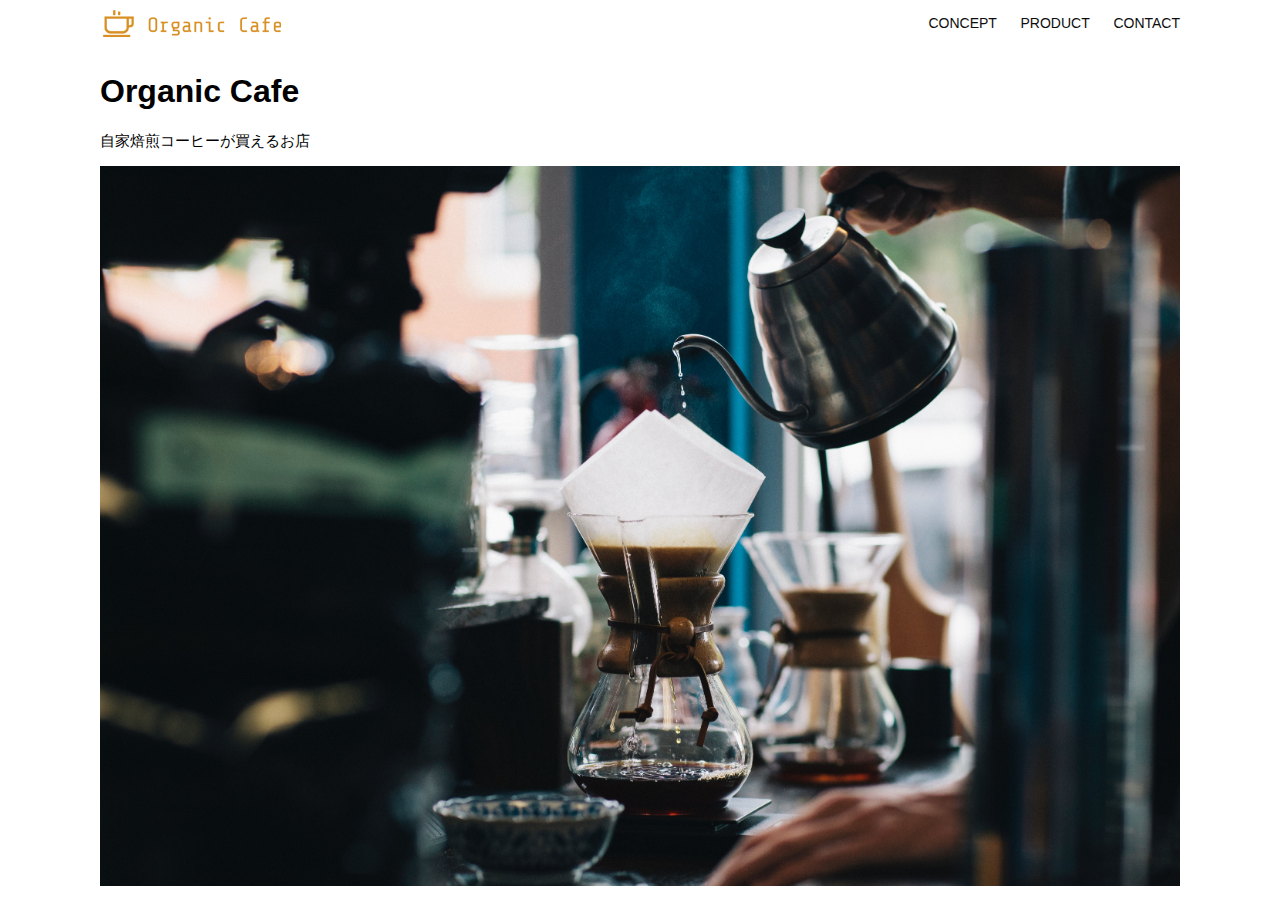
<file: html-css-kadai_013/index.html>
<!DOCTYPE html>
<html>
  <head>
    <title>Organic Cafe</title>
    <meta charset="UTF-8" />
    <meta name="description" content="自家焙煎のコーヒーがお家で楽しめるOrganic Cafe"/>
    <meta name="viewport" content="width=device-width, initial-scale=1.0" />
    <link rel="stylesheet" href="style.css" />
  </head>
  <body>
    <!-- ヘッダー -->
    <header>
      <!-- ロゴ -->
      <a href="index.html" id="logo"><img src="images/logo.png" alt="トップページに戻る"/></a>

      <!-- PC用ナビゲーション -->
      <nav id="nav-pc">
        <a href="index.html#concept">CONCEPT</a>
        <a href="index.html#product">PRODUCT</a>
        <a href="index.html#contact">CONTACT</a>
      </nav>

      <img id="menu-sp" src="images/button-menu.png" alt="ナビゲーションを開く" onclick="document.getElementById('nav-sp').style.display = 'block'">
      <nav id="nav-sp">
        <img id="close" src="images/button-close.png" alt="ナビゲーションを閉じる" onclick="document.getElementById('nav-sp').style.display = 'none'">
        <a id="logo-sp" href="index.html" onclick="document.getElementById('nav-sp').style.display = 'none'"><img src="images/logo-sp.png" alt="トップページに戻る"></a>
        <a class="menu" href="index.html#concept" onclick="document.getElementById('nav-sp').style.display = 'none'">CONCEPT</a>
        <a class="menu" href="index.html#product" onclick="document.getElementById('nav-sp').style.display = 'none'">PRODUCT</a>
        <a class="menu" href="index.html#contact" onclick="document.getElementById('nav-sp').style.display = 'none'">CONTACT</a>
      </nav>
    </header>

    <main>
      <article>
        <!-- メインビジュアル -->
        <section id="main-visual">
          <div id="main-message">
            <h1>Organic Cafe</h1>
            <p>自家焙煎コーヒーが買えるお店</p>
          </div>
          <img src="images/main-image.jpg" alt="コーヒーをハンドドリップで淹れる画像"/>
        </section>
      </article>
    </main>
  </body>
</html>
</file>
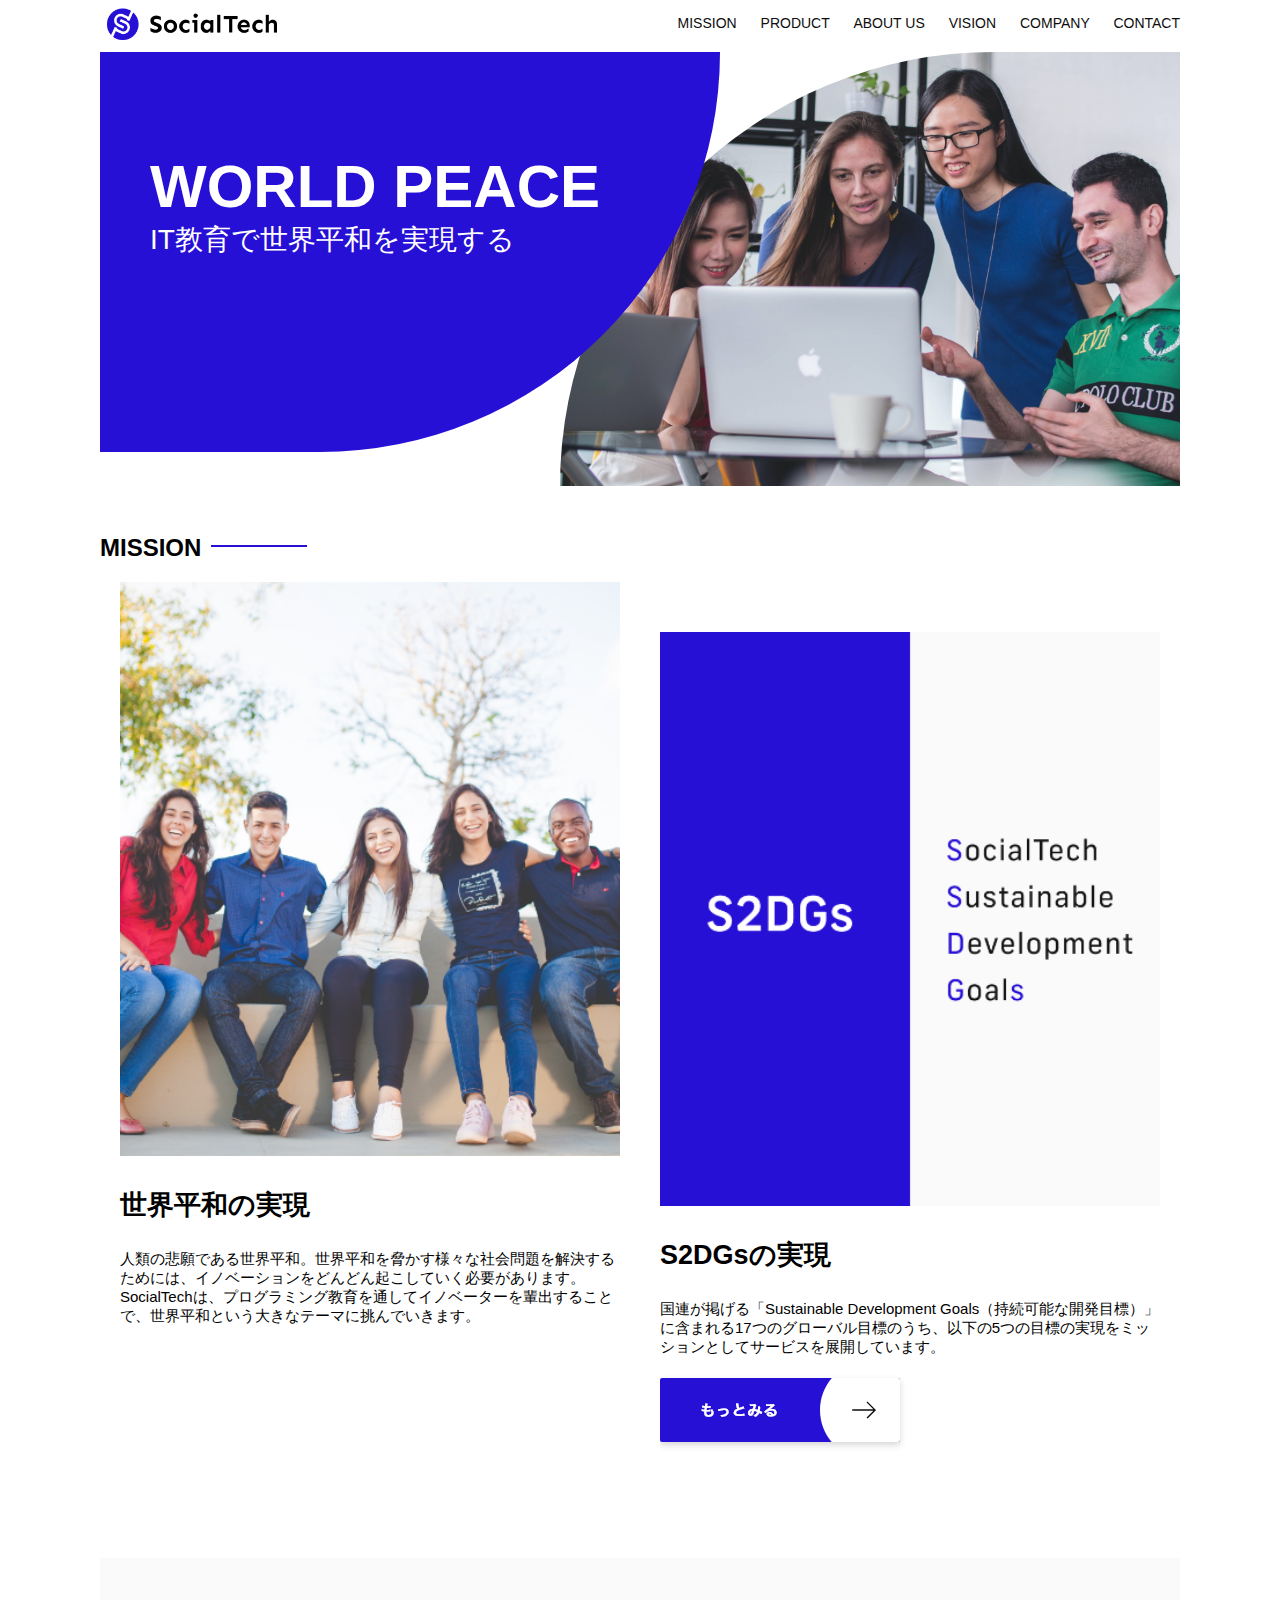
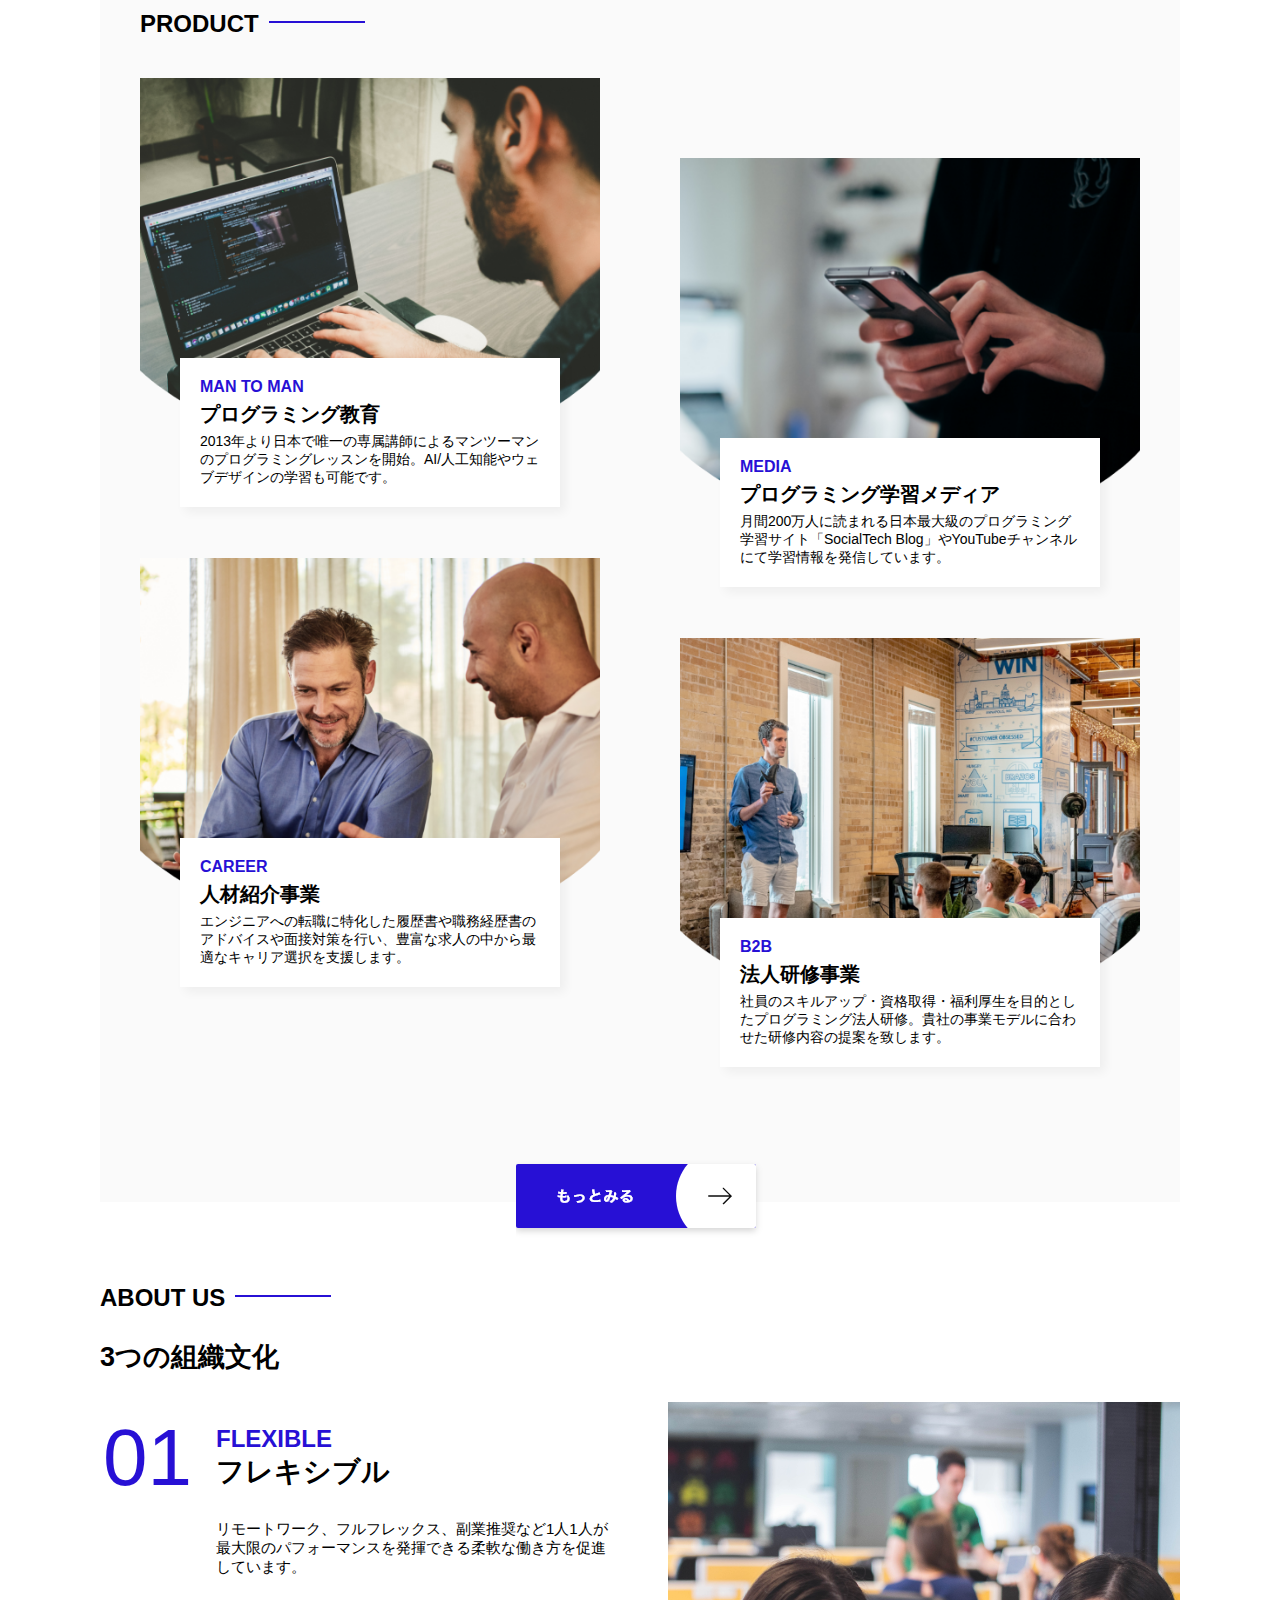
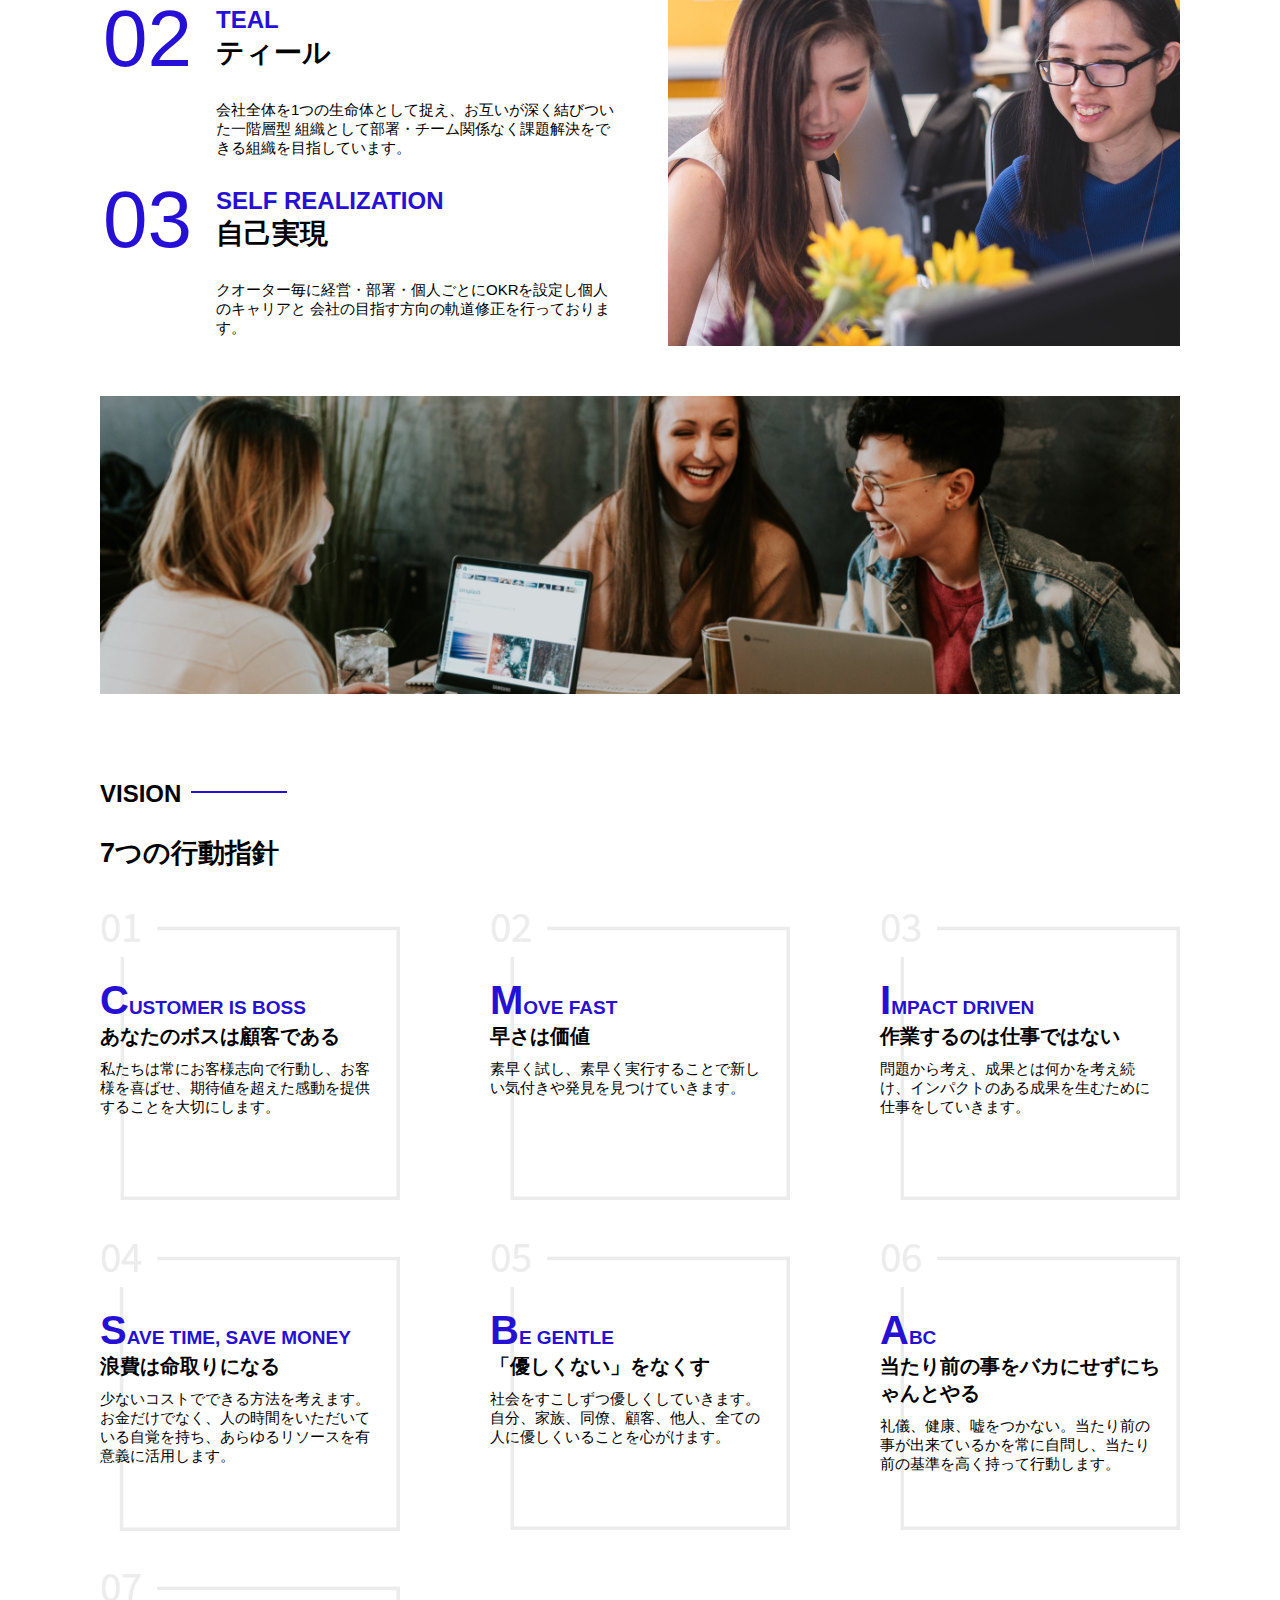
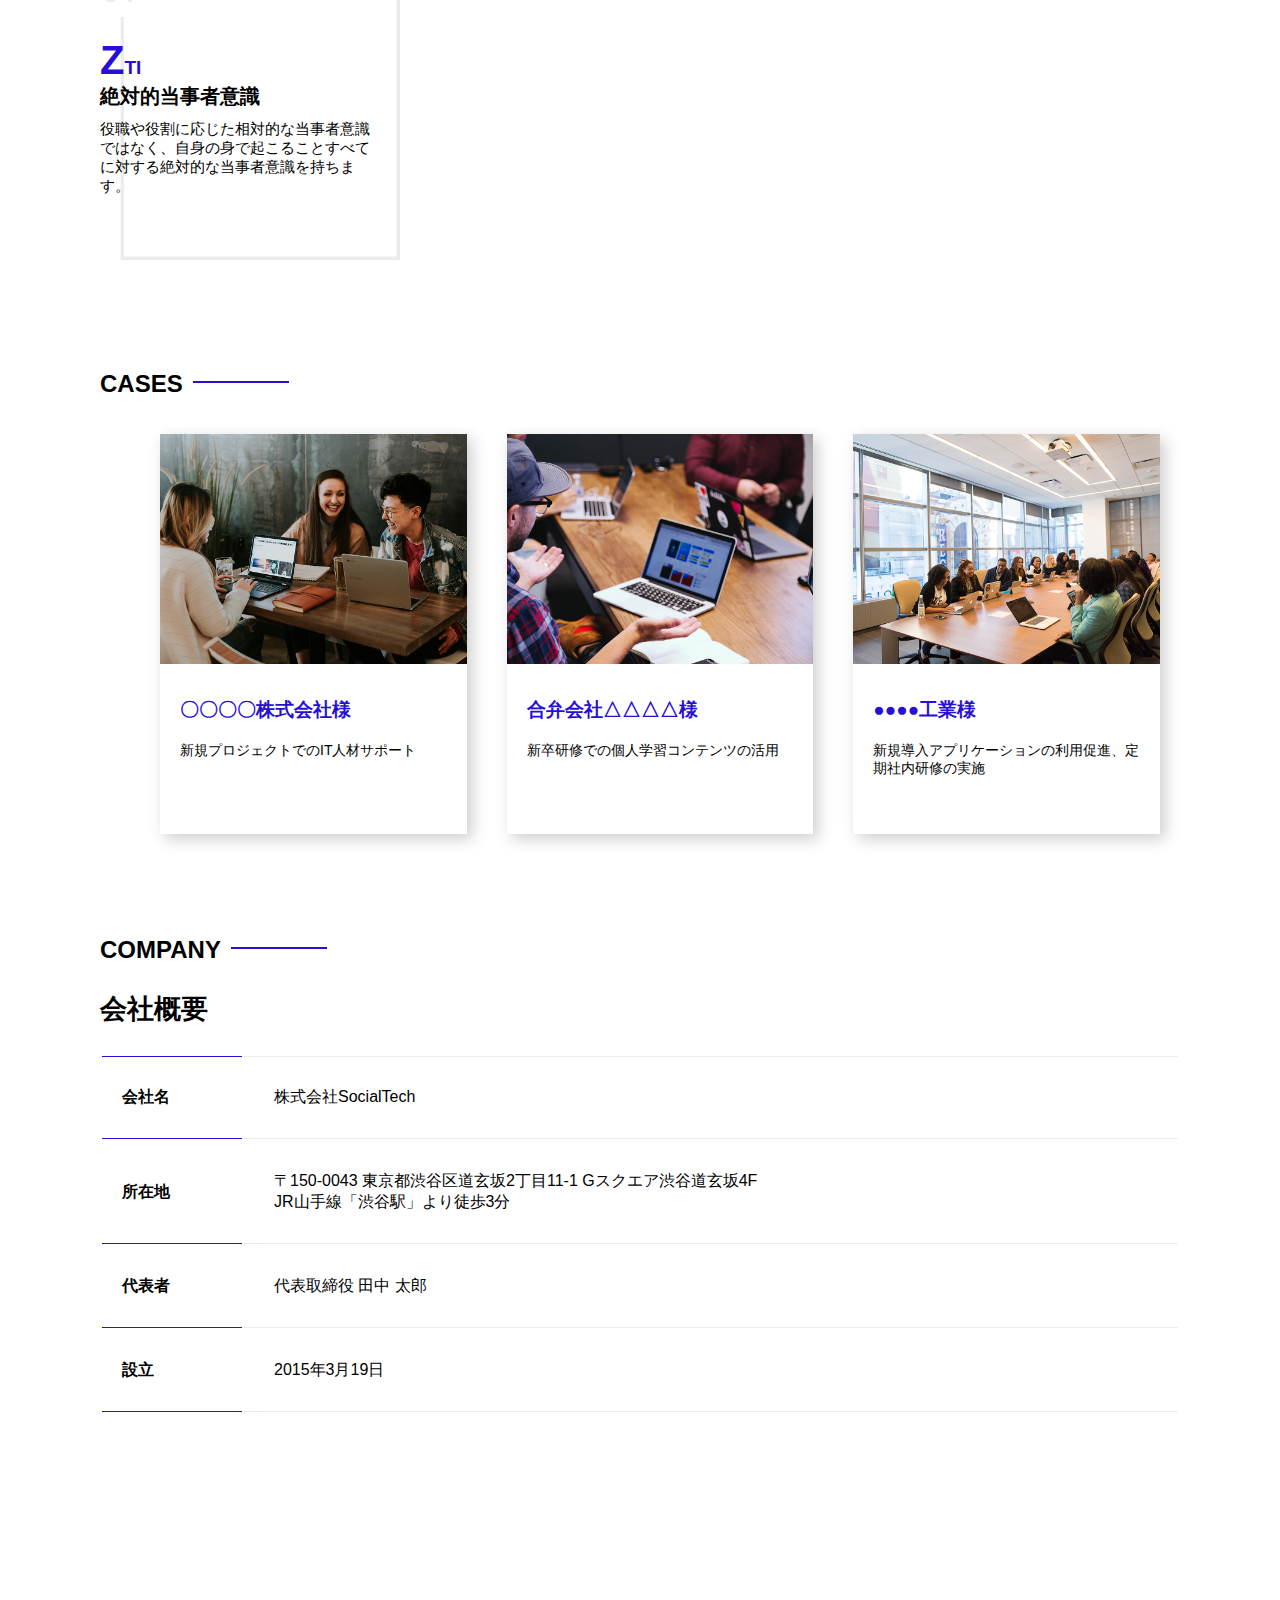
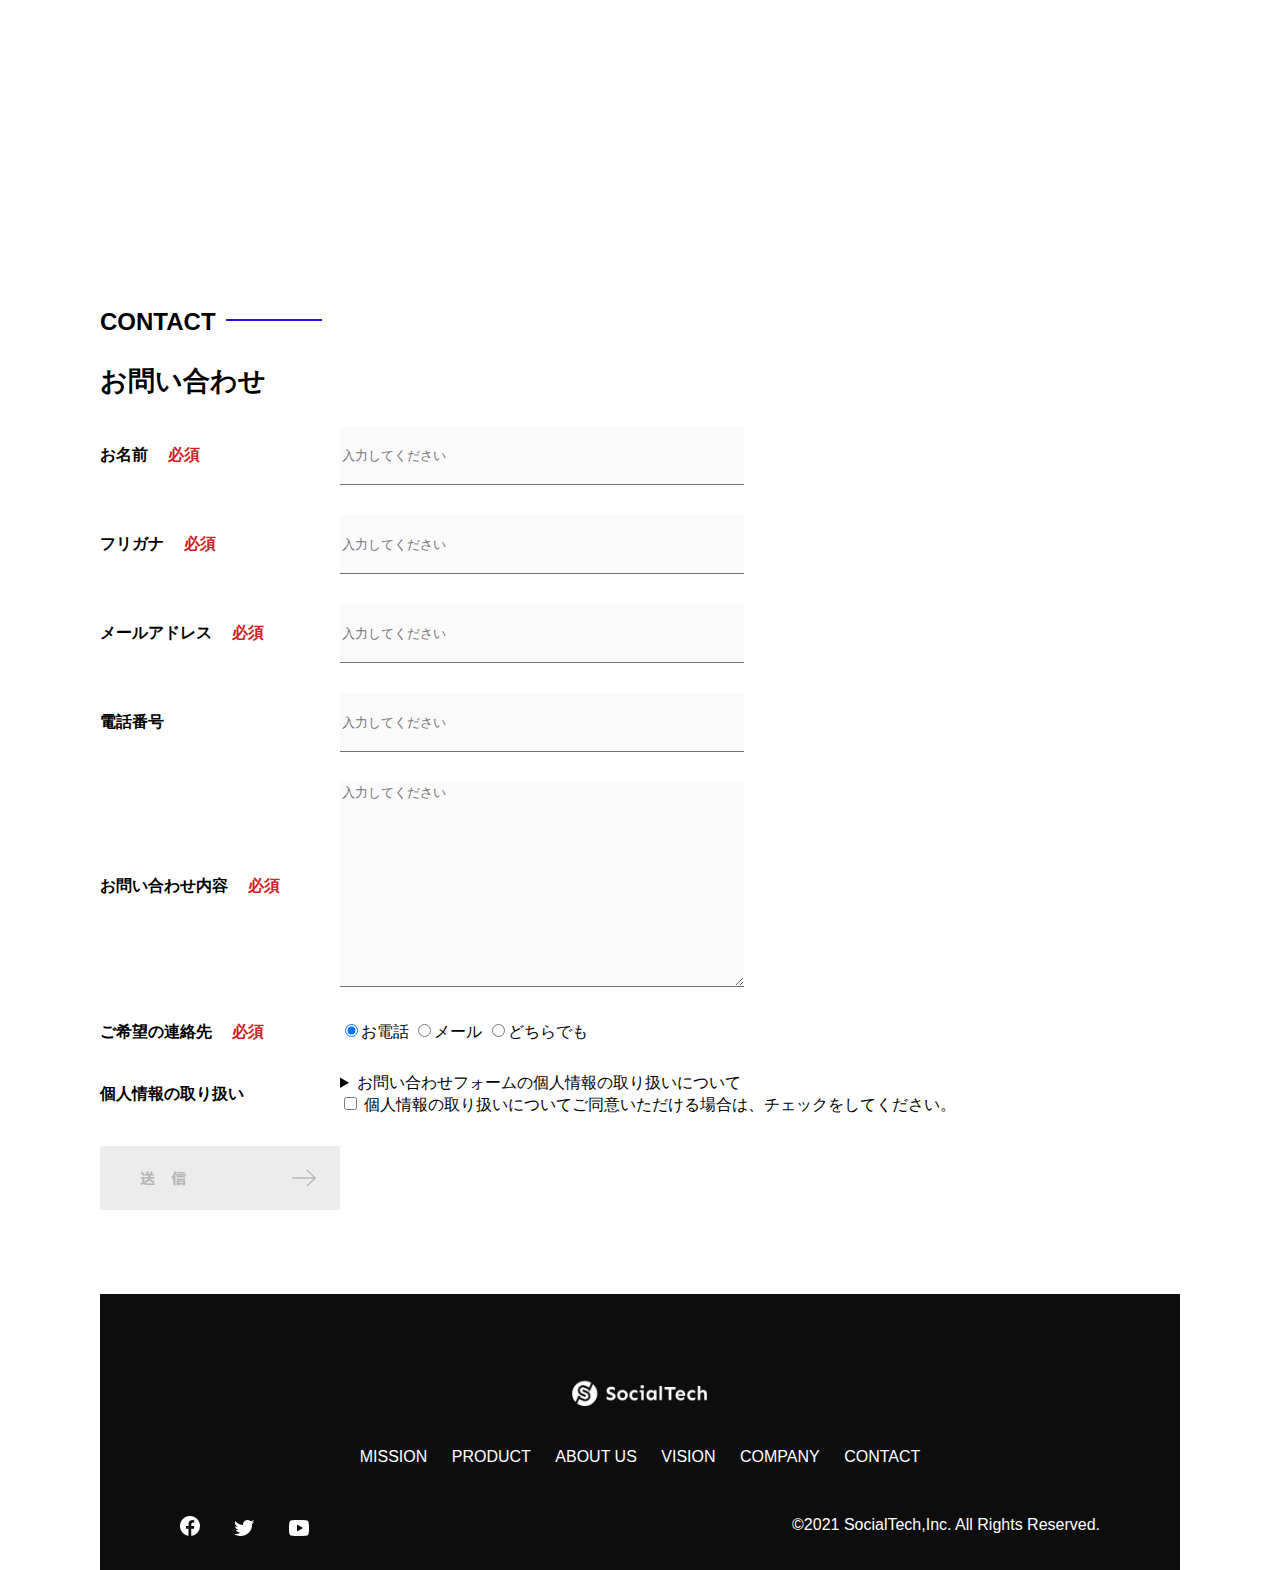
<file: kadai_tutorial_output/index.html>
<!DOCTYPE html>
<html>
  <head>
    <title>SocialTech</title>
    <meta charset="UTF-8">
    <meta name="description" content="SocialTechはEdTech業界のリーディングカンパニーを目指します。">
    <meta name="viewport" content="width=device-width,initial-scale=1.0">
    <link rel="stylesheet" href="style.css">
  </head>
  <body>
    <!--ヘッダー-->
    <header>
      <a href="index.html" id="logo"><img src="images/logo.png" alt="トップページに戻る"></a>

      <!--PC用ナビゲーション-->
      <nav id="nav-pc">
        <a href="mission.html">MISSION</a>
        <a href="product.html">PRODUCT</a>
        <a href="index.html#aboutus">ABOUT US</a>
        <a href="index.html#vision">VISION</a>
        <a href="index.html#company">COMPANY</a>
        <a href="index.html#contact">CONTACT</a>
      </nav>
      <!--スマホ用メニューボタン-->
      <img id="menu-sp" src="images/button-menu.png" alt="ナビゲーションを開く" onclick="document.getElementById('nav-sp').style.display = 'block'">

      <nav id="nav-sp">
        <img id="close" src="images/button-close.png" alt="ナビゲーションを閉じる" onclick="document.getElementById('nav-sp').style.display = 'none'">
        <a id="logo-sp" href="index.html" onclick="document.getElementById('nav-sp').style.display = 'none'"><img
        src="images/logo-sp.png" alt="トップページに戻る"></a>
        <a class="menu" href="mission.html" onclick="document.getElementById('nav-sp').style.display = 'none'">MISSION</a>
        <a class="menu" href="product.html" onclick="document.getElementById('nav-sp').style.display = 'none'">PRODUCT</a>
        <a class="menu" href="index.html#aboutus" onclick="document.getElementById('nav-sp').style.display = 'none'">ABOUT
           US</a>
        <a class="menu" href="index.html#vision"
          onclick="document.getElementById('nav-sp').style.display = 'none'">VISION</a>
        <a class="menu" href="index.html#company"
          onclick="document.getElementById('nav-sp').style.display = 'none'">COMPANY</a>
        <a class="menu" href="index.html#contact"
          onclick="document.getElementById('nav-sp').style.display = 'none'">CONTACT</a>
        <div id="sns">
          <a href="https://www.facebook.com/sejuku2013"><img src="images/button-facebook.png" alt="Facebookのリンク"></a>
          <a href="https://twitter.com/samuraijuku"><img src="images/button-twitter.png" alt="Twitterのリンク"></a>
          <a href="https://www.youtube.com/channel/UCCFOQO5aDK0xXam4cUQXT8g"><img src="images/button-youtube.png" alt="YouTubeのリンク"></a>
        </div>
      </nav>
    </header>
    <main>
      <article>
        <!--メインビジュアル-->
        <section id="main-visual">
          <div id="main-message">
            <h1>WORLD PEACE</h1>
            <p>IT教育で世界平和を実現する</p>
          </div>
          <img src="images/index/index-main.png" alt="PCの周りに集まる多国籍の仲間たち">
        </section>
        <!--ミッション-->
        <section id="mission">
          <h2 class="index-h2">MISSION</h2>
          <div id="mission-flex">
            <div>
              <img id="mission-photo" src="images/index/index-mission.png" alt="屋外のベンチで写真を撮影する多国籍の仲間たち">
             <h3>世界平和の実現</h3>
             <p>
               人類の悲願である世界平和。世界平和を脅かす様々な社会問題を解決するためには、イノベーションをどんどん起こしていく必要があります。SocialTechは、プログラミング教育を通してイノベーターを輩出することで、世界平和という大きなテーマに挑んでいきます。
             </p>
            </div>
            <div>
             <img id="s2dgs" src="images/index/s2dgs.png" alt="S2DGs">
             <h3>S2DGsの実現</h3>
             <p>国連が掲げる「Sustainable Development Goals（持続可能な開発目標）」に含まれる17つのグローバル目標のうち、以下の5つの目標の実現をミッションとしてサービスを展開しています。</p>
             <a href="mission.html">
               <img src="images/button-more.png" alt="もっとみる">
             </a>
            </div>
          </div>
        </section>
        <!--プロダクト-->
        <section id="product">
          <h2 class="index-h2">PRODUCT</h2>
          <div>
            <div id="product-left">
              <div>
                <img class="product-photo" src="images/index/index-mantoman.png" alt="PCでコードを書く男性">
                <div class="product-explain">
                  <span>MAN TO MAN</span>
                  <h3>プログラミング教育</h3>
                  <p>2013年より日本で唯一の専属講師によるマンツーマンのプログラミングレッスンを開始。AI/人工知能やウェブデザインの学習も可能です。</p>
                </div>
              </div>
              <div>
                <img class="product-photo" src="images/index/index-career.png" alt="笑顔で話し合う2人の男性">
                <div class="product-explain">
                  <span>CAREER</span>
                  <h3>人材紹介事業</h3>
                  <p>エンジニアへの転職に特化した履歴書や職務経歴書のアドバイスや面接対策を行い、豊富な求人の中から最適なキャリア選択を支援します。</p>
                </div>
              </div>
            </div>
            <div id="product-right">
              <div>
                <img class="product-photo" src="images/index/index-media.png" alt="スマートフォンを操作する人">
                <div class="product-explain">
                  <span>MEDIA</span>
                  <h3>プログラミング学習メディア</h3>
                  <p>月間200万人に読まれる日本最大級のプログラミング学習サイト「SocialTech Blog」やYouTubeチャンネルにて学習情報を発信しています。</p>
                </div>
              </div>
              <div>
                <img class="product-photo" src="images/index/index-b2b.png" alt="講演中の男性とそれを聴く人々">
               <div class="product-explain">
                 <span>B2B</span>
                 <h3>法人研修事業</h3>
                 <p>社員のスキルアップ・資格取得・福利厚生を目的としたプログラミング法人研修。貴社の事業モデルに合わせた研修内容の提案を致します。</p>
               </div>
              </div>
            </div>
          </div>
          <div>
            <a id="product-more" href="product.html">
              <img src="images/button-more.png" alt="もっとみる">
            </a>
          </div>
        </section>
        <!--ABOUT US-->
        <section id="aboutus">
          <h2 class="index-h2">ABOUT US</h2>
          <h3>3つの組織文化</h3>
          <div>
            <table class="culture-table">
              <tr>
                <td>
                  <span class="culture-num">01</span>
                </td>
                <td>
                  <span class="culture-en">FLEXIBLE</span>
                  <span class="culture-jp">フレキシブル</span>
                </td>
              </tr>
              <tr>
                <td>
                  <!--空のセル-->
                </td>
                <td>
                  <p class="culture-description">
                    リモートワーク、フルフレックス、副業推奨など1人1人が最大限のパフォーマンスを発揮できる柔軟な働き方を促進しています。
                  </p>
                </td>
              </tr>
              <tr>
                <td>
                  <span class="culture-num">02</span>
                </td>
                <td>
                  <span class="culture-en">TEAL</span>
                  <span class="culture-jp">ティール</span>
                </td>
              </tr>
              <tr>
                <td>
                  <!--空のセル-->
                </td>
                <td>
                  <p class="culture-description">
                    会社全体を1つの生命体として捉え、お互いが深く結びついた一階層型
                   組織として部署・チーム関係なく課題解決をできる組織を目指しています。
                  </p>
                </td>
              </tr>
              <tr>
                <td>
                  <span class="culture-num">03</span>
                </td>
                <td>
                  <span class="culture-en">SELF REALIZATION</span>
                  <span class="culture-jp">自己実現</span>
                </td>
              </tr>
              <tr>
                <td>
                  <!--空のセル-->
                </td>
                <td>
                  <p class="culture-description">
                    クオーター毎に経営・部署・個人ごとにOKRを設定し個人のキャリアと
                    会社の目指す方向の軌道修正を行っております。
                  </p>
                </td>
              </tr>
            </table>
            <img class="culture-img" src="images/index/index-aboutus1.png" alt="笑顔で話し合う2人の女性">
          </div>
          <img class="culture-img2" src="images/index/index-aboutus2.png" alt="笑顔で話し合う3人の男女">
        </section>
        <!--VISION-->
        <section id="vision">
          <h2 class="index-h2">VISION</h2>
          <h3>7つの行動指針</h3>
          <div>
            <div class="vision-box">
              <img src="images/index/vision-01.png" alt="01">
              <span>
                <h4>CUSTOMER IS BOSS</h4>
                <h5>あなたのボスは顧客である</h5>
                <p>私たちは常にお客様志向で行動し、お客様を喜ばせ、期待値を超えた感動を提供することを大切にします。</p>
              </span>
            </div>
            <div class="vision-box">
              <img src="images/index/vision-02.png" alt="02">
              <span>
                <h4>MOVE FAST</h4>
                <h5>早さは価値</h5>
                <p>素早く試し、素早く実行することで新しい気付きや発見を見つけていきます。</p>
              </span>
            </div>
            <div class="vision-box">
              <img src="images/index/vision-03.png" alt="03">
              <span>
                <h4>IMPACT DRIVEN</h4>
                <h5>作業するのは仕事ではない</h5>
                <p>問題から考え、成果とは何かを考え続け、インパクトのある成果を生むために仕事をしていきます。</p>
              </span>
            </div>
            <div class="vision-box">
              <img src="images/index/vision-04.png" alt="04">
              <span>
                <h4>SAVE TIME, SAVE MONEY</h4>
                <h5>浪費は命取りになる</h5>
                <p>少ないコストでできる方法を考えます。お金だけでなく、人の時間をいただいている自覚を持ち、あらゆるリソースを有意義に活用します。</p>
              </span>
            </div>
            <div class="vision-box">
              <img src="images/index/vision-05.png" alt="05">
              <span>
                <h4>BE GENTLE</h4>
                <h5>「優しくない」をなくす</h5>
                <p>社会をすこしずつ優しくしていきます。自分、家族、同僚、顧客、他人、全ての人に優しくいることを心がけます。</p>
              </span>
            </div>
            <div class="vision-box">
              <img src="images/index/vision-06.png" alt="06">
              <span>
                <h4>ABC</h4>
                <h5>当たり前の事をバカにせずにちゃんとやる</h5>
                <p>礼儀、健康、嘘をつかない。当たり前の事が出来ているかを常に自問し、当たり前の基準を高く持って行動します。</p>
              </span>
            </div>
            <div class="vision-box">
              <img src="images/index/vision-07.png" alt="07">
              <span>
                <h4>ZTI</h4>
                <h5>絶対的当事者意識</h5>
                <p>役職や役割に応じた相対的な当事者意識ではなく、自身の身で起こることすべてに対する絶対的な当事者意識を持ちます。</p>
              </span>
            </div>
          </div>
        </section>
        <section id="cases">
          <h2 class="index-h2">CASES</h2>
          <ul>
          <li class="case-card">
            <img class="case-img" src="images/index/case-1.png" alt="仲良く語り合う3人">
            <div class="case-info">
              <h3 class="case-name">〇〇〇〇株式会社様</h3>
              <p class="case-content">新規プロジェクトでのIT人材サポート</p>
            </div>
          </li>
          <li class="case-card">
            <img class="case-img" src="images/index/case-2.png" alt="PCでコンテンツを見る">
            <div class="case-info">
              <h3 class="case-name">合弁会社△△△△様</h3>
              <p class="case-content">新卒研修での個人学習コンテンツの活用</p>
            </div>
          </li>
          <li class="case-card">
            <img class="case-img" src="images/index/case-3.png" alt="社内研修中の会議室">
            <div class="case-info">
              <h3 class="case-name">●●●●工業様</h3>
              <p class="case-content">新規導入アプリケーションの利用促進、定期社内研修の実施</p>
            </div>
          </li>
        </ul>
        </section>
        <section id="company">
          <h2 class="index-h2">COMPANY</h2>
          <h3>会社概要</h3>
          <table id="company-table">
            <tr>
              <th class="tableheader-first">会社名</th>
             <td class="cell-first">株式会社SocialTech</td>
           </tr>
           <tr>
             <th class="tableheader">所在地</th>
             <td class="cell">〒150-0043 東京都渋谷区道玄坂2丁目11-1 Gスクエア渋谷道玄坂4F<br>JR山手線「渋谷駅」より徒歩3分</td>
           </tr>
           <tr>
             <th class="tableheader">代表者</th>
             <td class="cell">代表取締役 田中 太郎</td>
           </tr>
           <tr>
             <th class="tableheader">設立</th>
             <td class="cell">2015年3月19日</td>
            </tr>
          </table>
          <iframe 
          src="https://www.google.com/maps/embed?pb=!1m18!1m12!1m3!1d3241.772198204244!2d139.6934683764796!3d35.65798377259488!2m3!1f0!2f0!3f0!3m2!1i1024!2i768!4f13.1!3m3!1m2!1s0x60188caa00761ef7%3A0xca365495c8ced290!2z44CSMTUwLTAwNDMg5p2x5Lqs6YO95riL6LC35Yy66YGT546E5Z2C77yS5LiB55uu77yR77yRIEpNRuODk-ODq-a4i-iwtzAz!5e0!3m2!1sja!2sjp!4v1721474815624!5m2!1sja!2sjp" width="600" height="450" style="border:0;" allowfullscreen="" loading="lazy" referrerpolicy="no-referrer-when-downgrade">
          </iframe>
        </section>
        <!--お問い合わせフォーム-->
        <section id="contact">
          <h2 class="index-h2">CONTACT</h2>
          <h3>お問い合わせ</h3>
          <form action="https://api.staticforms.xyz/submit" method="post">
            <input type="text" name="honeypot" style="display:none">
        <input type="hidden" name="accessKey" value="ebf4ce06-a024-4130-802d-1413f7317a5b">
        <input type="hidden" name="subject" value="お問い合わせフォーム" />
        <input type="hidden" name="replyTo" value="hirokihirose3@gmail.com">
        <input type="hidden" name="redirectTo" value="">
            <div>
              <div class="contact-heading">
                <label class="contact-label">お名前<span class="contact-span">必須</span></label>
              </div>
              <div>
                <input type="text" name="name" placeholder="入力してください" class="contact-textbox">
              </div>
            </div>
            <div>
              <div class="contact-heading">
                <label class="contact-label">フリガナ<span class="contact-span">必須</span></label>
              </div>
              <div>
                <input type="text" name="hurigana" placeholder="入力してください" class="contact-textbox">
              </div>
            </div>
            <div>
              <div class="contact-heading">
                <label class="contact-label">メールアドレス<span class="contact-span">必須</span></label>
              </div>
              <div>
                <input type="text" name="email" placeholder="入力してください" class="contact-textbox">
              </div>
            </div>
            <div>
              <div class="contact-heading">
                <label class="contact-label">電話番号</label>
              </div>
              <div>
                <input type="text" name="tel" placeholder="入力してください" class="contact-textbox">
              </div>
            </div>
            <div>
              <div class="contact-heading">
                <label class="contact-label">お問い合わせ内容<span class="contact-span">必須</span></label>
              </div>
              <div>
                <textarea class="contact-textarea" placeholder="入力してください" name="message"></textarea>
              </div>
            </div>
            <div>
              <div class="contact-heading">
                <label class="contact-label">ご希望の連絡先<span class="contact-span">必須</span></label>
              </div>
              <div>
                <input class="radiobutton" type="radio" value="tel" name="contact" checked><label>お電話</label>
                <input class="radiobutton" type="radio" value="mail" name="contact"><label>メール</label>
                <input class="radiobutton" type="radio" value="both" name="contact"><label>どちらでも</label>
              </div>
            </div>
            <div>
              <div class="contact-heading">
                <label class="contact-label">個人情報の取り扱い</label>
              </div>
              <div>
                <details>
                  <summary>お問い合わせフォームの個人情報の取り扱いについて</summary>
                  <div>
                    <span>１．組織の名称又は氏名</span><br>
                    株式会社SocialTech<br><br>
                    <span>２．個人情報保護管理者（若しくはその代理人）の氏名又は職名、所属及び連絡先
                      鈴木 一郎 コーポレート部</span><br>
                      メールアドレス：support@socialtech.net<br>
                      TEL：03-xxxx-xxxx<br>
                      <span>３．個人情報の利用目的</span><br>
                      ・本サービス及び本サービスに関連する情報の提供又はそれらに関する連絡のため<br>
                   ・ユーザーの本人確認のため<br>
                   ・当社サービスのご案内のため<br>
                   ・当社の商品等の広告または宣伝（電子メールによるものを含むものとします。）<br><br>
                   <span>４．個人情報の取り扱い業務の委託</span><br>
                   個人情報の取扱業務の全部または一部を外部に業務委託する場合があります。<br>
                   その際、弊社は、個人情報を適切に保護できる管理体制を敷き実行していることを条件として<br>
                   委託先を厳選したうえで、機密保持契約を委託先と締結し、お客様の個人情報を厳密に管理させます。<br><br>
                   <span>５．個人情報の開示等の請求</span><br>
                   お客様は、弊社に対してご自身の個人情報の開示等（利用目的の通知、開示、内容の訂正・追加・削除、利用の停止または消去、第三者への提供の停止）に関して、当社問合わせ窓口に申し出ることができます。<br>
                   その際、弊社はお客様ご本人を確認させていただいたうえで、合理的な期間内に対応いたします。<br><br>
                   なお、個人情報に関する弊社問合わせ先は、次の通りです。<br><br>
                   株式会社SocialTech　個人情報問合せ窓口<br>
                   〒150-0043　東京都渋谷区道玄坂2丁目11-1 Ｇスクエア渋谷道玄坂 4F<br>
                   メールアドレス：support@socialtech.net　TEL：03-xxxx-xxxx<br><br>
                   <span>６．個人情報を提供されることの任意性について</span><br><br>
                   お客様がご自身の個人情報を弊社に提供されるか否かは、お客様のご判断によりますが、もしご提供されない場合には、適切なサービスが提供できない場合がありますので予めご了承ください。
                  </div>
                </details>
                <input type="checkbox" name="agree">
                <span>個人情報の取り扱いについてご同意いただける場合は、チェックをしてください。</span>
              </div>
            </div>
            <input type="image" src="images/button-submit.png" alt="送信する">
          </form>
        </section>
      </article>
      <footer>
        <div id="footer-logo">
          <img src="images/logo-sp.png" alt="SocialTech">
        </div>
        <div id="footer-link">
          <a href="mission.html">MISSION</a>
          <a href="product.html">PRODUCT</a>
          <a href="index.html#aboutus">ABOUT US</a>
          <a href="index.html#vision">VISION</a>
          <a href="index.html#company">COMPANY</a>
          <a href="index.html#contact">CONTACT</a>
        </div>
        <div id="sns-footer">
          <a href="https://www.facebook.com/sejuku2013"><img src="images/button-facebook.png" alt="Facebookのリンク"></a>
          <a href="https://twitter.com/samuraijuku"><img src="images/button-twitter.png" alt="Twitterのリンク"></a>
          <a href="https://www.youtube.com/channel/UCCFOQO5aDK0xXam4cUQXT8g"><img src="images/button-youtube.png" alt="YouTubeのリンク"></a>
          <span id="copyright">&copy;2021 SocialTech,Inc. All Rights Reserved.</span>
        </div>
      </footer>
    </main>
  </body>
</html>
</file>
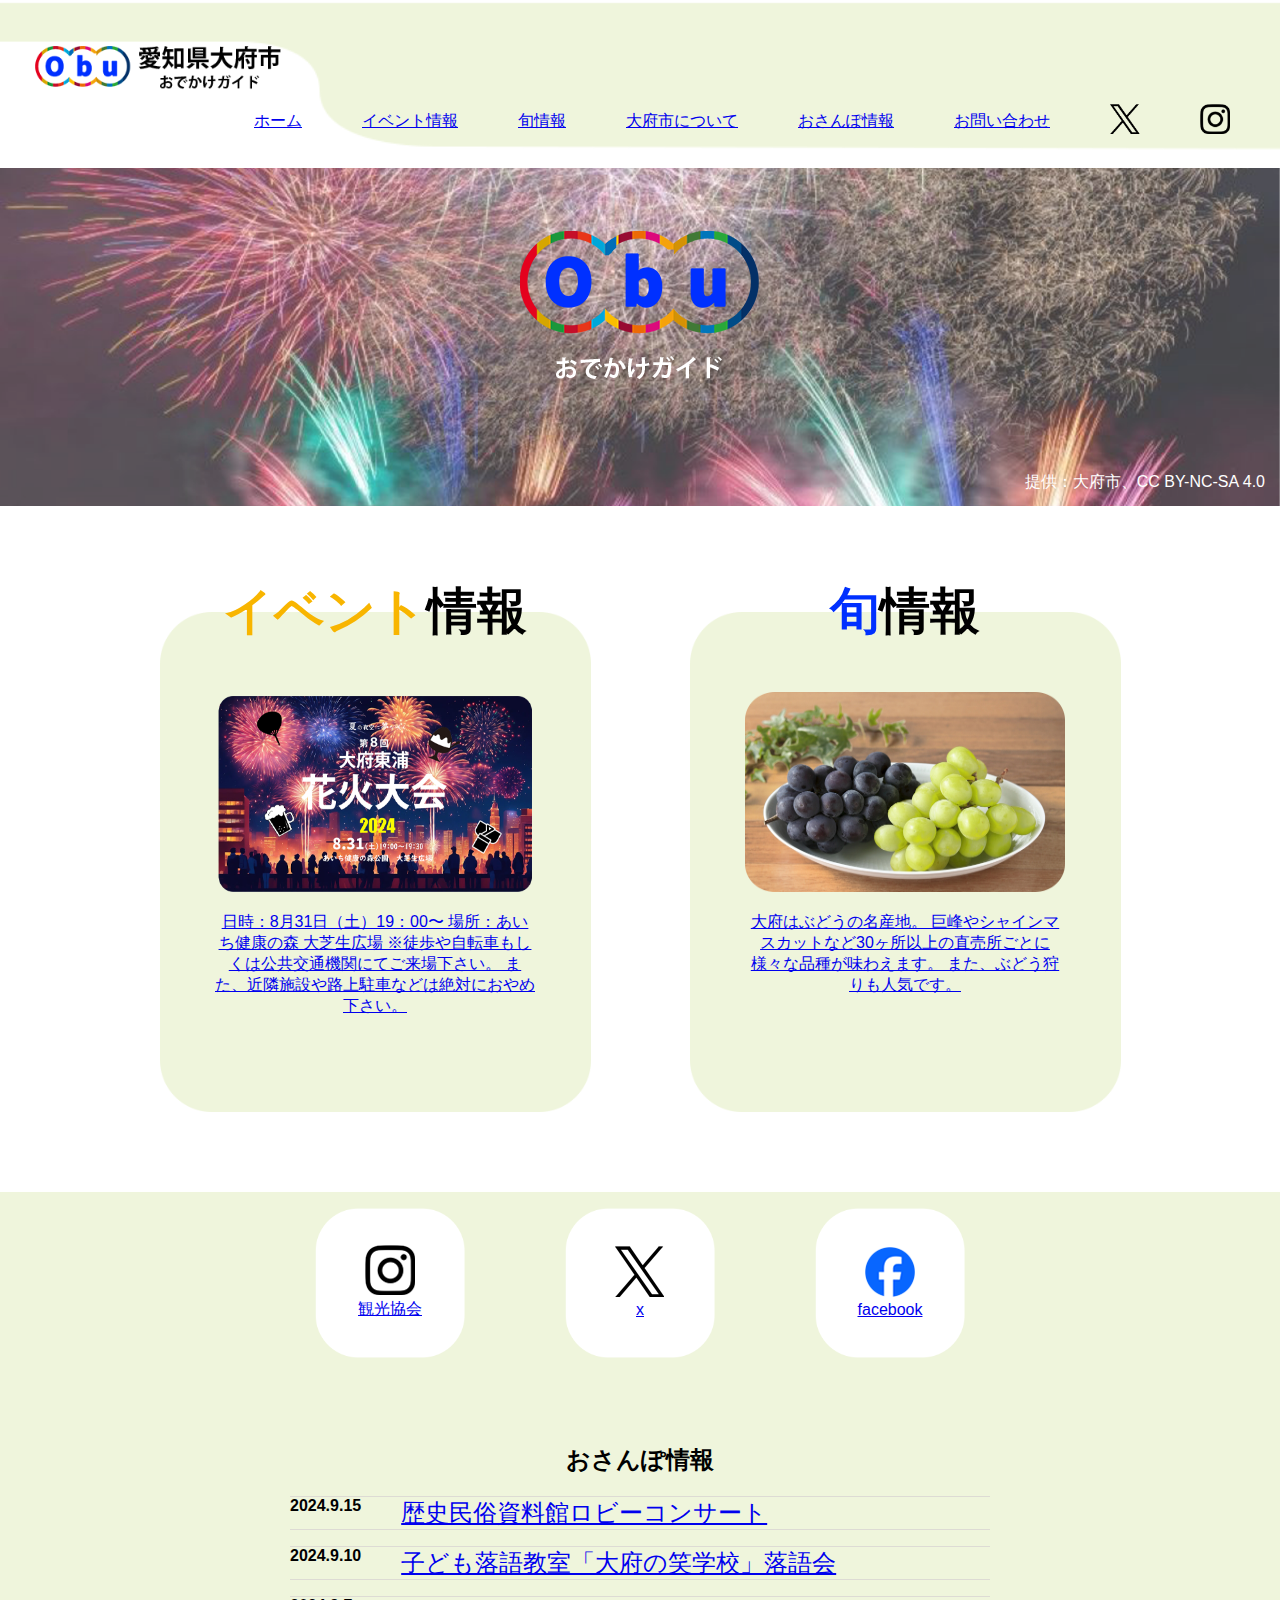
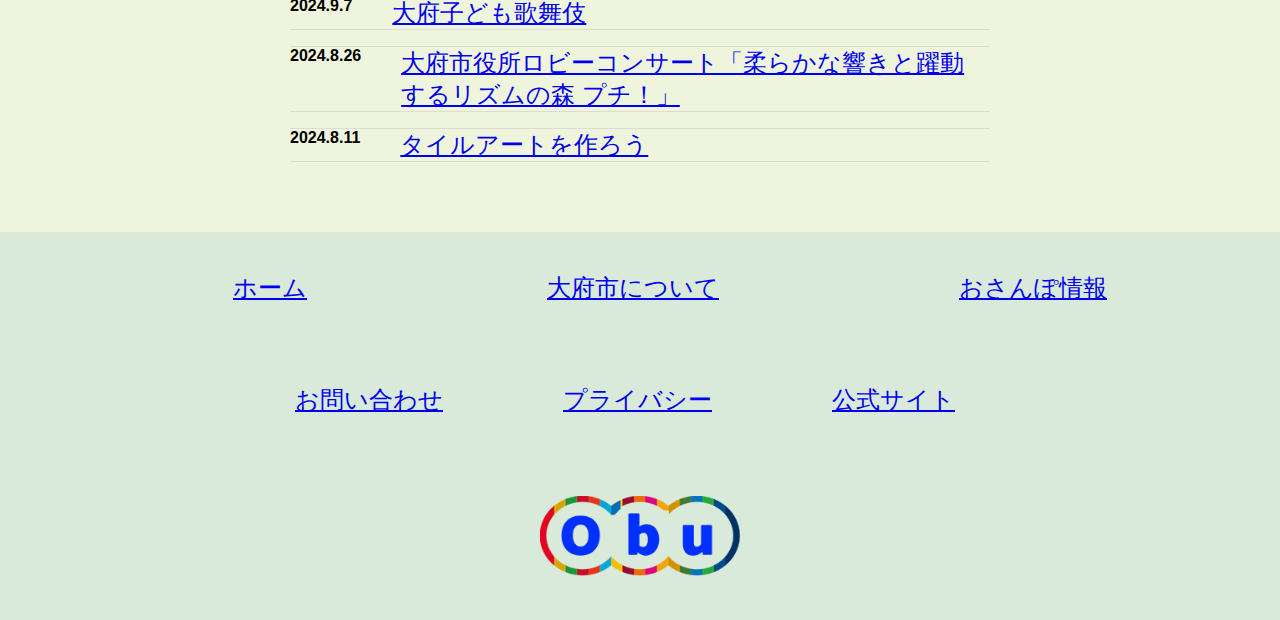
<file: obu_guide/index.html>
<!DOCTYPE html>
<html>
<head>
  <title>大府市～お出かけガイド～</title>
  <meta charset="UTF-8">
  <meta name="description" content="大府市の魅力を紹介します。">
  <meta name="viewport" content="width=device-width, initial-scale=1.0">
  <link rel="stylesheet" href="style.css">  
</head>
<body>
  <header>
    <div class="header-background">
      <a href="index.html"><img id="header-logo" src="images/logo2.png" alt="トップページに戻る"></a> 
      <!-- PC用ナビゲーション-->
      <nav id="headNavi">
        <ul id="siteNavi"> 
          <li>
            <a class="header-content" href="index.html">ホーム</a>
          </li>
          <li>
            <a class="header-content" href="event-info.html">イベント情報</a>
          </li>
          <li>
            <a class="header-content" href="syun-info.html">旬情報</a>
          </li>
          <li>
            <a class="header-content" href="obu-about.html">大府市について</a>
          </li>
          <li>
            <a class="header-content" href="walk-info.html">おさんぽ情報</a>
          </li>
          <li>
            <a class="header-content" href="contact.html">お問い合わせ</a>
          </li>
        </ul>
        <ul id="socialNavi">
          <li>
            <a href="https://x.com/obu_city"><img class="header-content" src="images/x1.png" alt="x"></a>
          </li>
          <li>
            <a href="https://www.instagram.com/obu_city_official/"><img class="header-content" src="images/instagram1.png" alt="instagram"></a>
          </li>
        </ul>
      </nav>
      <!--スマホ用-->
      <img id="menu-sp" src="images/menu-button.png" alt="ナビゲーションを開く" onclick="document.getElementById('nav-sp').style.display = 'block'">

      <!--スマホ用ナビゲーション-->
      <nav id="nav-sp">
        <img id="close" src="images/close-button.png" alt="ナビゲーションを閉じる" onclick="document.getElementById('nav-sp').style.display = 'none'">
        <a id="logo-sp" href="index.html" onclick="document.getElementById('nav-sp').style.display = 'none'"><img
            src="images/logo2.png" alt="トップページに戻る"></a>
        <a class="menu" href="index.html" onclick="document.getElementById('nav-sp').style.display = 'none'">ホーム</a>
        <a class="menu" href="event-list.html" onclick="document.getElementById('nav-sp').style.display = 'none'">イベント情報</a>
        <a class="menu" href="syun-list" onclick="document.getElementById('nav-sp').style.display = 'none'">旬情報</a>
        <a class="menu" href="obu-about.html"
          onclick="document.getElementById('nav-sp').style.display = 'none'">大府市について</a>
        <a class="menu" href="walk-info.html"
          onclick="document.getElementById('nav-sp').style.display = 'none'">おさんぽ情報</a>
        <a class="menu" href="contact.html"
          onclick="document.getElementById('nav-sp').style.display = 'none'">お問い合わせ</a>
        <div id="sns">
          <a href="https://x.com/obu_city"><img src="images/x1.png" alt="xのリンク"></a>
          <a href="https://www.instagram.com/obu_city_official/"><img src="images/instagram1.png" alt="instagramのリンク"></a>
        </div>
      </nav>
    </div>  
  </header>
  <main>
  <div id="carousel">
    <div class="css-carousel-slider3">       
      <div class="slide-wrap-main">
          <div class="slide"><img src="images/hanabi.png" alt=""></div>
      </div>
      <div class="slide-wrap">
          <div class="slide"><img src="images/hanabi.png" alt=""></div>
          <div class="slide"><img src="images/obu-station.png" alt=""></div>
          <div class="slide"><img src="images/flower.png" alt=""></div>
      </div>
    </div>
    <div id="logo3">
      <img src="images/logo3.png" alt="ロゴ">
    </div>
    <div id="sponsor">
      <p>提供：大府市、CC BY-NC-SA 4.0</p>
    </div>
  </div>
    <article>
      <div class="info">
        <div class="info-event">
          <section class="info-content">
            <h2 class="info-title1"><span class="info-title-decoration1">イベント</span>情報</h2>
            <a href="event-info.html" class="event-page">
              <div>
                <img src="images/hanabi_fes.png" width="320" height="200" alt="花火大会">
                </svg>
              </div>
              <p>
                日時：8月31日（土）19：00〜
                場所：あいち健康の森  大芝生広場
                ※徒歩や自転車もしくは公共交通機関にてご来場下さい。
                また、近隣施設や路上駐車などは絶対におやめ下さい。
              </p>
            </a>
          </section>
        </div>
        <div class="info-event">
          <section class="info-content">
            <h2 class="info-title1"><span class="info-title-decoration2">旬</span>情報</h2>
            <a href="syun-info.html" class="event-page">
              <div>
                <img src="images/grapes.png" width="320" height="200" alt="花火大会">
                </svg>
              </div>
              <p>
                大府はぶどうの名産地。
                巨峰やシャインマスカットなど30ヶ所以上の直売所ごとに様々な品種が味わえます。
                また、ぶどう狩りも人気です。
              </p>
            </a>
          </section>
        </div>
      </div>
    </article>
    <div id="aichi-image">
      <a href="obu-about.html"><img src="images/aichi.png"></a>
    </div>
    <article>
      <div id="walk-info">
        <div id="SNS-guide">
          <ul id="SNS-content1">
            <li class="SNS-content2">
              <a href="https://www.instagram.com/obukanko/">
                <img src="images/instagram1.png" alt="観光協会"><br>
                観光協会
              </a>
            </li>
            <li class="SNS-content2">
              <a href="https://x.com/obu_city">
                <img src="images/x1.png" alt="x"><br>
               x
              </a>
            </li>
            <li class="SNS-content2">
              <a href="https://www.facebook.com/city.OBU">
                <img src="images/facebook.png" alt="facebook"><br>
                facebook
              </a>
            </li>
          </ul>
        </div>
        <div class="walk-info-content">
          <h2>おさんぽ情報</h2>
          <section>
            <dl class="info-post">
              <dt>
                <em>2024.9.15</em>
              </dt>
              <dd>
                <a href="2024.9.15.html" class="info-post-content">歴史民俗資料館ロビーコンサート</a>
              </dd>                     
            </dl>
            <dl class="info-post">
              <dt>
                <em>2024.9.10</em>
              </dt>
              <dd>
                <a href="2024.9.15.html" class="info-post-content">子ども落語教室「大府の笑学校」落語会</a>
              </dd>                     
            </dl>
            <dl class="info-post">
              <dt>
                <em>2024.9.7</em>
              </dt>
              <dd>
                <a href="2024.9.15.html" class="info-post-content">大府子ども歌舞伎</a>
              </dd>                     
            </dl>
            <dl class="info-post">
              <dt>
                <em>2024.8.26</em>
              </dt>
              <dd>
                <a href="2024.9.15.html" class="info-post-content"> 大府市役所ロビーコンサート「柔らかな響きと躍動 するリズムの森 プチ！」</a>
              </dd>                     
            </dl> 
            <dl class="info-post">
              <dt>
                <em>2024.8.11</em>
              </dt>
              <dd>
                <a href="2024.9.15.html" class="info-post-content">タイルアートを作ろう</a>
              </dd>                     
            </dl>             
          </section>
        </div>
      </div>
    </article>
  </main>
  <footer>
    <ul>
      <li class="footer-li1">
        <a href="index.html" class="footer-content1">ホーム</a>
      </li>
      <li class="footer-li1">
        <a href="obu-about.html" class="footer-content1">大府市について</a>
      </li>
      <li class="footer-li1">
        <a href="walk-info.html" class="footer-content1">おさんぽ情報</a>
      </li>
    </ul>
    <ul>
      <li class="footer-li2">
        <a href="index.html" class="footer-content1">お問い合わせ</a>
      </li>
      <li class="footer-li2">
        <a href="index.html" class="footer-content1">プライバシー</a>
      </li>
      <li class="footer-li2">
        <a href="index.html" class="footer-content1">公式サイト</a>
      </li>
    </ul>
      <img src="images/logo.png" alt="ロゴ">
  </footer>
</body>
</html>
</file>
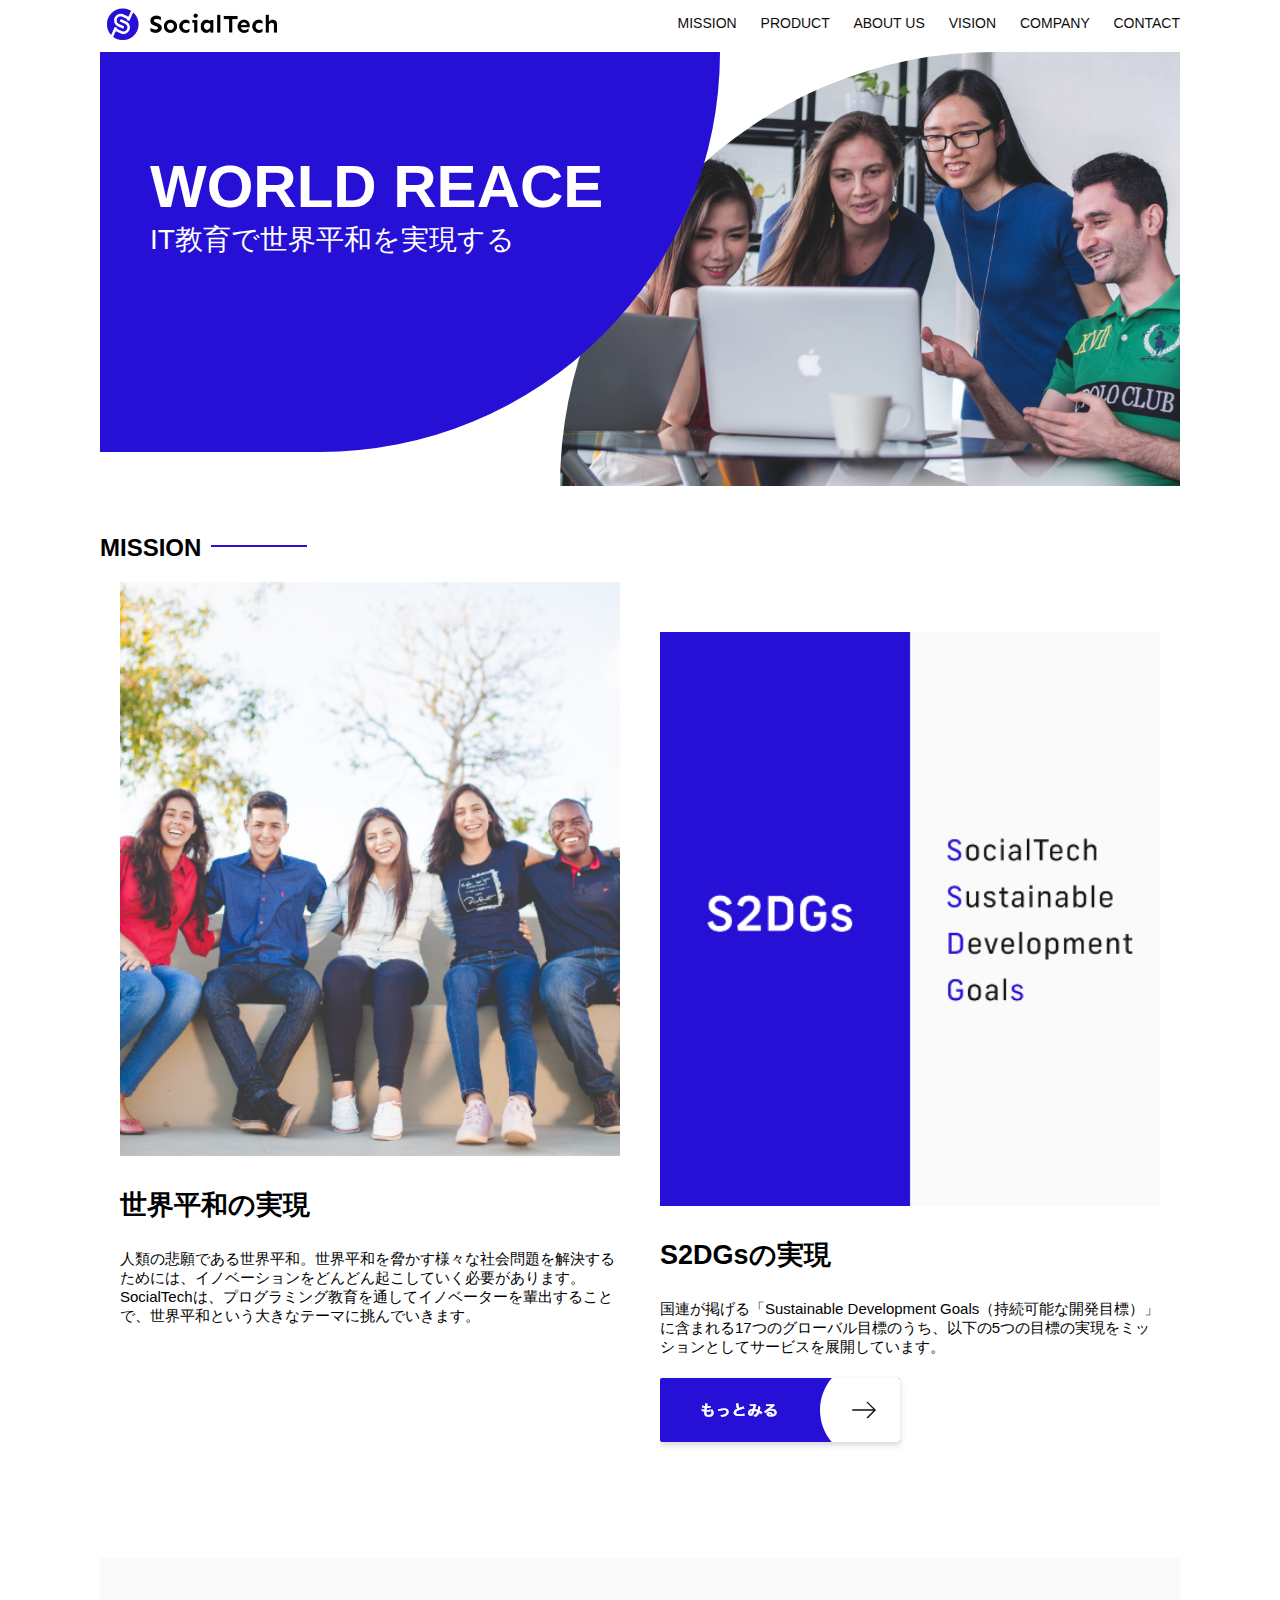
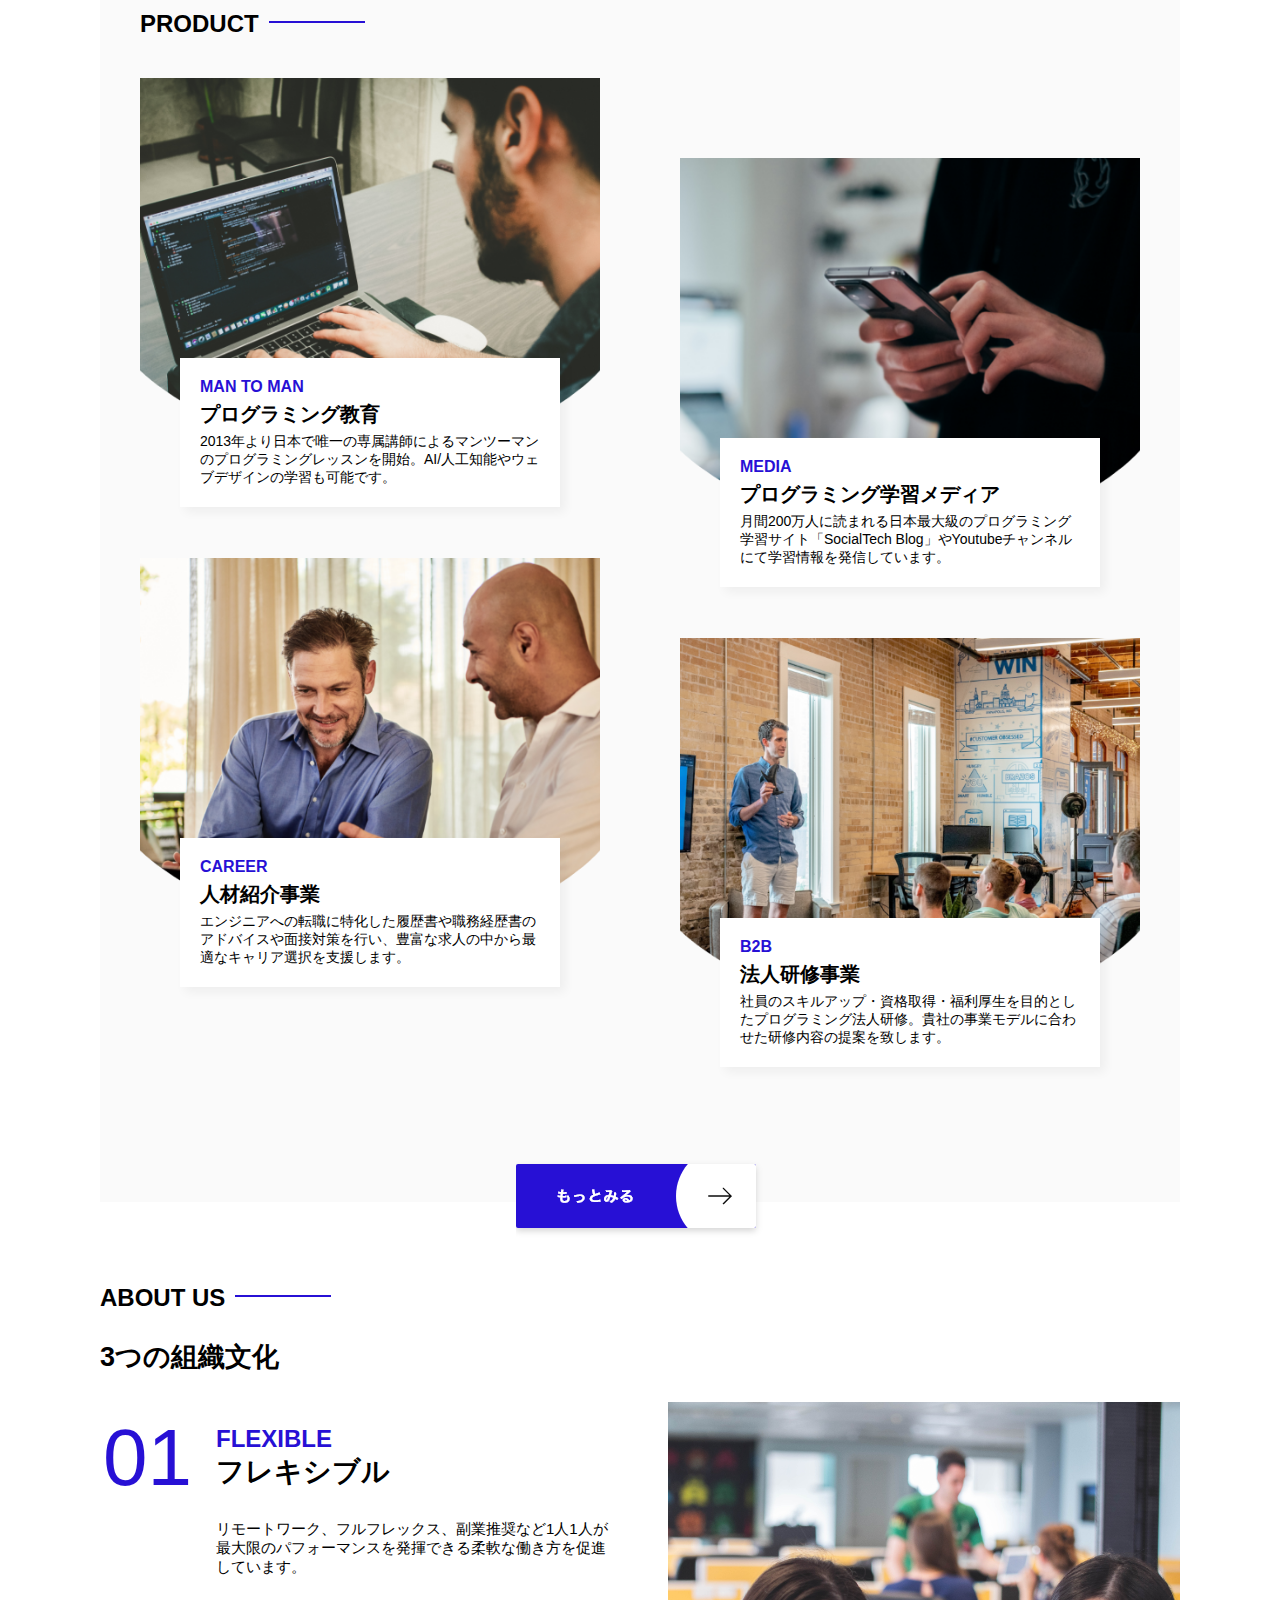
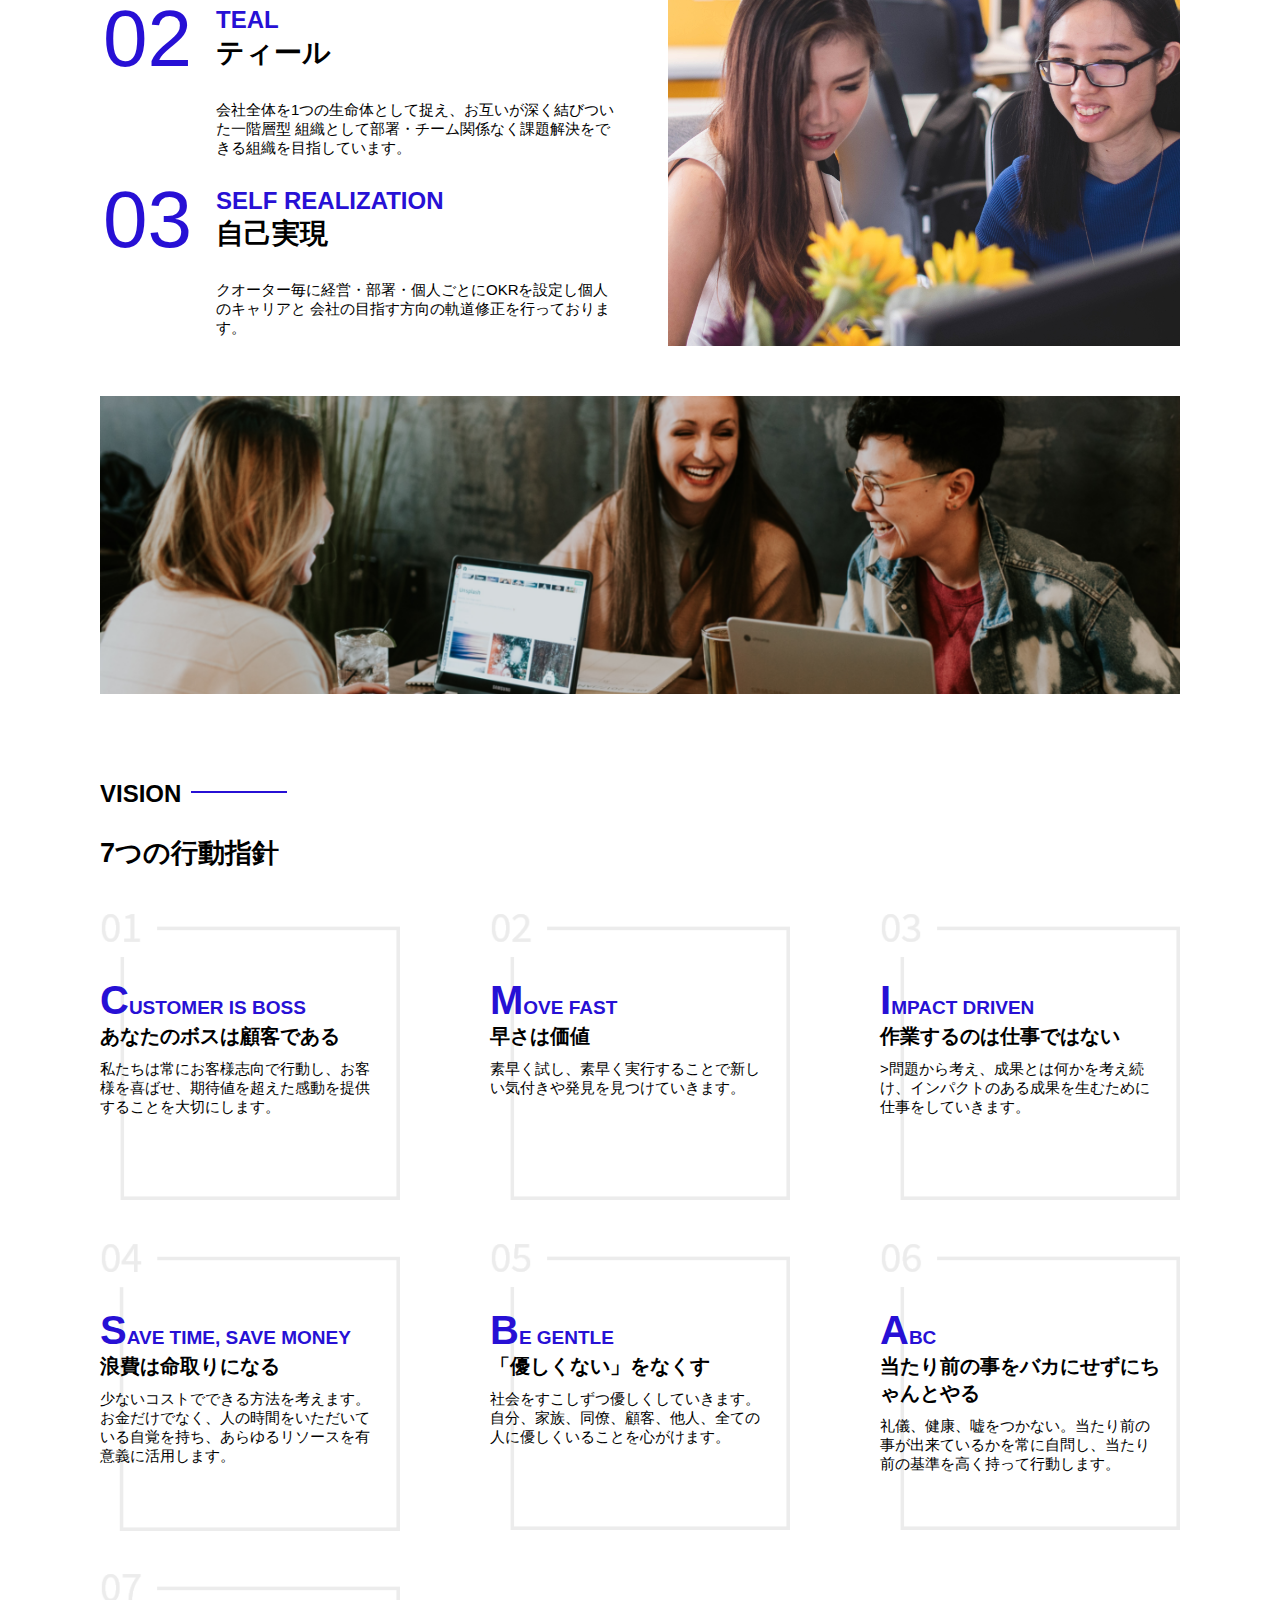
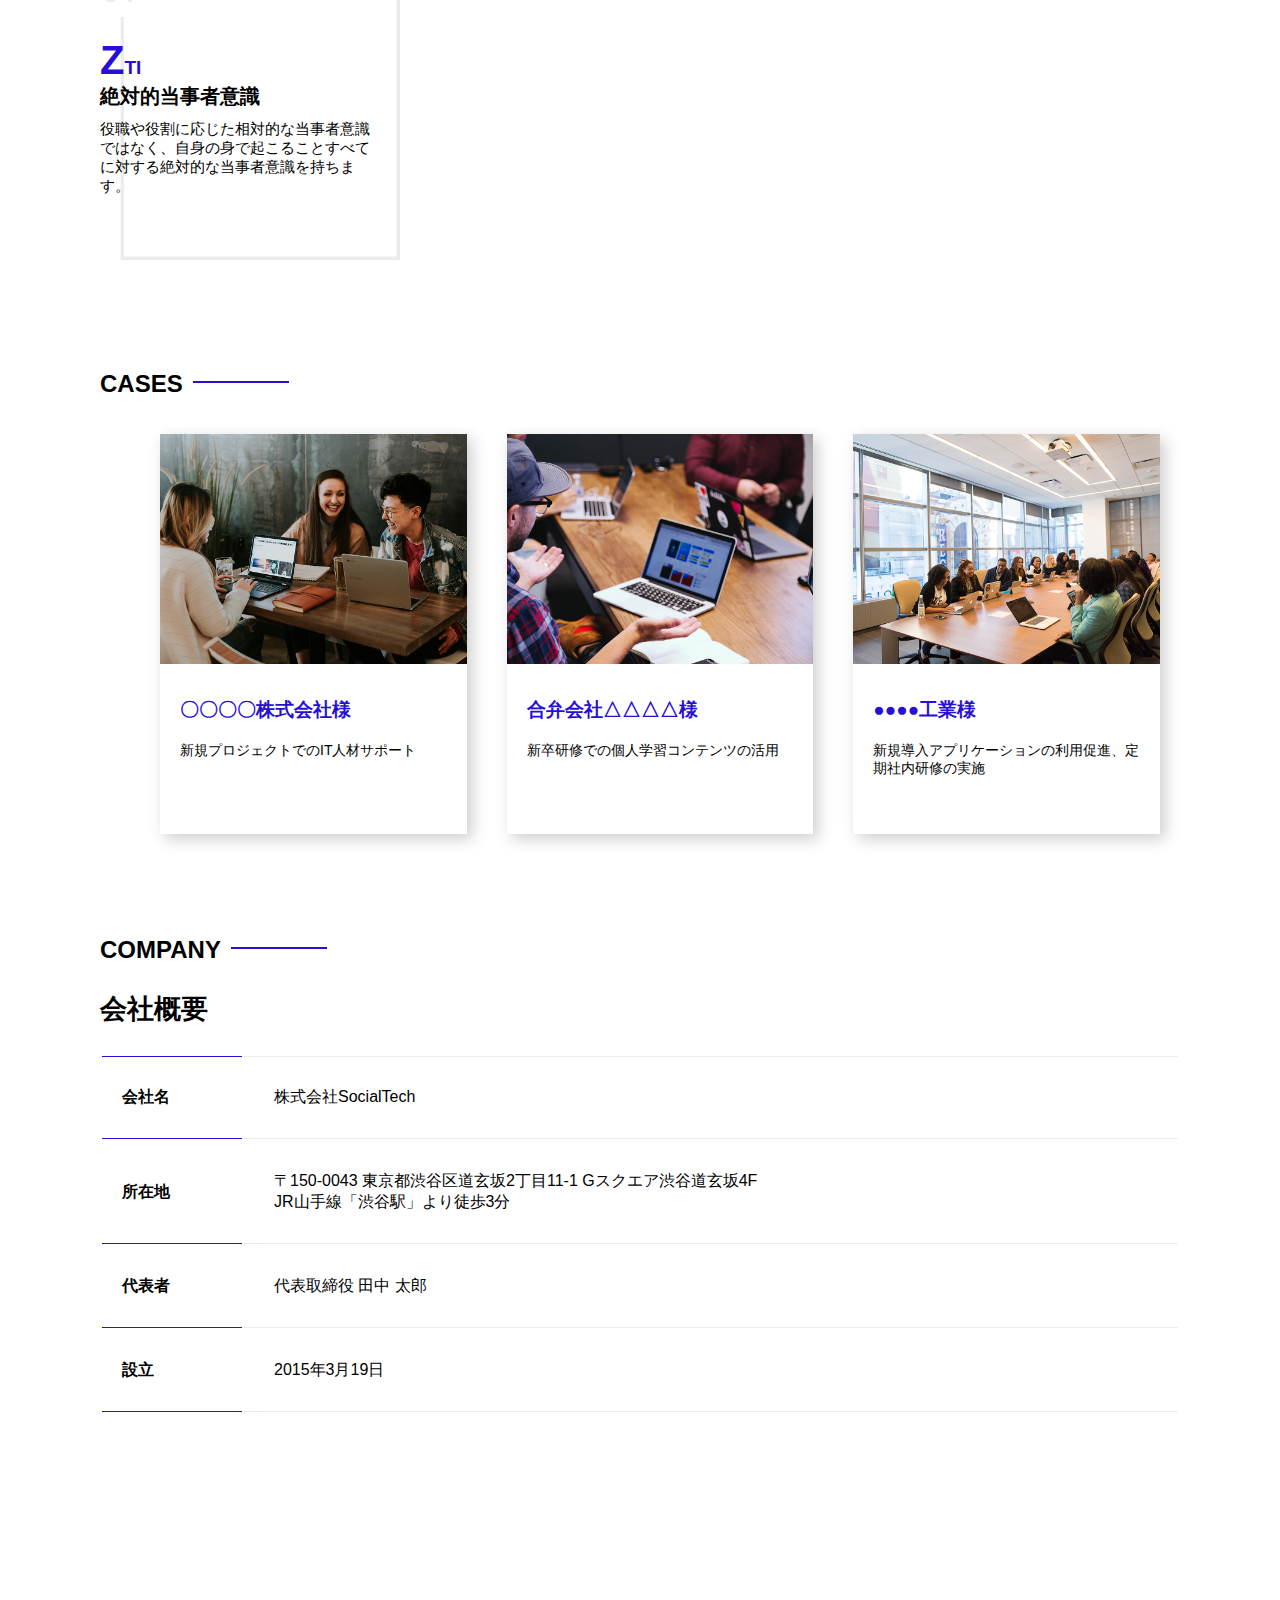
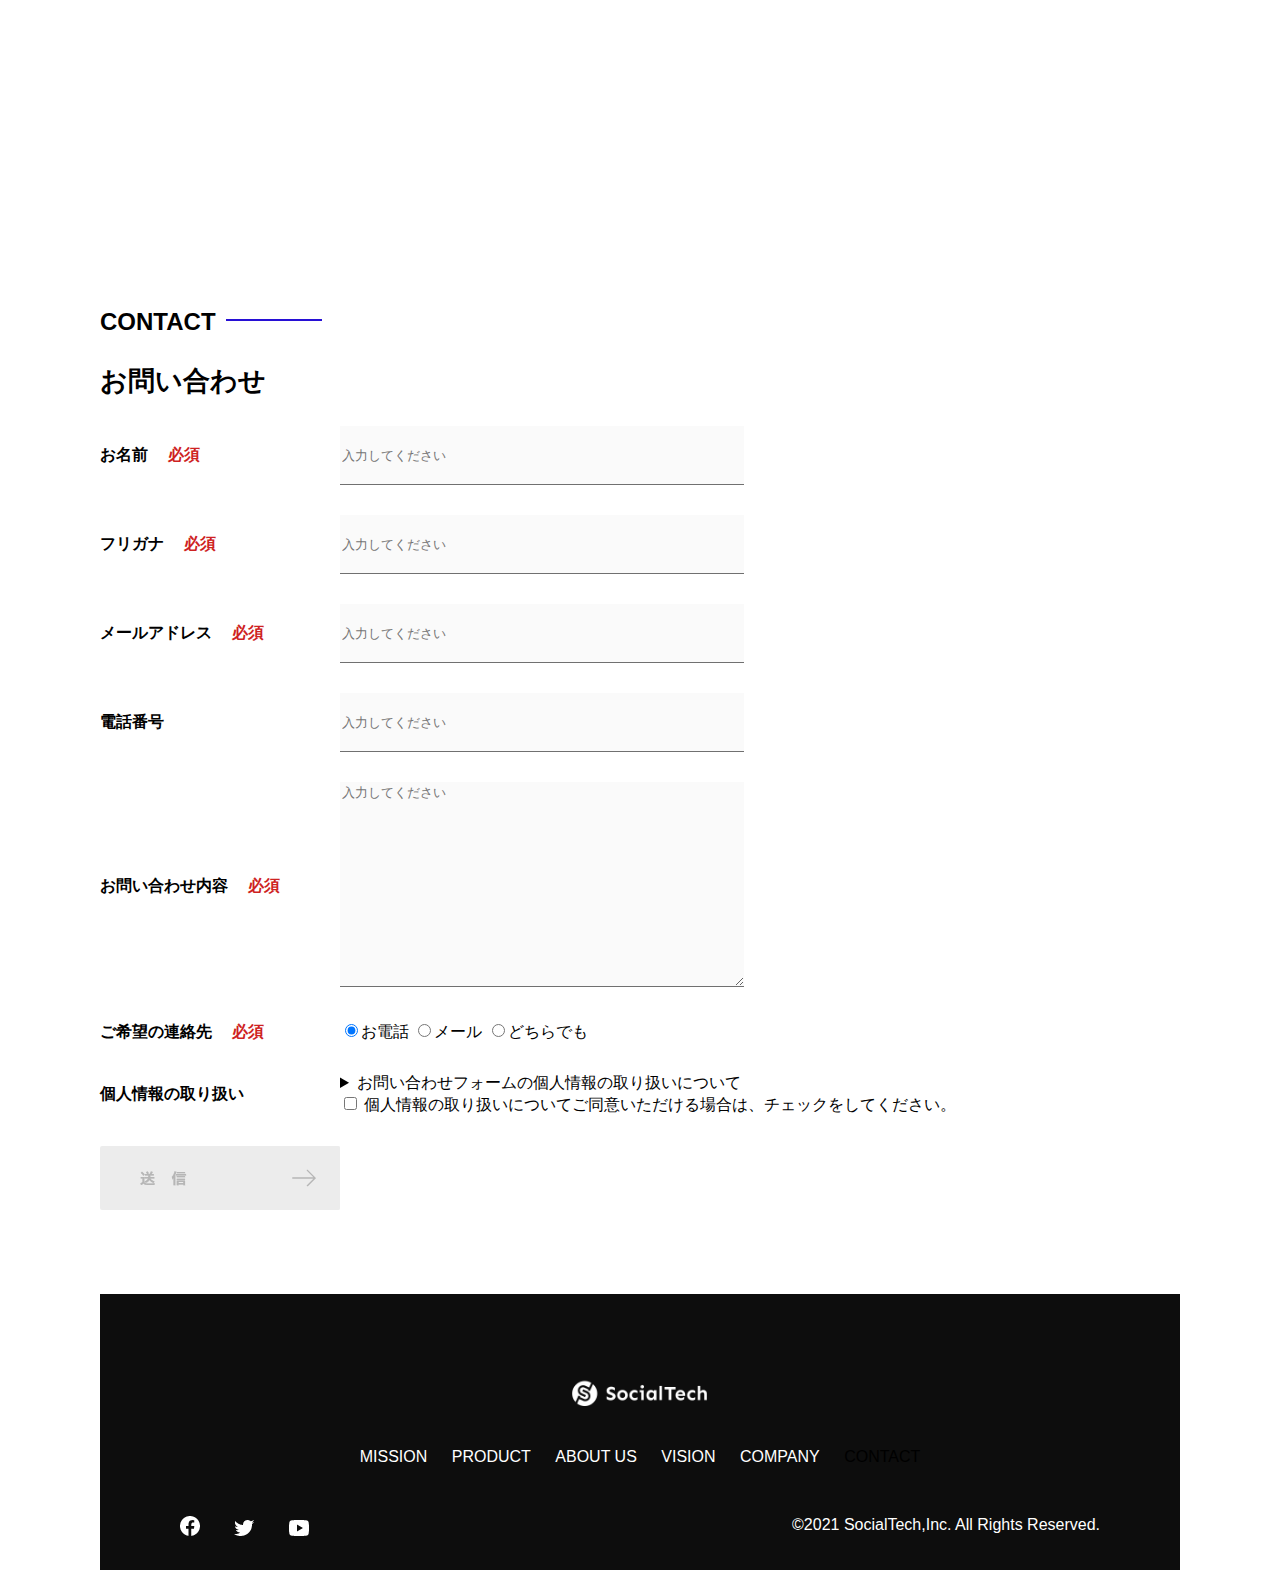
<file: socialtech-kadai_012/index.html>
<!DOCTYPE html>
<html>
  <head>
    <title>SocialTech</title>
    <meta charset="UTF-8">
    <meta name="description" content="SocialTechはEdTech業界のリーディングカンパニーを目指します。">
    <meta name="viewport" content="width=device-width,initial-scale=1.0">
    <link rel="stylesheet" href="style.css">
  </head>
  <body>
    <!--ヘッダー-->
    <header>
      <a href="index.html" id="logo"><img src="images/logo.png" alt="トップページに戻る"></a>

      <!--PC用ナビゲーション-->
      <nav id="nav-pc">
        <a href="mission.html">MISSION</a>
        <a href="product.html">PRODUCT</a>
        <a href="index.html#aboutus">ABOUT US</a>
        <a href="index.html#vision">VISION</a>
        <a href="index.html#company">COMPANY</a>
        <a href="index.html#contact">CONTACT</a>
      </nav>
    </header>
    <main>
      <article>
        <!--メインビジュアル-->
        <section id="main-visual">
          <div id="main-message">
            <h1>WORLD REACE</h1>
            <p>IT教育で世界平和を実現する</p>
          </div>
          <img src="images/index/index-main.png" alt="PCの周りに集まる多国籍の仲間たち">
        </section>
        <!--ミッション-->
        <section id="mission">
          <h2 class="index-h2">MISSION</h2>
          <div id="mission-flex">
            <div>
              <img id="mission-photo" src="images/index/index-mission.png" alt="屋外のベンチで写真を撮影する多国籍の仲間たち">
             <h3>世界平和の実現</h3>
             <p>
               人類の悲願である世界平和。世界平和を脅かす様々な社会問題を解決するためには、イノベーションをどんどん起こしていく必要があります。SocialTechは、プログラミング教育を通してイノベーターを輩出することで、世界平和という大きなテーマに挑んでいきます。
             </p>
            </div>
            <div>
             <img id="s2dgs" src="images/index/s2dgs.png" alt="S2DGs">
             <h3>S2DGsの実現</h3>
             <p>国連が掲げる「Sustainable Development Goals（持続可能な開発目標）」に含まれる17つのグローバル目標のうち、以下の5つの目標の実現をミッションとしてサービスを展開しています。</p>
             <a href="mission.html">
               <img src="images/button-more.png" alt="もっとみる">
             </a>
            </div>
          </div>
        </section>
        <!--プロダクト-->
        <section id="product">
          <h2 class="index-h2">PRODUCT</h2>
          <div>
            <div id="product-left">
              <div>
                <img class="product-photo" src="images/index/index-mantoman.png" alt="PCでコードを書く男性">
                <div class="product-explain">
                  <span>MAN TO MAN</span>
                  <h3>プログラミング教育</h3>
                  <p>2013年より日本で唯一の専属講師によるマンツーマンのプログラミングレッスンを開始。AI/人工知能やウェブデザインの学習も可能です。</p>
                </div>
              </div>
              <div>
                <img class="product-photo" src="images/index/index-career.png" alt="笑顔で話し合う2人の男性">
                <div class="product-explain">
                  <span>CAREER</span>
                  <h3>人材紹介事業</h3>
                  <p>エンジニアへの転職に特化した履歴書や職務経歴書のアドバイスや面接対策を行い、豊富な求人の中から最適なキャリア選択を支援します。</p>
                </div>
              </div>
            </div>
            <div id="product-right">
              <div>
                <img class="product-photo" src="images/index/index-media.png" alt="スマートフォンを操作する人">
                <div class="product-explain">
                  <span>MEDIA</span>
                  <h3>プログラミング学習メディア</h3>
                  <p>月間200万人に読まれる日本最大級のプログラミング学習サイト「SocialTech Blog」やYoutubeチャンネルにて学習情報を発信しています。</p>
                </div>
              </div>
              <div>
                <img class="product-photo" src="images/index/index-b2b.png" alt="講演中の男性とそれを聴く人々">
               <div class="product-explain">
                 <span>B2B</span>
                 <h3>法人研修事業</h3>
                 <p>社員のスキルアップ・資格取得・福利厚生を目的としたプログラミング法人研修。貴社の事業モデルに合わせた研修内容の提案を致します。</p>
               </div>
              </div>
            </div>
          </div>
          <div>
            <a id="product-more" href="product.html">
              <img src="images/button-more.png" alt="もっとみる">
            </a>
          </div>
        </section>
        <!---ABOUT US-->
        <section id="aboutus">
          <h2 class="index-h2">ABOUT US</h2>
          <h3>3つの組織文化</h3>
          <div>
            <table class="culture-table">
              <tr>
                <td>
                  <span class="culture-num">01</span>
                </td>
                <td>
                  <span class="culture-en">FLEXIBLE</span>
                  <span class="culture-jp">フレキシブル</span>
                </td>
              </tr>
              <tr>
                <td>
                  <!--空のセル-->
                </td>
                <td>
                  <p class="culture-description">
                    リモートワーク、フルフレックス、副業推奨など1人1人が最大限のパフォーマンスを発揮できる柔軟な働き方を促進しています。
                  </p>
                </td>
              </tr>
              <tr>
                <td>
                  <span class="culture-num">02</span>
                </td>
                <td>
                  <span class="culture-en">TEAL</span>
                  <span class="culture-jp">ティール</span>
                </td>
              </tr>
              <tr>
                <td>
                  <!--空のセル-->
                </td>
                <td>
                  <p class="culture-description">
                    会社全体を1つの生命体として捉え、お互いが深く結びついた一階層型
                   組織として部署・チーム関係なく課題解決をできる組織を目指しています。
                  </p>
                </td>
              </tr>
              <tr>
                <td>
                  <span class="culture-num">03</span>
                </td>
                <td>
                  <span class="culture-en">SELF REALIZATION</span>
                  <span class="culture-jp">自己実現</span>
                </td>
              </tr>
              <tr>
                <td>
                  <!--空のセル-->
                </td>
                <td>
                  <p class="culture-description">
                    クオーター毎に経営・部署・個人ごとにOKRを設定し個人のキャリアと
                    会社の目指す方向の軌道修正を行っております。
                  </p>
                </td>
              </tr>
            </table>
            <img class="culture-img" src="images/index/index-aboutus1.png" alt="笑顔で話し合う2人の女性">
          </div>
          <img class="culture-img2" src="images/index/index-aboutus2.png" alt="笑顔で話し合う3人の男女">
        </section>
        <!--VISION-->
        <section id="vision">
          <h2 class="index-h2">VISION</h2>
          <h3>7つの行動指針</h3>
          <div>
            <div class="vision-box">
              <img src="images/index/vision-01.png" alt="01">
              <span>
                <h4>CUSTOMER IS BOSS</h4>
                <h5>あなたのボスは顧客である</h5>
                <p>私たちは常にお客様志向で行動し、お客様を喜ばせ、期待値を超えた感動を提供することを大切にします。</p>
              </span>
            </div>
            <div class="vision-box">
              <img src="images/index/vision-02.png" alt="02">
              <span>
                <h4>MOVE FAST</h4>
                <h5>早さは価値</h5>
                <p>素早く試し、素早く実行することで新しい気付きや発見を見つけていきます。</p>
              </span>
            </div>
            <div class="vision-box">
              <img src="images/index/vision-03.png" alt="03">
              <span>
                <h4>IMPACT DRIVEN</h4>
                <h5>作業するのは仕事ではない</h5>
                <p>>問題から考え、成果とは何かを考え続け、インパクトのある成果を生むために仕事をしていきます。</p>
              </span>
            </div>
            <div class="vision-box">
              <img src="images/index/vision-04.png" alt="04">
              <span>
                <h4>SAVE TIME, SAVE MONEY</h4>
                <h5>浪費は命取りになる</h5>
                <p>少ないコストでできる方法を考えます。お金だけでなく、人の時間をいただいている自覚を持ち、あらゆるリソースを有意義に活用します。</p>
              </span>
            </div>
            <div class="vision-box">
              <img src="images/index/vision-05.png" alt="05">
              <span>
                <h4>BE GENTLE</h4>
                <h5>「優しくない」をなくす</h5>
                <p>社会をすこしずつ優しくしていきます。自分、家族、同僚、顧客、他人、全ての人に優しくいることを心がけます。</p>
              </span>
            </div>
            <div class="vision-box">
              <img src="images/index/vision-06.png" alt="06">
              <span>
                <h4>ABC</h4>
                <h5>当たり前の事をバカにせずにちゃんとやる</h5>
                <p>礼儀、健康、嘘をつかない。当たり前の事が出来ているかを常に自問し、当たり前の基準を高く持って行動します。</p>
              </span>
            </div>
            <div class="vision-box">
              <img src="images/index/vision-07.png" alt="07">
              <span>
                <h4>ZTI</h4>
                <h5>絶対的当事者意識</h5>
                <p>役職や役割に応じた相対的な当事者意識ではなく、自身の身で起こることすべてに対する絶対的な当事者意識を持ちます。</p>
              </span>
            </div>
          </div>
        </section>
        <section id="cases">
          <h2 class="index-h2">CASES</h2>
          <ul>
          <li class="case-card">
            <img class="case-img" src="images/index/case-1.png" alt="仲良く語り合う3人">
            <div class="case-info">
              <h3 class="case-name">〇〇〇〇株式会社様</h3>
              <p class="case-content">新規プロジェクトでのIT人材サポート</p>
            </div>
          </li>
          <li class="case-card">
            <img class="case-img" src="images/index/case-2.png" alt="PCでコンテンツを見る">
            <div class="case-info">
              <h3 class="case-name">合弁会社△△△△様</h3>
              <p class="case-content">新卒研修での個人学習コンテンツの活用</p>
            </div>
          </li>
          <li class="case-card">
            <img class="case-img" src="images/index/case-3.png" alt="社内研修中の会議室">
            <div class="case-info">
              <h3 class="case-name">●●●●工業様</h3>
              <p class="case-content">新規導入アプリケーションの利用促進、定期社内研修の実施</p>
            </div>
          </li>
        </ul>
        </section>
        <section id="company">
          <h2 class="index-h2">COMPANY</h2>
          <h3>会社概要</h3>
          <table id="company-table">
            <tr>
              <th class="tableheader-first">会社名</th>
             <td class="cell-first">株式会社SocialTech</td>
           </tr>
           <tr>
             <th class="tableheader">所在地</th>
             <td class="cell">〒150-0043 東京都渋谷区道玄坂2丁目11-1 Gスクエア渋谷道玄坂4F<br>JR山手線「渋谷駅」より徒歩3分</td>
           </tr>
           <tr>
             <th class="tableheader">代表者</th>
             <td class="cell">代表取締役 田中 太郎</td>
           </tr>
           <tr>
             <th class="tableheader">設立</th>
             <td class="cell">2015年3月19日</td>
            </tr>
          </table>
          <iframe 
          src="https://www.google.com/maps/embed?pb=!1m18!1m12!1m3!1d3241.772198204244!2d139.6934683764796!3d35.65798377259488!2m3!1f0!2f0!3f0!3m2!1i1024!2i768!4f13.1!3m3!1m2!1s0x60188caa00761ef7%3A0xca365495c8ced290!2z44CSMTUwLTAwNDMg5p2x5Lqs6YO95riL6LC35Yy66YGT546E5Z2C77yS5LiB55uu77yR77yRIEpNRuODk-ODq-a4i-iwtzAz!5e0!3m2!1sja!2sjp!4v1721474815624!5m2!1sja!2sjp" width="600" height="450" style="border:0;" allowfullscreen="" loading="lazy" referrerpolicy="no-referrer-when-downgrade">
          </iframe>
        </section>
        <!--お問い合わせフォーム-->
        <section id="contact">
          <h2 class="index-h2">CONTACT</h2>
          <h3>お問い合わせ</h3>
          <form action="https://api.staticforms.xyz/submit" method="post">
            <input type="text" name="honeypot" style="display:none">
        <input type="hidden" name="accessKey" value="ebf4ce06-a024-4130-802d-1413f7317a5b">
        <input type="hidden" name="subject" value="お問い合わせフォーム" />
        <input type="hidden" name="replyTo" value="hirokihirose3@gmail.com">
        <input type="hidden" name="redirectTo" value="">
            <div>
              <div class="contact-heading">
                <label class="contact-label">お名前<span class="contact-span">必須</span></label>
              </div>
              <div>
                <input type="text" name="name" placeholder="入力してください" class="contact-textbox">
              </div>
            </div>
            <div>
              <div class="contact-heading">
                <label class="contact-label">フリガナ<span class="contact-span">必須</span></label>
              </div>
              <div>
                <input type="text" name="hurigana" placeholder="入力してください" class="contact-textbox">
              </div>
            </div>
            <div>
              <div class="contact-heading">
                <label class="contact-label">メールアドレス<span class="contact-span">必須</span></label>
              </div>
              <div>
                <input type="text" name="email" placeholder="入力してください" class="contact-textbox">
              </div>
            </div>
            <div>
              <div class="contact-heading">
                <label class="contact-label">電話番号</label>
              </div>
              <div>
                <input type="text" name="tel" placeholder="入力してください" class="contact-textbox">
              </div>
            </div>
            <div>
              <div class="contact-heading">
                <label class="contact-label">お問い合わせ内容<span class="contact-span">必須</span></label>
              </div>
              <div>
                <textarea class="contact-textarea" placeholder="入力してください" name="message"></textarea>
              </div>
            </div>
            <div>
              <div class="contact-heading">
                <label class="contact-label">ご希望の連絡先<span class="contact-span">必須</span></label>
              </div>
              <div>
                <input class="radiobutton" type="radio" value="tel" name="contact" checked><label>お電話</label>
                <input class="radiobutton" type="radio" value="mail" name="contact"><label>メール</label>
                <input class="radiobutton" type="radio" value="both" name="contact"><label>どちらでも</label>
              </div>
            </div>
            <div>
              <div class="contact-heading">
                <label class="contact-label">個人情報の取り扱い</label>
              </div>
              <div>
                <details>
                  <summary>お問い合わせフォームの個人情報の取り扱いについて</summary>
                  <div>
                    <span>１．組織の名称又は氏名</span><br>
                    株式会社SocialTech<br><br>
                    <span>２．個人情報保護管理者（若しくはその代理人）の氏名又は職名、所属及び連絡先
                      鈴木 一郎 コーポレート部</span><br>
                      メールアドレス：support@socialtech.net<br>
                      TEL：03-xxxx-xxxx<br>
                      <span>３．個人情報の利用目的</span><br>
                      ・本サービス及び本サービスに関連する情報の提供又はそれらに関する連絡のため<br>
                   ・ユーザーの本人確認のため<br>
                   ・当社サービスのご案内のため<br>
                   ・当社の商品等の広告または宣伝（電子メールによるものを含むものとします。）<br><br>
                   <span>４．個人情報の取り扱い業務の委託</span><br>
                   個人情報の取扱業務の全部または一部を外部に業務委託する場合があります。<br>
                   その際、弊社は、個人情報を適切に保護できる管理体制を敷き実行していることを条件として<br>
                   委託先を厳選したうえで、機密保持契約を委託先と締結し、お客様の個人情報を厳密に管理させます。<br><br>
                   <span>５．個人情報の開示等の請求</span><br>
                   お客様は、弊社に対してご自身の個人情報の開示等（利用目的の通知、開示、内容の訂正・追加・削除、利用の停止または消去、第三者への提供の停止）に関して、当社問合わせ窓口に申し出ることができます。<br>
                   その際、弊社はお客様ご本人を確認させていただいたうえで、合理的な期間内に対応いたします。<br><br>
                   なお、個人情報に関する弊社問合わせ先は、次の通りです。<br><br>
                   株式会社SocialTech　個人情報問合せ窓口<br>
                   〒150-0043　東京都渋谷区道玄坂2丁目11-1 Ｇスクエア渋谷道玄坂 4F<br>
                   メールアドレス：support@socialtech.net　TEL：03-xxxx-xxxx<br><br>
                   <span>６．個人情報を提供されることの任意性について</span><br><br>
                   お客様がご自身の個人情報を弊社に提供されるか否かは、お客様のご判断によりますが、もしご提供されない場合には、適切なサービスが提供できない場合がありますので予めご了承ください。
                  </div>
                </details>
                <input type="checkbox" name="agree">
                <span>個人情報の取り扱いについてご同意いただける場合は、チェックをしてください。</span>
              </div>
            </div>
            <input type="image" src="images/button-submit.png" alt="送信する">
          </form>
        </section>
      </article>
      <footer>
        <div id="footer-logo">
          <img src="images/logo-sp.png" alt="SocialTech">
        </div>
        <div id="footer-link">
          <a href="mission.html">MISSION</a>
          <a href="product.html">PRODUCT</a>
          <a href="index.html#aboutus">ABOUT US</a>
          <a href="index.html#vision">VISION</a>
          <a href="index.html#company">COMPANY</a>
          <a herf="index.html#contact">CONTACT</a>
        </div>
        <div id="sns-footer">
          <a href="https://www.facebook.com/sejuku2013"><img src="images/button-facebook.png" alt="Facebookのリンク"></a>
          <a herf="https://twitter.com/samuraijuku"><img src="images/button-twitter.png" alt="Twitterのリンク"></a>
          <a href="https://www.youtube.com/channel/UCCFOQO5aDK0xXam4cUQXT8g"><img src="images/button-youtube.png" alt="Youtubeのリンク"></a>
          <span id="copyright">&copy;2021 SocialTech,Inc. All Rights Reserved.</span>
        </div>
      </footer>
    </main>
  </body>
</html>
</file>
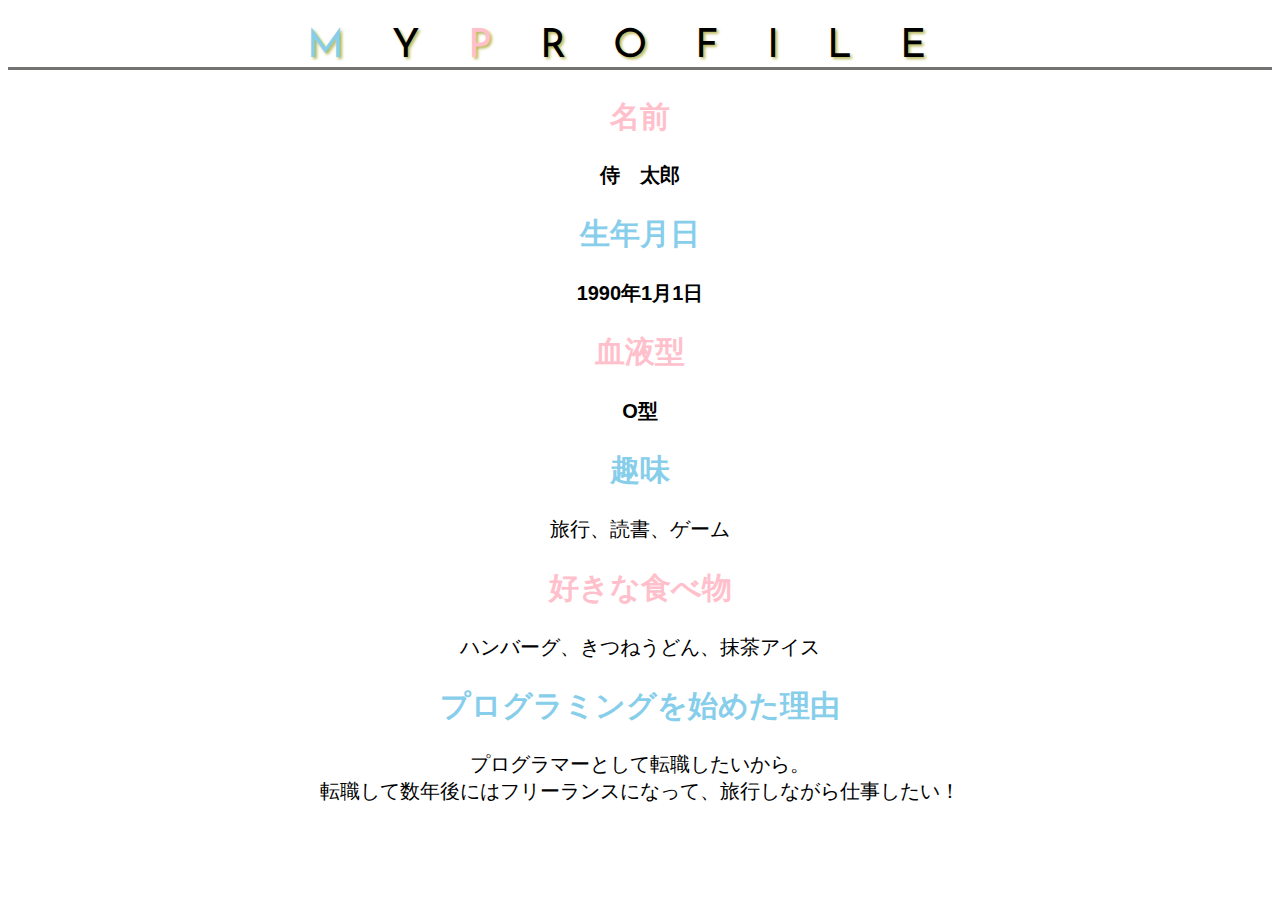
<file: kadai_014/kadai_014.html>
<!DOCTYPE html>
<html>
  <head>
    <title>14章課題</title>
    <meta name="description" content="このページは14章の課題です。">
    <meta charset="utf-8">
    <link rel="stylesheet" href="style.css">
    <link rel="preconnect" href="https://fonts.googleapis.com">
<link rel="preconnect" href="https://fonts.gstatic.com" crossorigin>
<link href="https://fonts.googleapis.com/css2?family=Josefin+Sans:ital@0;1&display=swap" rel="stylesheet">

  </head>
  <body>
    <h1 class="line"><span class="text-color1"> M</span>Y<span class="text-color2">P</span>ROFILE</h1>
    <div id="basic">
    <h2 class="text-color2">名前</h2>
    <p>侍　太郎</p>
    <h2 class="text-color1">生年月日</h2>
    <p>1990年1月1日</p>
    <h2 class="text-color2">血液型</h2>
    <p>O型</p>
    </div>
    <h2 class="text-color1">趣味</h2>
    <p>旅行、読書、ゲーム</p>
    <h2 class="text-color2">好きな食べ物</h2>
    <p>ハンバーグ、きつねうどん、抹茶アイス</p>
    <h2 class="text-color1">プログラミングを始めた理由</h2>
    <p>プログラマーとして転職したいから。<br>転職して数年後にはフリーランスになって、旅行しながら仕事したい！</p>
  </body>
</html>
</file>
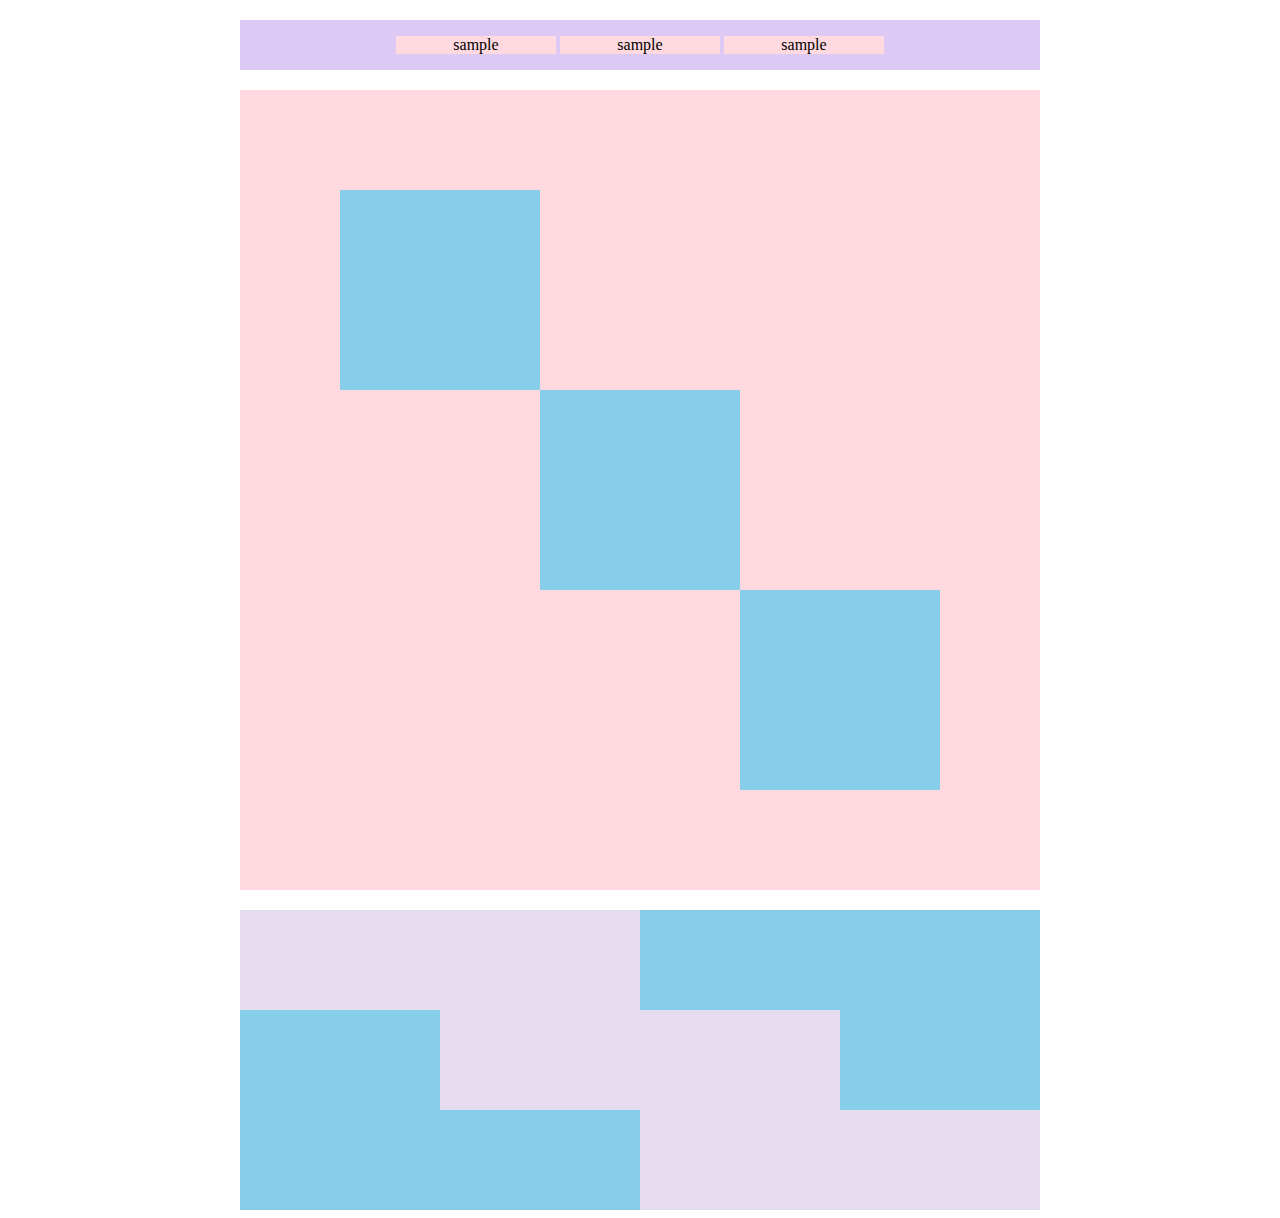
<file: kadai_018/kadai_018.html>
<!DOCTYPE html>
<html>
  <head>
    <title>18章課題</title>
    <meta charset="utf-8">
    <link rel="stylesheet" href="style.css">
  </head>
  <body>
    <div id="top">
      <p class="top-child">sample</p>
      <p class="top-child">sample</p>
      <p class="top-child">sample</p>
    </div>
    <div id="middle">
      <div id="middle-child01"></div>
      <div id="middle-child02"></div>
      <div id="middle-child03"></div>
    </div>
    <div id="bottom">
      <div id="bottom-child01"></div>
      <div id="bottom-child02"></div>
      <div id="bottom-child03"></div>
    </div>
  </body>
</html>
</file>
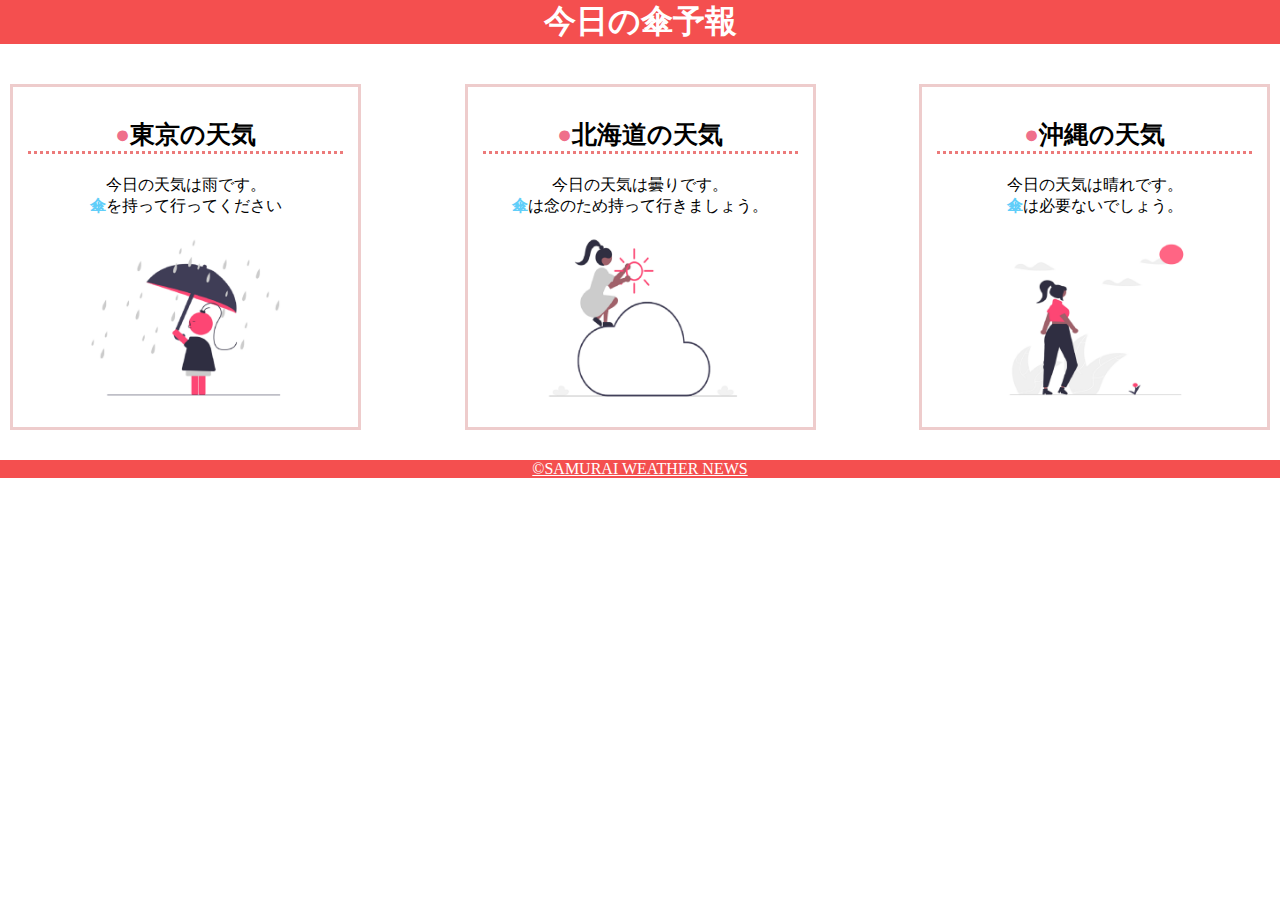
<file: kadai_022/kadai_022.html>
<!DOCTYPE html>
<html>
  <head>
    <title>22章課題</title>
    <meta name="description" content="このページは22章の課題です。">
    <meta charset="utf-8">
    <meta name="viewport" content="width=device-width,initial-scale=1.0">
    <link rel="stylesheet" href="style.css">
  </head>
  <body>
    <header>
      <h1>今日の傘予報</h1>
    </header>
    <main>
      <div id="parent">
        <div class="contents">
          <h2>東京の天気</h2>
          <p>今日の天気は雨です。</p>
          <p>傘を持って行ってください</p>
          <img src="images/rainy.png" alt="雨">
        </div>
        <div class="contents">
          <h2>北海道の天気</h2>
          <p>今日の天気は曇りです。</p>
          <p>傘は念のため持って行きましょう。</p>
          <img src="images/cloudy.png" alt="曇り">
        </div>
        <div class="contents">
          <h2>沖縄の天気</h2>
          <p>今日の天気は晴れです。</p>
          <p>傘は必要ないでしょう。</p>
          <img src="images/sunny.png" alt="晴れ">
        </div>
      </div>
    </main>
    <footer>
      <a href="https://www.sejuku.net/corp/">&copy;SAMURAI WEATHER NEWS</a>
    </footer>
  </body>
</html>
</file>
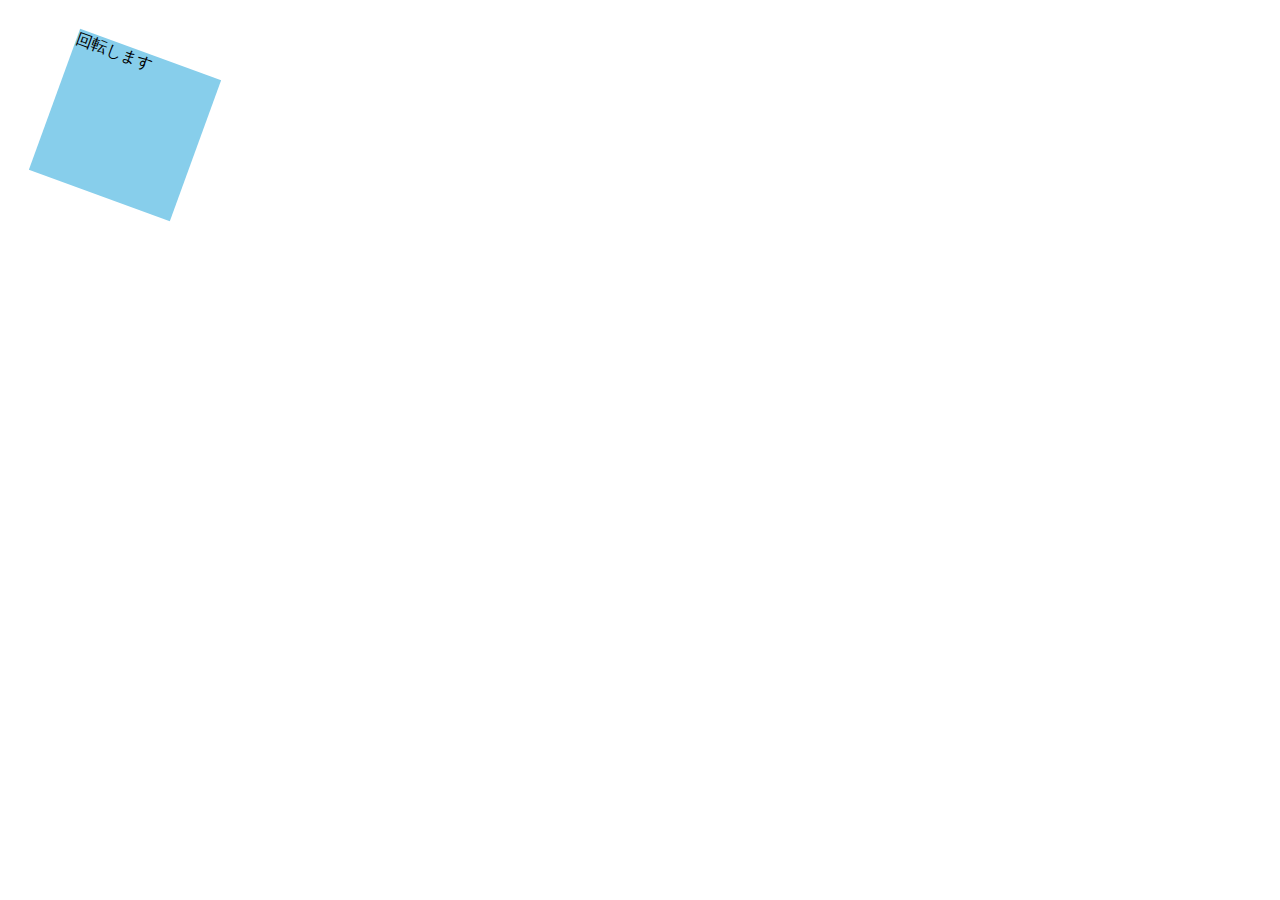
<file: kadai_mdn_css/mdn.html>
<!DOCTYPE html>
<html>

<head>
    <style>
        div {
            position: absolute;
            left: 50px;
            top: 50px;
            width: 150px;
            height: 150px;
            background-color: skyblue;
            transform: rotate(20deg);
        }
    </style>
</head>

<body>
    <div>
        回転します
    </div>

</body>

</html>
</file>
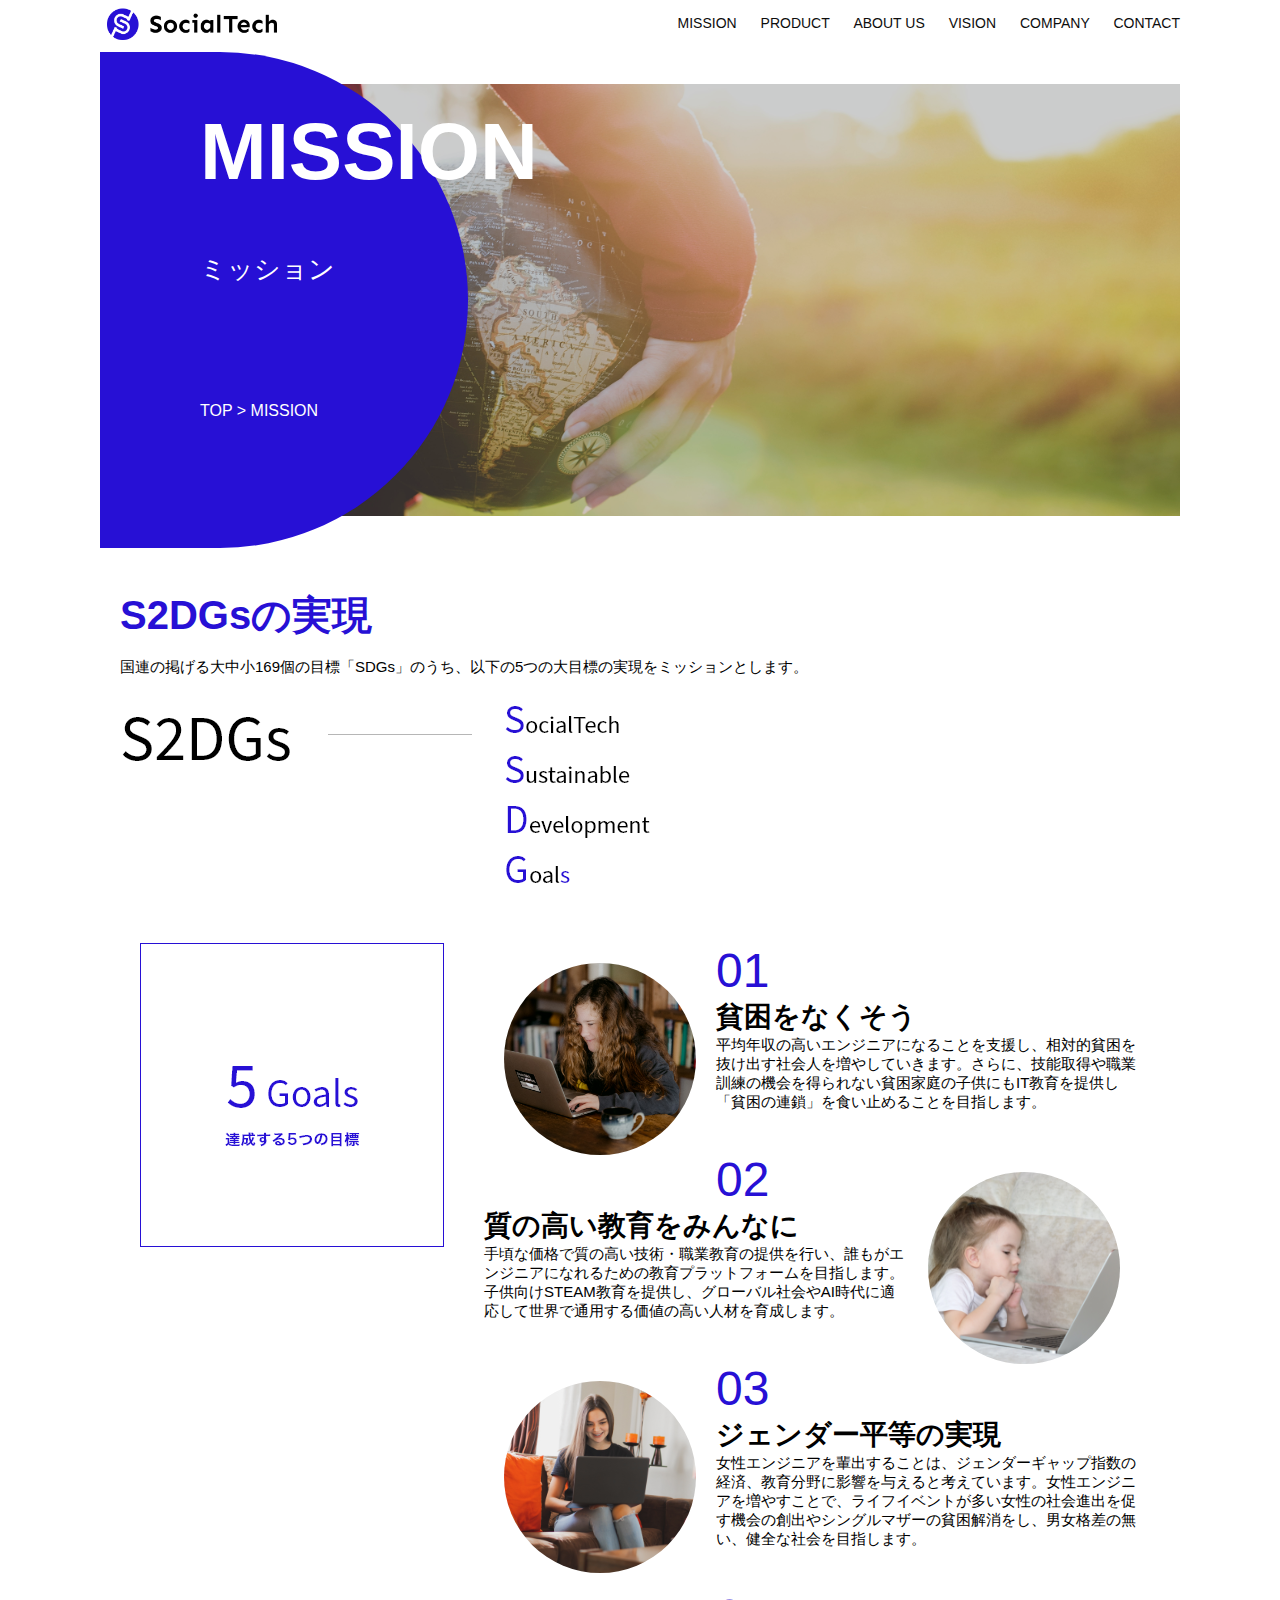
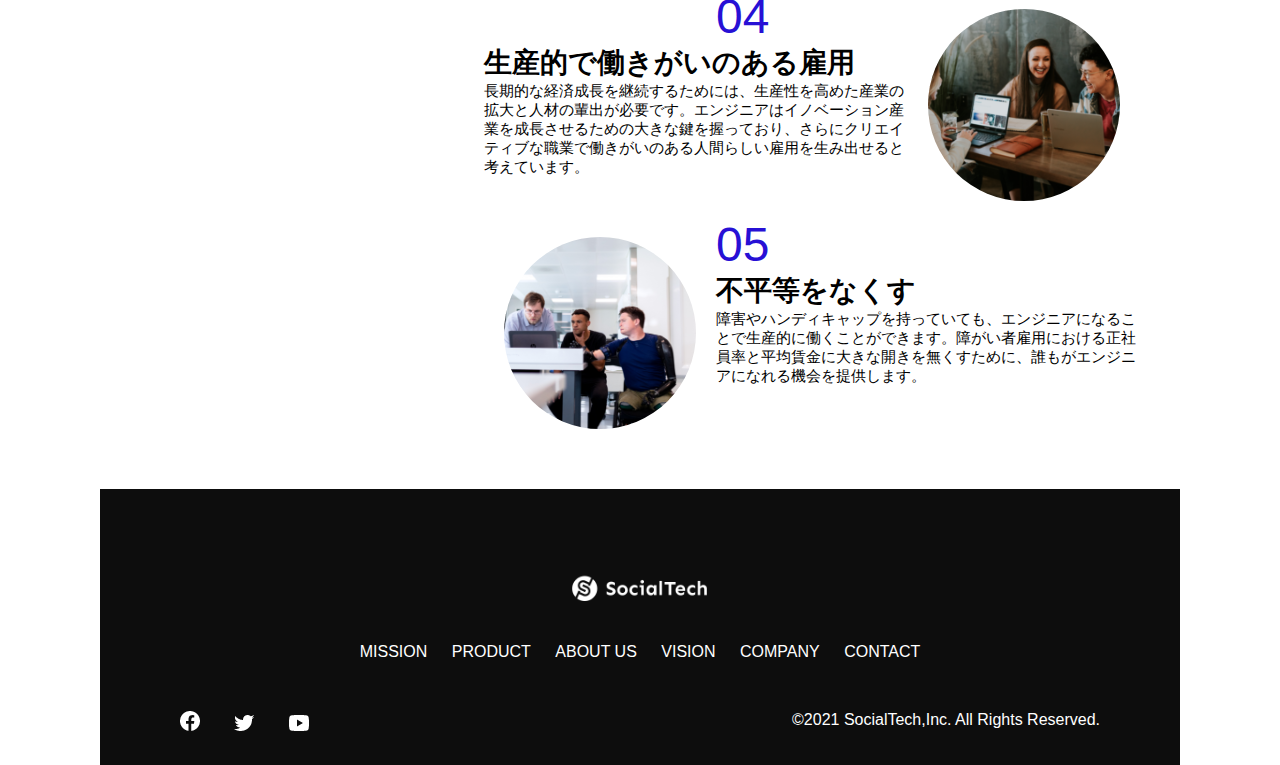
<file: kadai_tutorial_output/mission.html>
<!DOCTYPE html>
<html>
  <head>
    <title>SocialTech - MISSION ミッション -</title>
    <meta charset="UTF-8">
    <meta name="description" content="SocialTechが目指す5つの目標（S2DGs）を紹介します">
    <meta name="viewport" content="width=device-width,initial-scale=1.0">
    <link rel="stylesheet" href="style.css">
  </head>
  <body>
    <!--ヘッダー-->
    <header>
      <a href="index.html" id="logo"><img src="images/logo.png" alt="トップページに戻る"></a>

      <!--PC用ナビゲーション-->
      <nav id="nav-pc">
        <a href="mission.html">MISSION</a>
        <a href="product.html">PRODUCT</a>
        <a href="index.html#aboutus">ABOUT US</a>
        <a href="index.html#vision">VISION</a>
        <a href="index.html#company">COMPANY</a>
        <a href="index.html#contact">CONTACT</a>
      </nav>
      <!--スマホ用メニューボタン-->
      <img id="menu-sp" src="images/button-menu.png" alt="ナビゲーションを開く" onclick="document.getElementById('nav-sp').style.display = 'block'">

      <nav id="nav-sp">
        <img id="close" src="images/button-close.png" alt="ナビゲーションを閉じる" onclick="document.getElementById('nav-sp').style.display = 'none'">
        <a id="logo-sp" href="index.html" onclick="document.getElementById('nav-sp').style.display = 'none'"><img
        src="images/logo-sp.png" alt="トップページに戻る"></a>
        <a class="menu" href="mission.html" onclick="document.getElementById('nav-sp').style.display = 'none'">MISSION</a>
        <a class="menu" href="product.html" onclick="document.getElementById('nav-sp').style.display = 'none'">PRODUCT</a>
        <a class="menu" href="index.html#aboutus" onclick="document.getElementById('nav-sp').style.display = 'none'">ABOUT
           US</a>
        <a class="menu" href="index.html#vision"
          onclick="document.getElementById('nav-sp').style.display = 'none'">VISION</a>
        <a class="menu" href="index.html#company"
          onclick="document.getElementById('nav-sp').style.display = 'none'">COMPANY</a>
        <a class="menu" href="index.html#contact"
          onclick="document.getElementById('nav-sp').style.display = 'none'">CONTACT</a>
        <div id="sns">
          <a href="https://www.facebook.com/sejuku2013"><img src="images/button-facebook.png" alt="Facebookのリンク"></a>
          <a href="https://twitter.com/samuraijuku"><img src="images/button-twitter.png" alt="Twitterのリンク"></a>
          <a href="https://www.youtube.com/channel/UCCFOQO5aDK0xXam4cUQXT8g"><img src="images/button-youtube.png" alt="YouTubeのリンク"></a>
        </div>
      </nav>
    </header>
    <main>
      <article>
        <section id="mission-main">
          <div id="mission-title">
            <h1>MISSION</h1>
            <span>ミッション</span>
            <div>TOP > MISSION</div>
          </div>
        </section>
        <section id="mission-s2dgs">
          <h2 class="mission-h2">S2DGsの実現</h2>
          <p>国連の掲げる大中小169個の目標「SDGs」のうち、以下の5つの大目標の実現をミッションとします。</p>
          <img src="images/mission/mission-s2dgs.png" alt="S2DGs">
        </section>
        <section id="mission-5goals">
          <div>
            <img id="s2dgs-image" src="images/mission/mission-5goals.png" alt="5Goals">
          </div>
          <div>
            <div>
              <img class="fivegoals-image-left" src="images/mission/mission-5goals01.png" alt="PCを操作する女の子">
              <span class="fivegoals-number">01</span>
              <h3 class="fivegoals-h3">貧困をなくそう</h3>
              <p class="fivegoals-p">
                平均年収の高いエンジニアになることを支援し、相対的貧困を抜け出す社会人を増やしていきます。さらに、技能取得や職業訓練の機会を得られない貧困家庭の子供にもIT教育を提供し「貧困の連鎖」を食い止めることを目指します。
              </p>
            </div>

            <div>
              <img class="fivegoals-image-right" src="images/mission/mission-5goals02.png" alt="PCを見つめる小さい女の子">
              <span class="fivegoals-number">02</span>
              <h3 class="fivegoals-h3">質の高い教育をみんなに</h3>
              <p class="fivegoals-p">
                手頃な価格で質の高い技術・職業教育の提供を行い、誰もがエンジニアになれるための教育プラットフォームを目指します。子供向けSTEAM教育を提供し、グローバル社会やAI時代に適応して世界で通用する価値の高い人材を育成します。
              </p>
            </div>

            <div>
              <img class="fivegoals-image-left" src="images/mission/mission-5goals03.png" alt="PCを操作する女性">
              <span class="fivegoals-number">03</span>
              <h3 class="fivegoals-h3">ジェンダー平等の実現</h3>
              <p class="fivegoals-p">
                女性エンジニアを輩出することは、ジェンダーギャップ指数の経済、教育分野に影響を与えると考えています。女性エンジニアを増やすことで、ライフイベントが多い女性の社会進出を促す機会の創出やシングルマザーの貧困解消をし、男女格差の無い、健全な社会を目指します。
              </p>
            </div>

            <div>
              <img class="fivegoals-image-right" src="images/mission/mission-5goals04.png" alt="笑顔で話し合う3人の男女">
              <span class="fivegoals-number">04</span>
              <h3 class="fivegoals-h3">生産的で働きがいのある雇用</h3>
              <p class="fivegoals-p">
                長期的な経済成長を継続するためには、生産性を高めた産業の拡大と人材の輩出が必要です。エンジニアはイノベーション産業を成長させるための大きな鍵を握っており、さらにクリエイティブな職業で働きがいのある人間らしい雇用を生み出せると考えています。
              </p>
            </div>

            <div>
              <img class="fivegoals-image-left" src="images/mission/mission-5goals05.png" alt="障害を持つ男性が生き生きと働く様子">
              <span class="fivegoals-number">05</span>
              <h3 class="fivegoals-h3">不平等をなくす</h3>
              <p class="fivegoals-p">
                障害やハンディキャップを持っていても、エンジニアになることで生産的に働くことができます。障がい者雇用における正社員率と平均賃金に大きな開きを無くすために、誰もがエンジニアになれる機会を提供します。
              </p>
            </div>
          </div>
        </section>
      </article>
      <footer>
        <div id="footer-logo">
          <img src="images/logo-sp.png" alt="SocialTech">
        </div>
        <div id="footer-link">
          <a href="mission.html">MISSION</a>
          <a href="product.html">PRODUCT</a>
          <a href="index.html#aboutus">ABOUT US</a>
          <a href="index.html#vision">VISION</a>
          <a href="index.html#company">COMPANY</a>
          <a href="index.html#contact">CONTACT</a>
        </div>
        <div id="sns-footer">
          <a href="https://www.facebook.com/sejuku2013"><img src="images/button-facebook.png" alt="Facebookのリンク"></a>
          <a href="https://twitter.com/samuraijuku"><img src="images/button-twitter.png" alt="Twitterのリンク"></a>
          <a href="https://www.youtube.com/channel/UCCFOQO5aDK0xXam4cUQXT8g"><img src="images/button-youtube.png" alt="YouTubeのリンク"></a>
          <span id="copyright">&copy;2021 SocialTech,Inc. All Rights Reserved.</span>
        </div>
      </footer>
    </main>
  </body>
</html>
</file>
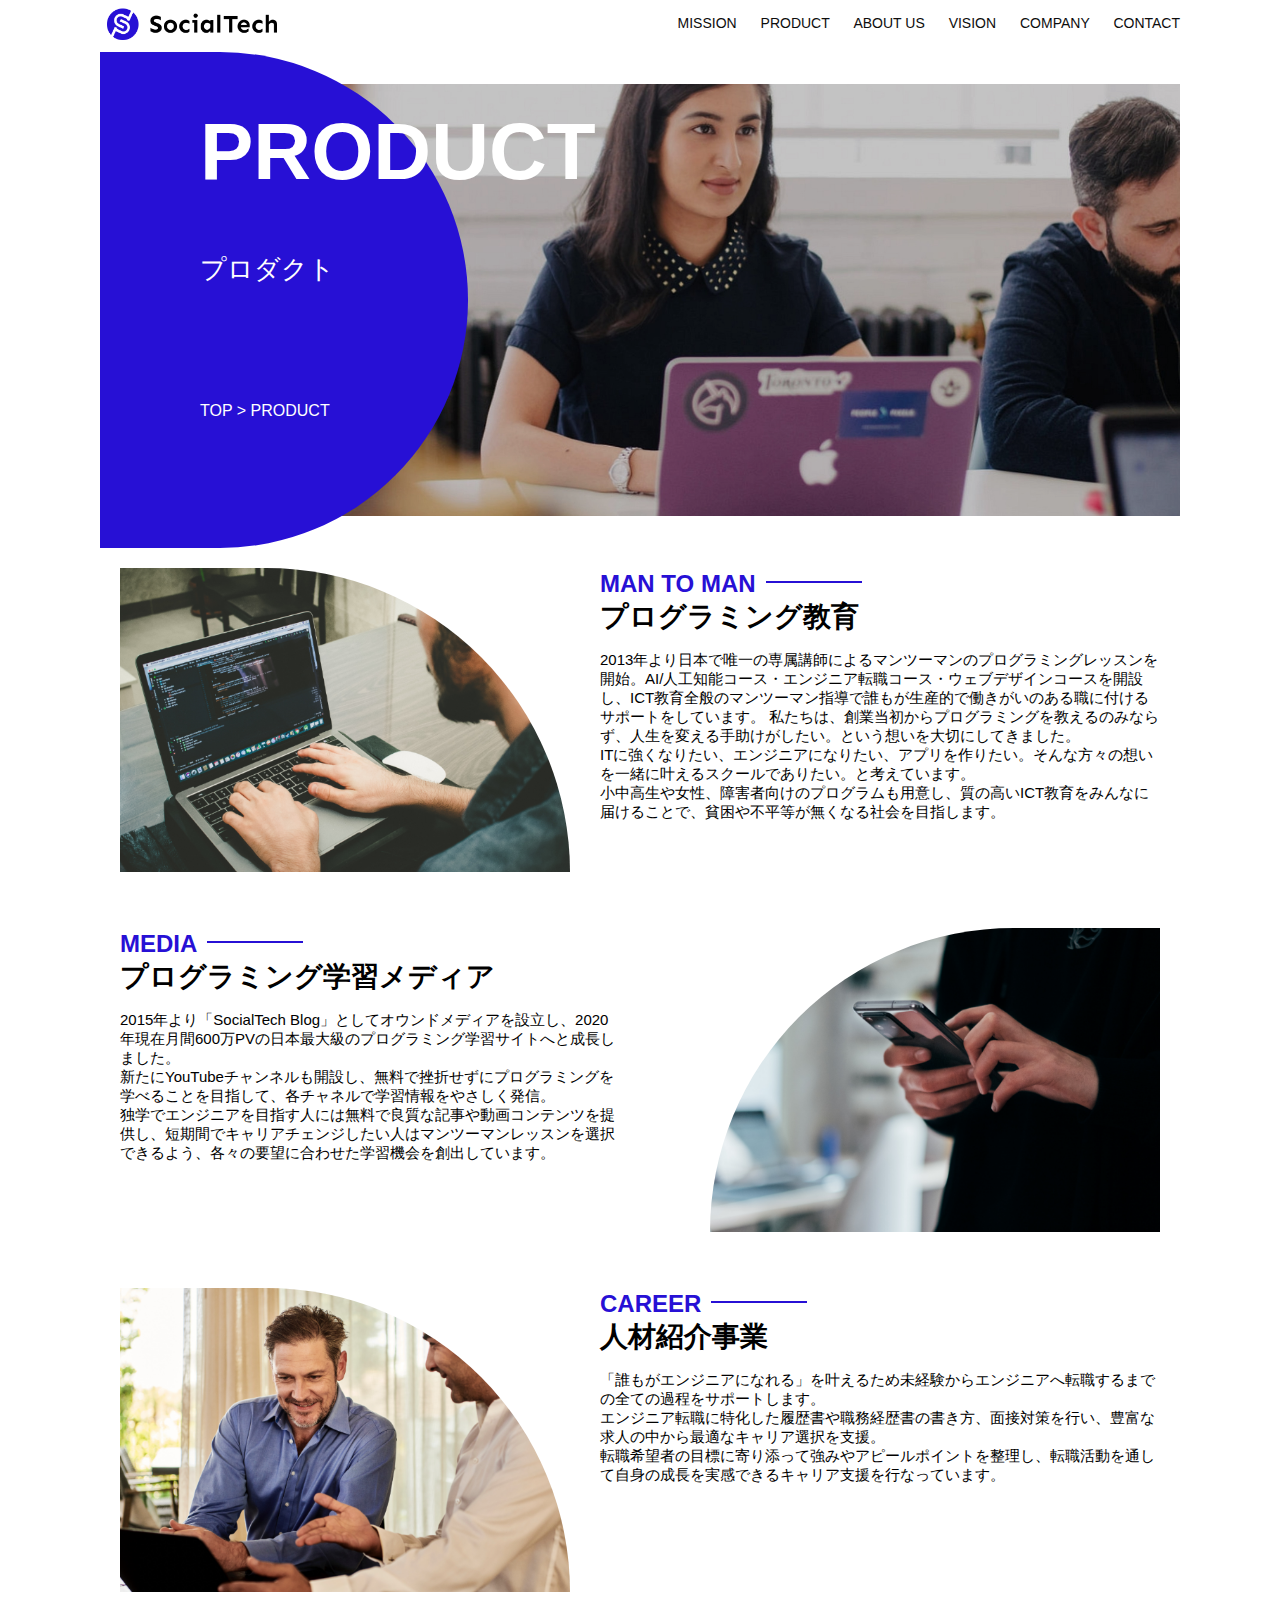
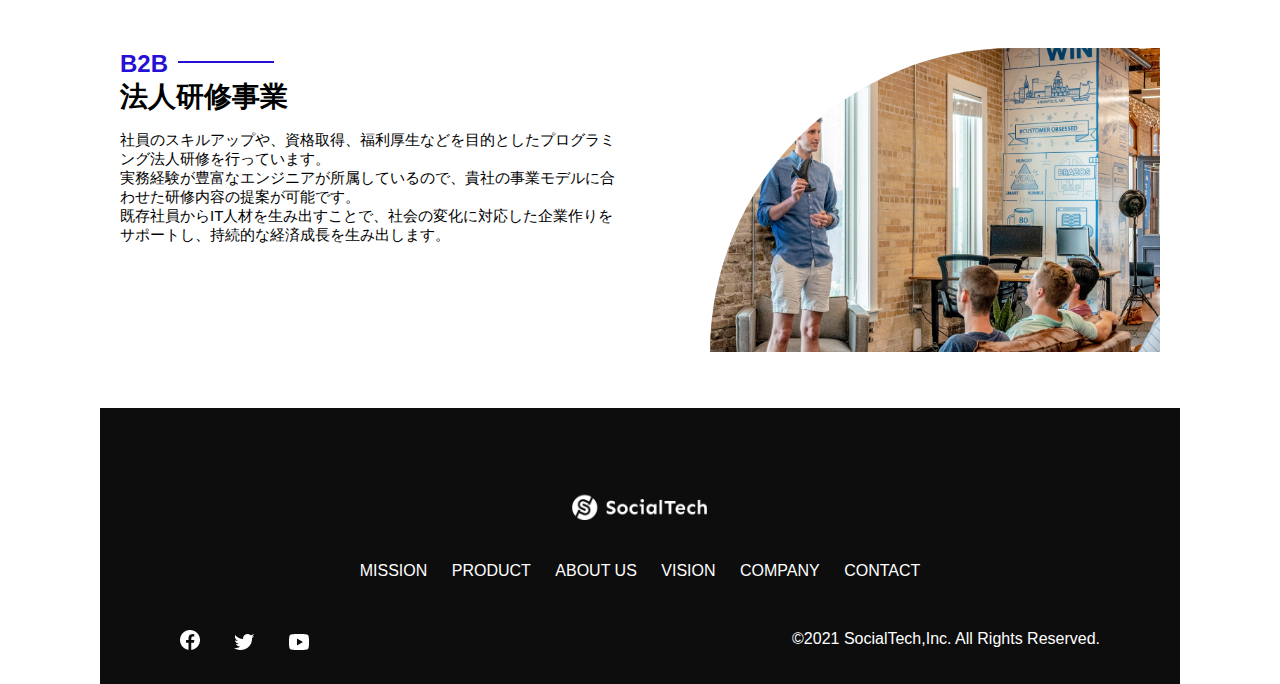
<file: kadai_tutorial_output/product.html>
<!DOCTYPE html>
<html>
  <head>
    <title>SocialTech -PRODUCT プロダクト-</title>
    <meta charset="UTF-8">
    <meta name="description" content="SocialTechの4つのプロダクトを紹介します">
    <meta name="viewport" content="width=device-width,initial-scale=1.0">
    <link rel="stylesheet" href="style.css">
  </head>
  <body>
    <!--ヘッダー-->
    <header>
      <a href="index.html" id="logo"><img src="images/logo.png" alt="トップページに戻る"></a>

      <!--PC用ナビゲーション-->
      <nav id="nav-pc">
        <a href="mission.html">MISSION</a>
        <a href="product.html">PRODUCT</a>
        <a href="index.html#aboutus">ABOUT US</a>
        <a href="index.html#vision">VISION</a>
        <a href="index.html#company">COMPANY</a>
        <a href="index.html#contact">CONTACT</a>
      </nav>
      <!--スマホ用メニューボタン-->
      <img id="menu-sp" src="images/button-menu.png" alt="ナビゲーションを開く" onclick="document.getElementById('nav-sp').style.display = 'block'">

      <nav id="nav-sp">
        <img id="close" src="images/button-close.png" alt="ナビゲーションを閉じる" onclick="document.getElementById('nav-sp').style.display = 'none'">
        <a id="logo-sp" href="index.html" onclick="document.getElementById('nav-sp').style.display = 'none'"><img
        src="images/logo-sp.png" alt="トップページに戻る"></a>
        <a class="menu" href="mission.html" onclick="document.getElementById('nav-sp').style.display = 'none'">MISSION</a>
        <a class="menu" href="product.html" onclick="document.getElementById('nav-sp').style.display = 'none'">PRODUCT</a>
        <a class="menu" href="index.html#aboutus" onclick="document.getElementById('nav-sp').style.display = 'none'">ABOUT
           US</a>
        <a class="menu" href="index.html#vision"
          onclick="document.getElementById('nav-sp').style.display = 'none'">VISION</a>
        <a class="menu" href="index.html#company"
          onclick="document.getElementById('nav-sp').style.display = 'none'">COMPANY</a>
        <a class="menu" href="index.html#contact"
          onclick="document.getElementById('nav-sp').style.display = 'none'">CONTACT</a>
        <div id="sns">
          <a href="https://www.facebook.com/sejuku2013"><img src="images/button-facebook.png" alt="Facebookのリンク"></a>
          <a href="https://twitter.com/samuraijuku"><img src="images/button-twitter.png" alt="Twitterのリンク"></a>
          <a href="https://www.youtube.com/channel/UCCFOQO5aDK0xXam4cUQXT8g"><img src="images/button-youtube.png" alt="YouTubeのリンク"></a>
        </div>
      </nav>
    </header>
    <main>
      <article>
        <section id="product-main">
          <div id="product-title">
            <h1>PRODUCT</h1>
            <span>プロダクト</span>
            <div>TOP > PRODUCT</div>
          </div>
        </section>
        <section class="product-section1">
          <img src="images/product/product-mantoman.png" alt="PCでコードを書く男性">
         <div>
           <h2 class="product-h2">MAN TO MAN</h2>
           <h3 class="product-h3">プログラミング教育</h3>
           <p>
             2013年より日本で唯一の専属講師によるマンツーマンのプログラミングレッスンを開始。AI/人工知能コース・エンジニア転職コース・ウェブデザインコースを開設し、ICT教育全般のマンツーマン指導で誰もが生産的で働きがいのある職に付けるサポートをしています。
             私たちは、創業当初からプログラミングを教えるのみならず、人生を変える手助けがしたい。という想いを大切にしてきました。<br>ITに強くなりたい、エンジニアになりたい、アプリを作りたい。そんな方々の想いを一緒に叶えるスクールでありたい。と考えています。<br>小中高生や女性、障害者向けのプログラムも用意し、質の高いICT教育をみんなに届けることで、貧困や不平等が無くなる社会を目指します。
           </p>
         </div>         
        </section>
        <section class="product-section2">
          <div>
            <h2 class="product-h2">MEDIA</h2>
            <h3 class="product-h3">プログラミング学習メディア</h3>
            <p>
              2015年より「SocialTech
             Blog」としてオウンドメディアを設立し、2020年現在月間600万PVの日本最大級のプログラミング学習サイトへと成長しました。<br>新たにYouTubeチャンネルも開設し、無料で挫折せずにプログラミングを学べることを目指して、各チャネルで学習情報をやさしく発信。<br>独学でエンジニアを目指す人には無料で良質な記事や動画コンテンツを提供し、短期間でキャリアチェンジしたい人はマンツーマンレッスンを選択できるよう、各々の要望に合わせた学習機会を創出しています。
            </p>
          </div>
          <img src="images/product/product-media.png" alt="スマートフォンを操作する人">
        </section>
        <section class="product-section1">
          <img src="images/product/product-career.png" alt="笑顔で話し合う2人の男性">
          <div>
            <h2 class="product-h2">CAREER</h2>
            <h3 class="product-h3">人材紹介事業</h3>
            <p>
              「誰もがエンジニアになれる」を叶えるため未経験からエンジニアへ転職するまでの全ての過程をサポートします。<br>エンジニア転職に特化した履歴書や職務経歴書の書き方、面接対策を行い、豊富な求人の中から最適なキャリア選択を支援。<br>転職希望者の目標に寄り添って強みやアピールポイントを整理し、転職活動を通して自身の成長を実感できるキャリア支援を行なっています。<br>
            </p>
          </div>
        </section>
        <section class="product-section2">
         <div>
           <h2 class="product-h2">B2B</h2>
           <h3 class="product-h3">法人研修事業</h3>
           <p>
            社員のスキルアップや、資格取得、福利厚生などを目的としたプログラミング法人研修を行っています。<br>実務経験が豊富なエンジニアが所属しているので、貴社の事業モデルに合わせた研修内容の提案が可能です。<br>既存社員からIT人材を生み出すことで、社会の変化に対応した企業作りをサポートし、持続的な経済成長を生み出します。
           </p> 
         </div>
         <img src="images/product/product-b2b.png" alt="講演中の男性とそれを聴く人々">         
        </section>
      </article>
      <footer>
        <div id="footer-logo">
          <img src="images/logo-sp.png" alt="SocialTech">
        </div>
        <div id="footer-link">
          <a href="mission.html">MISSION</a>
          <a href="product.html">PRODUCT</a>
          <a href="index.html#aboutus">ABOUT US</a>
          <a href="index.html#vision">VISION</a>
          <a href="index.html#company">COMPANY</a>
          <a href="index.html#contact">CONTACT</a>
        </div>
        <div id="sns-footer">
          <a href="https://www.facebook.com/sejuku2013"><img src="images/button-facebook.png" alt="Facebookのリンク"></a>
          <a href="https://twitter.com/samuraijuku"><img src="images/button-twitter.png" alt="Twitterのリンク"></a>
          <a href="https://www.youtube.com/channel/UCCFOQO5aDK0xXam4cUQXT8g"><img src="images/button-youtube.png" alt="YouTubeのリンク"></a>
          <span id="copyright">&copy;2021 SocialTech,Inc. All Rights Reserved.</span>
        </div>
      </footer>
    </main>
  </body>
</html>
</file>
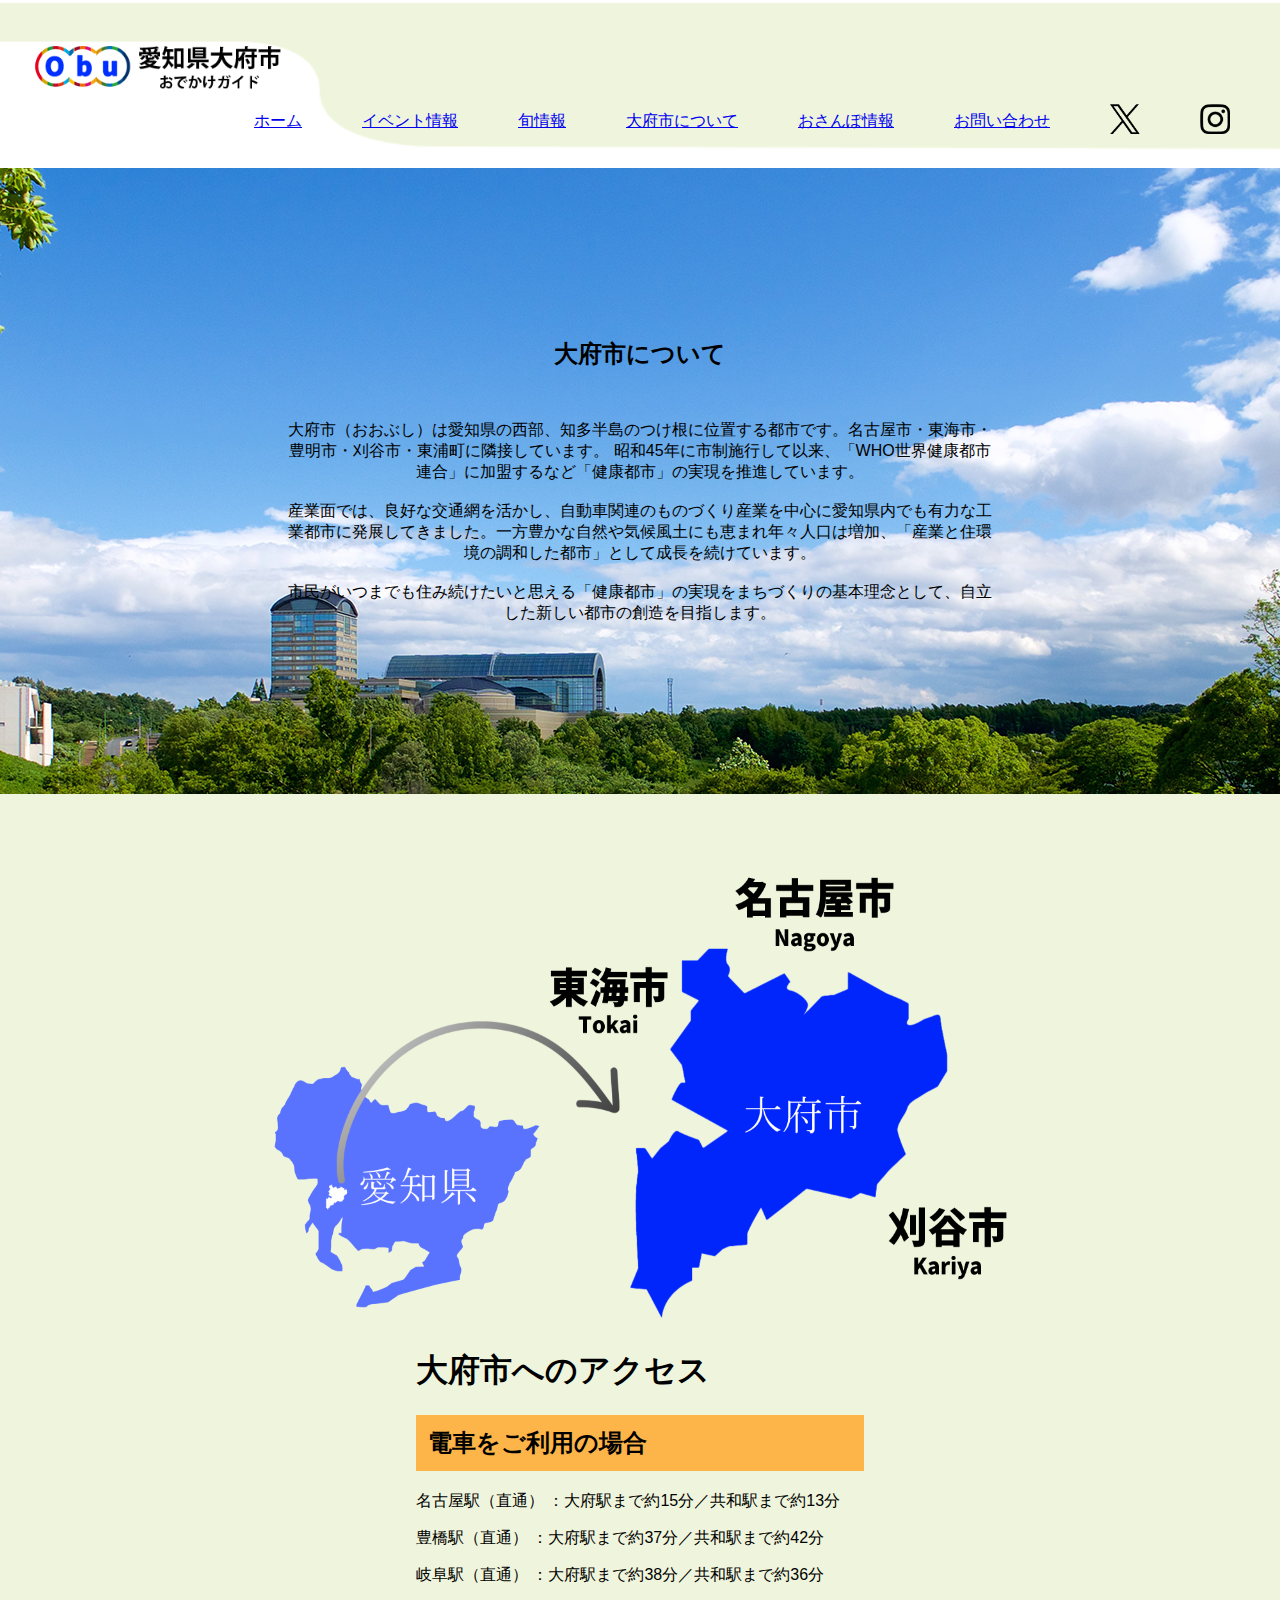
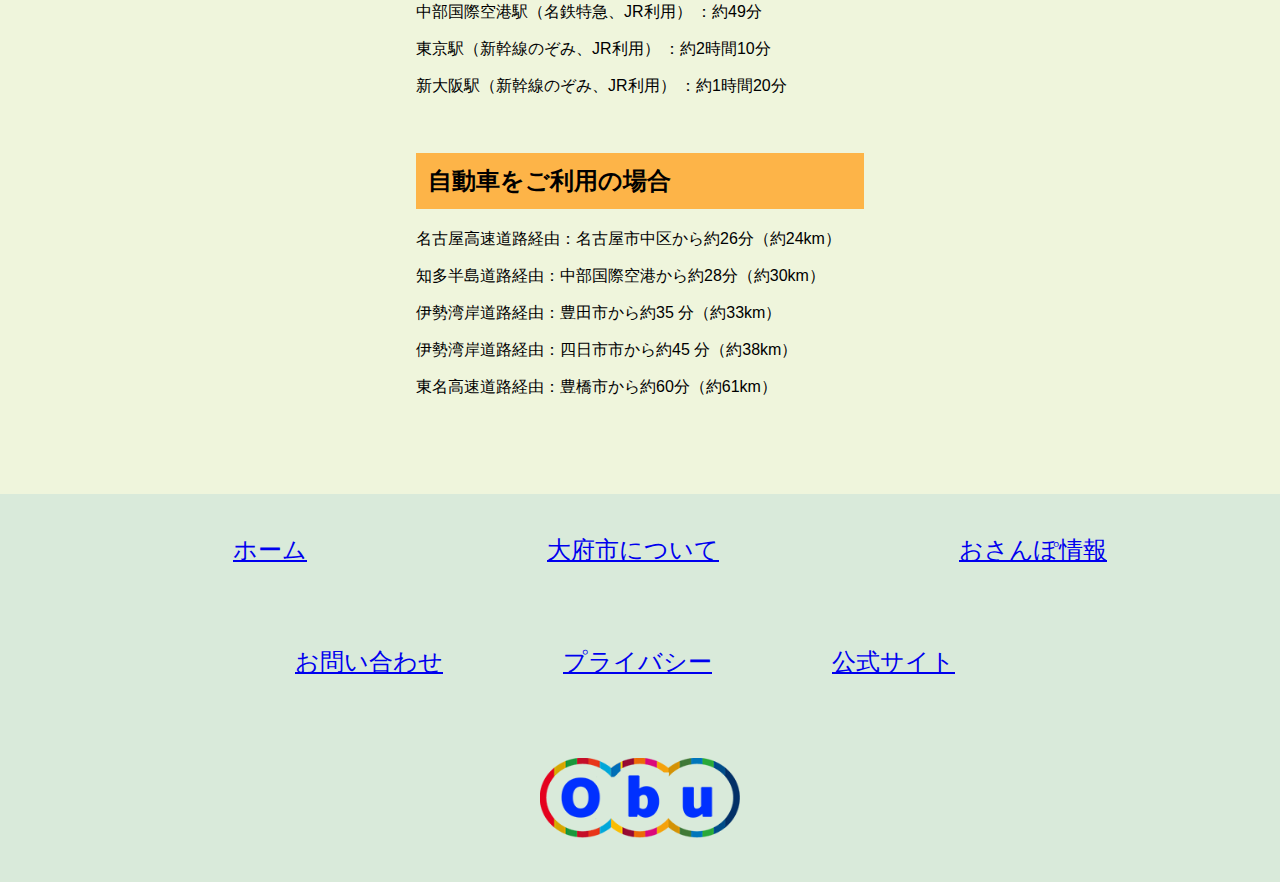
<file: obu_guide/obu-about.html>
<!DOCTYPE html>
<html>
<head>
  <title>大府市～お出かけガイド～</title>
  <meta charset="UTF-8">
  <meta name="description" content="大府市の魅力を紹介します。">
  <meta name="viewport" content="width=device-width, initial-scale=1.0">
  <link rel="stylesheet" href="style.css">  
</head>
<body>
  <header>
    <div class="header-background">
      <a href="index.html"><img id="header-logo" src="images/logo2.png" alt="トップページに戻る"></a> 
      <nav id="headNavi">
        <ul id="siteNavi"> 
          <li>
            <a class="header-content" href="index.html">ホーム</a>
          </li>
          <li>
            <a class="header-content" href="event-info.html">イベント情報</a>
          </li>
          <li>
            <a class="header-content" href="syun-info.html">旬情報</a>
          </li>
          <li>
            <a class="header-content" href="obu-about.html">大府市について</a>
          </li>
          <li>
            <a class="header-content" href="walk-info.html">おさんぽ情報</a>
          </li>
          <li>
            <a class="header-content" href="contact.html">お問い合わせ</a>
          </li>
        </ul>
        <ul id="socialNavi">
          <li>
            <a href="https://x.com/obu_city"><img class="header-content" src="images/x1.png" alt="x"></a>
          </li>
          <li>
            <a href="https://www.instagram.com/obu_city_official/"><img class="header-content" src="images/instagram1.png" alt="instagram"></a>
          </li>
        </ul>
      </nav>
    </div>
  </header>
  <main>
    <div id="obu-about1">
      <div>
        <h2 class="obu-title">大府市について</h2>
        <div id="obu-content">
          <p>大府市（おおぶし）は愛知県の西部、知多半島のつけ根に位置する都市です。名古屋市・東海市・豊明市・刈谷市・東浦町に隣接しています。
             昭和45年に市制施行して以来、「WHO世界健康都市連合」に加盟するなど「健康都市」の実現を推進しています。
            <br><br>
             産業面では、良好な交通網を活かし、自動車関連のものづくり産業を中心に愛知県内でも有力な工業都市に発展してきました。一方豊かな自然や気候風土にも恵まれ年々人口は増加、「産業と住環境の調和した都市」として成長を続けています。
            <br><br>
            市民がいつまでも住み続けたいと思える「健康都市」の実現をまちづくりの基本理念として、自立した新しい都市の創造を目指します。
            </p>
        </div>
      </div>
    </div>
    <div id="obu-about2">
      <img src="images/aichi_obu.png">
       <div id="obu-access">
        <h1>大府市へのアクセス</h1>
          <div class="obu-train">
            <h2>電車をご利用の場合</h2>
            <P>
                名古屋駅（直通） ：大府駅まで約15分／共和駅まで約13分
            </p>
            <p>
                豊橋駅（直通） ：大府駅まで約37分／共和駅まで約42分
            </p>
            <p>
                岐阜駅（直通） ：大府駅まで約38分／共和駅まで約36分
            </p>
            <p>
                中部国際空港駅（名鉄特急、JR利用） ：約49分
            </p>
            <p>
                東京駅（新幹線のぞみ、JR利用） ：約2時間10分
            </p>
            <p>
                新大阪駅（新幹線のぞみ、JR利用） ：約1時間20分
            </P>
          </div>
          <div>            
            <h2>自動車をご利用の場合</h2>
            <p>
                名古屋高速道路経由：名古屋市中区から約26分（約24km）
            </p>
            <p>
                知多半島道路経由：中部国際空港から約28分（約30km）
            </p>
            <p>
                伊勢湾岸道路経由：豊田市から約35 分（約33km）
            </p>
            <p>
                伊勢湾岸道路経由：四日市市から約45 分（約38km）
            </p>
            <p>
                東名高速道路経由：豊橋市から約60分（約61km）
            </p>
          </div>
       </div>
    </div>
  </main>
  <footer>
    <ul>
      <li class="footer-li1">
        <a href="index.html" class="footer-content1">ホーム</a>
      </li>
      <li class="footer-li1">
        <a href="obu-about.html" class="footer-content1">大府市について</a>
      </li>
      <li class="footer-li1">
        <a href="walk-info.html" class="footer-content1">おさんぽ情報</a>
      </li>
    </ul>
    <ul>
      <li class="footer-li2">
        <a href="index.html" class="footer-content1">お問い合わせ</a>
      </li>
      <li class="footer-li2">
        <a href="index.html" class="footer-content1">プライバシー</a>
      </li>
      <li class="footer-li2">
        <a href="index.html" class="footer-content1">公式サイト</a>
      </li>
    </ul>
      <img src="images/logo.png" alt="ロゴ">
  </footer>
</body>
</html>
</file>
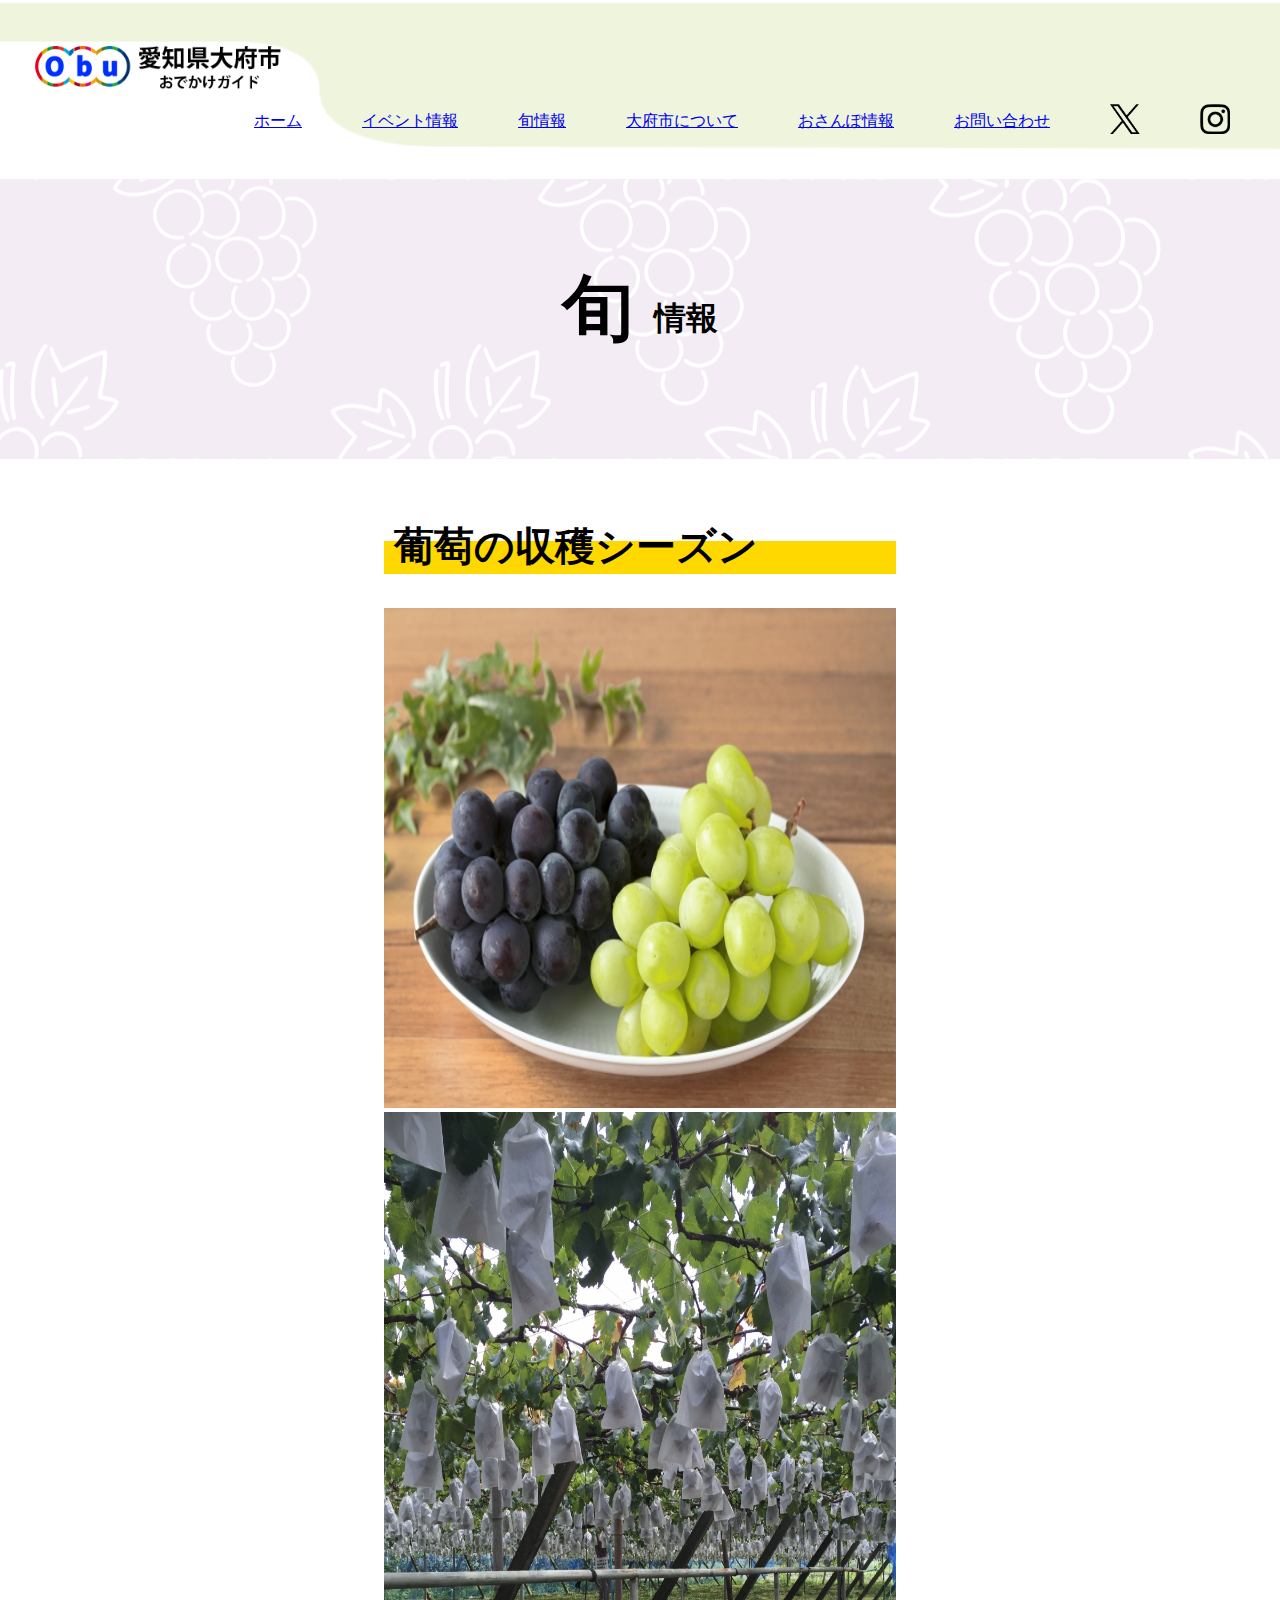
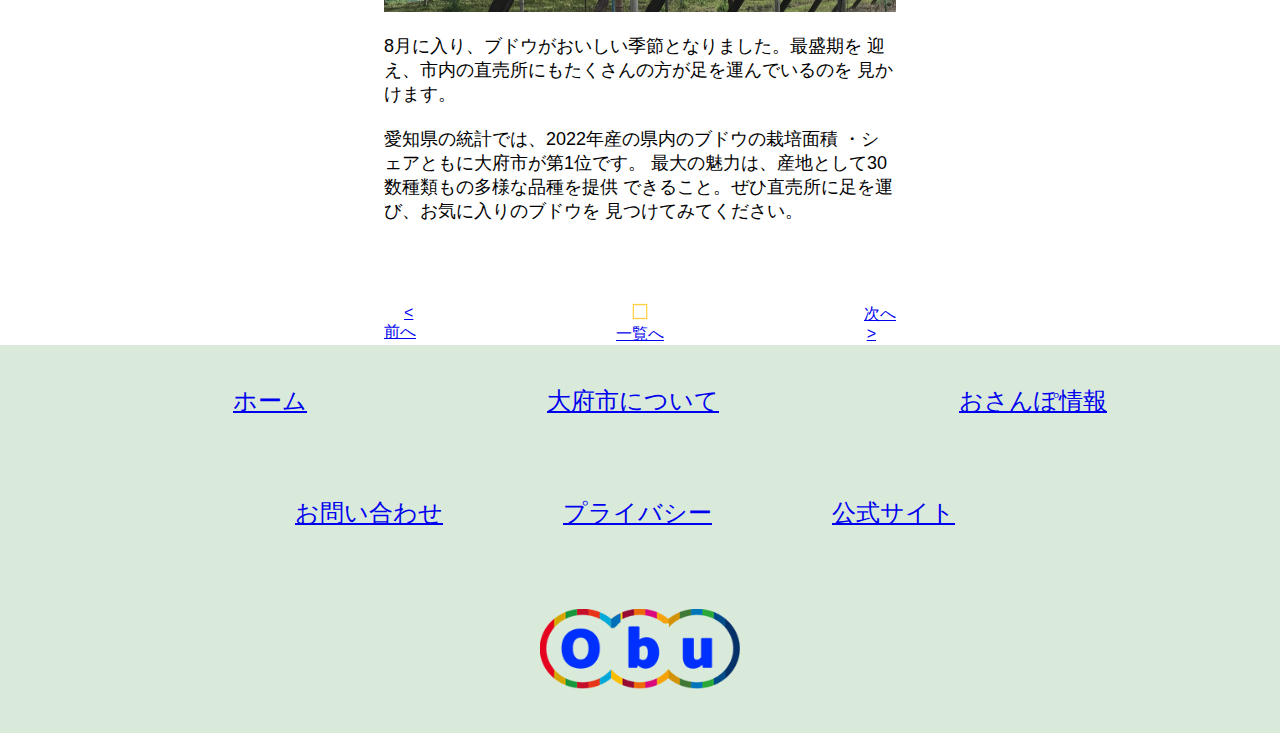
<file: obu_guide/syun-info.html>
<!DOCTYPE html>
<html>
<head>
  <title>大府市～お出かけガイド～</title>
  <meta charset="UTF-8">
  <meta name="description" content="大府市の魅力を紹介します。">
  <meta name="viewport" content="width=device-width, initial-scale=1.0">
  <link rel="stylesheet" href="style.css">  
</head>
<body>
  <header>
    <div class="header-background">
      <a href="index.html"><img id="header-logo" src="images/logo2.png" alt="トップページに戻る"></a> 
      <nav id="headNavi">
        <ul id="siteNavi"> 
          <li>
            <a class="header-content" href="index.html">ホーム</a>
          </li>
          <li>
            <a class="header-content" href="event-info.html">イベント情報</a>
          </li>
          <li>
            <a class="header-content" href="syun-info.html">旬情報</a>
          </li>
          <li>
            <a class="header-content" href="obu-about.html">大府市について</a>
          </li>
          <li>
            <a class="header-content" href="walk-info.html">おさんぽ情報</a>
          </li>
          <li>
            <a class="header-content" href="contact.html">お問い合わせ</a>
          </li>
        </ul>
        <ul id="socialNavi">
          <li>
            <a href="https://x.com/obu_city"><img class="header-content" src="images/x1.png" alt="x"></a>
          </li>
          <li>
            <a href="https://www.instagram.com/obu_city_official/"><img class="header-content" src="images/instagram1.png" alt="instagram"></a>
          </li>
        </ul>
      </nav>
    </div>
  </header>
  <main>
    <div class="syun_title">
     <h1><span>旬</span>情報</h1>
    </div>
    <div class="syun_content">
      <h2>葡萄の収穫シーズン</h2>
      <img src="images/grapes_real.jpg" alt="グレープ１">
      <img src="images/grapes_real_2.jpg" alt="グレープ２">
      <p>
        8月に入り、ブドウがおいしい季節となりました。最盛期を
        迎え、市内の直売所にもたくさんの方が足を運んでいるのを
        見かけます。<br><br>
        愛知県の統計では、2022年産の県内のブドウの栽培面積
        ・シェアともに大府市が第1位です。
        最大の魅力は、産地として30数種類もの多様な品種を提供
        できること。ぜひ直売所に足を運び、お気に入りのブドウを
        見つけてみてください。
      </p>
      <div class="syun-button">
        <div class="syun-button-front">
          <a href="syun-info2.html">< 前へ</a>
        </div>
        <div class="syun-button-list">
          <a href="syun-list.html"><img src="images/button.png" alt="一覧"><br>一覧へ</a>
        </div>
        <div class="syun-button-next">
          <a href="syun-info2.html">次へ ></a>
        </div>
      </div>
    </div>
  </main>
  <footer>
    <ul>
      <li class="footer-li1">
        <a href="index.html" class="footer-content1">ホーム</a>
      </li>
      <li class="footer-li1">
        <a href="obu-about.html" class="footer-content1">大府市について</a>
      </li>
      <li class="footer-li1">
        <a href="walk-info.html" class="footer-content1">おさんぽ情報</a>
      </li>
    </ul>
    <ul>
      <li class="footer-li2">
        <a href="index.html" class="footer-content1">お問い合わせ</a>
      </li>
      <li class="footer-li2">
        <a href="index.html" class="footer-content1">プライバシー</a>
      </li>
      <li class="footer-li2">
        <a href="index.html" class="footer-content1">公式サイト</a>
      </li>
    </ul>
      <img src="images/logo.png" alt="ロゴ">
  </footer>
</body>
</html>
</file>
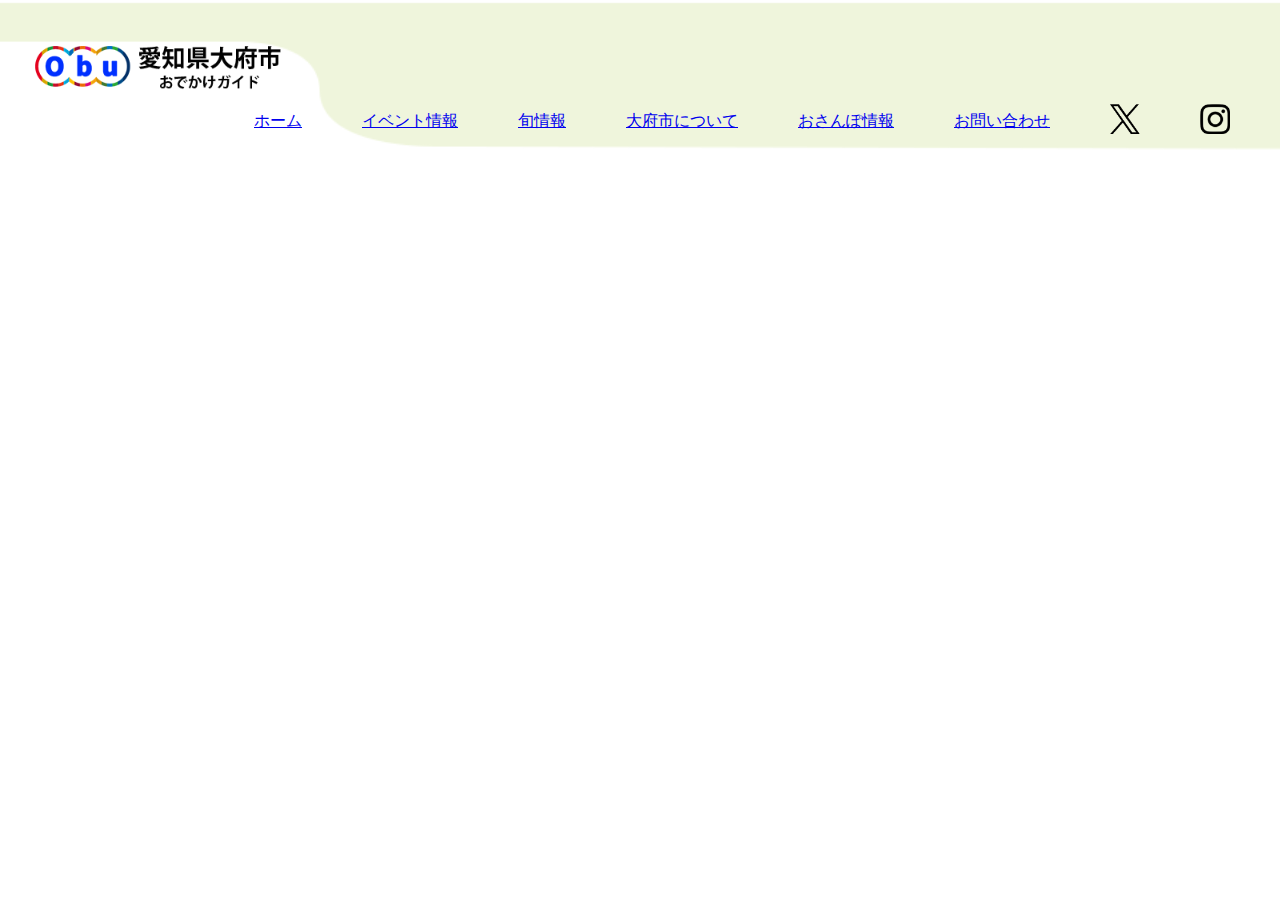
<file: obu_guide/syun-list.html>
<!DOCTYPE html>
<html>
<head>
  <title>大府市～お出かけガイド～</title>
  <meta charset="UTF-8">
  <meta name="description" content="大府市の魅力を紹介します。">
  <meta name="viewport" content="width=device-width, initial-scale=1.0">
  <link rel="stylesheet" href="style.css">  
</head>
<body>
  <header>
    <div class="header-background">
      <a href="index.html"><img id="header-logo" src="images/logo2.png" alt="トップページに戻る"></a> 
      <nav id="headNavi">
        <ul id="siteNavi"> 
          <li>
            <a class="header-content" href="index.html">ホーム</a>
          </li>
          <li>
            <a class="header-content" href="event-info.html">イベント情報</a>
          </li>
          <li>
            <a class="header-content" href="syun-info.html">旬情報</a>
          </li>
          <li>
            <a class="header-content" href="obu-about.html">大府市について</a>
          </li>
          <li>
            <a class="header-content" href="walk-info.html">おさんぽ情報</a>
          </li>
          <li>
            <a class="header-content" href="contact.html">お問い合わせ</a>
          </li>
        </ul>
        <ul id="socialNavi">
          <li>
            <a href="https://x.com/obu_city"><img class="header-content" src="images/x1.png" alt="x"></a>
          </li>
          <li>
            <a href="https://www.instagram.com/obu_city_official/"><img class="header-content" src="images/instagram1.png" alt="instagram"></a>
          </li>
        </ul>
      </nav>
    </div>
  </header>
  <main>
    
  </main>
</file>
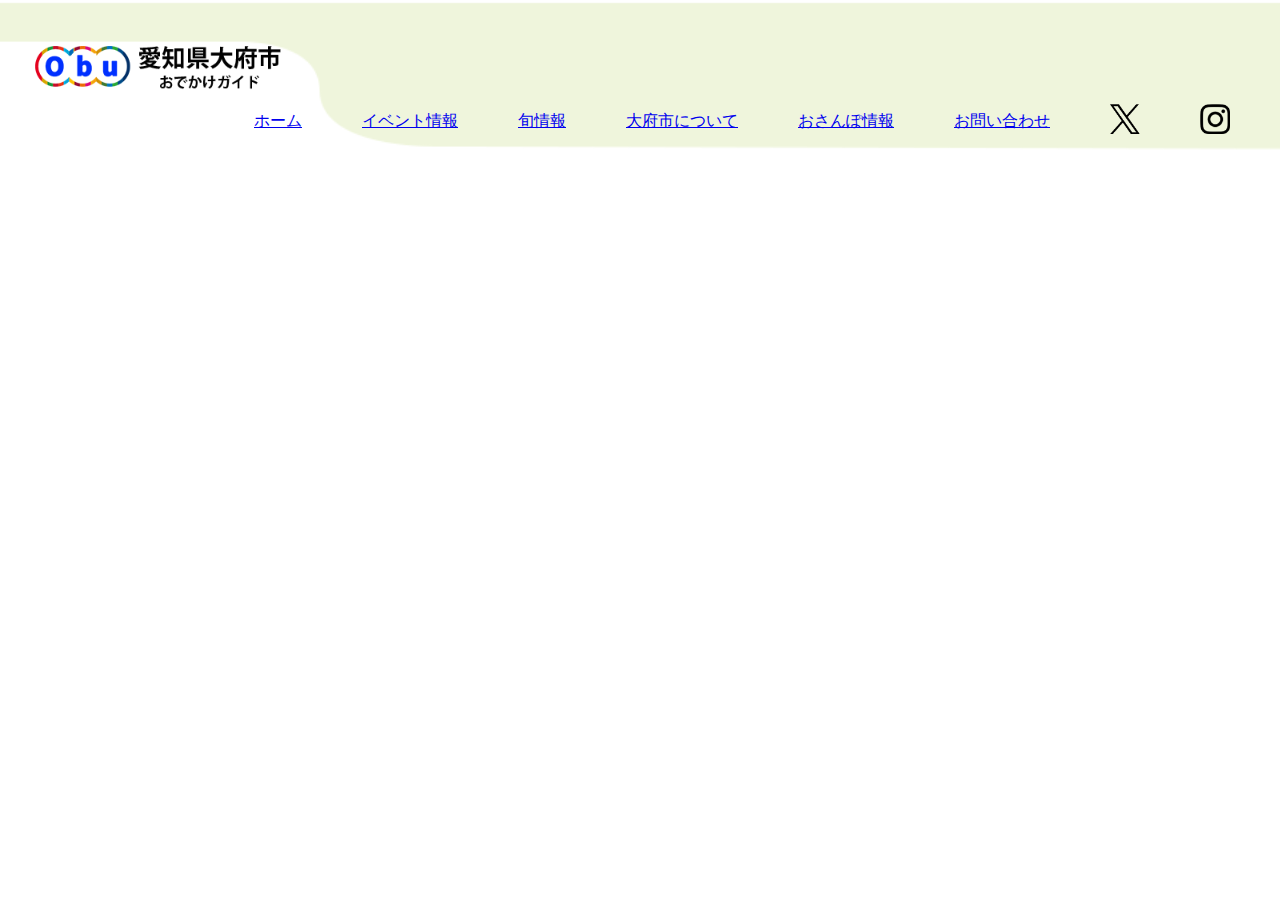
<file: obu_guide/walk-info.html>
<!DOCTYPE html>
<html>
<head>
  <title>大府市～お出かけガイド～</title>
  <meta charset="UTF-8">
  <meta name="description" content="大府市の魅力を紹介します。">
  <meta name="viewport" content="width=device-width, initial-scale=1.0">
  <link rel="stylesheet" href="style.css">  
</head>
<body>
  <header>
    <div class="header-background">
      <a href="index.html"><img id="header-logo" src="images/logo2.png" alt="トップページに戻る"></a> 
      <nav id="headNavi">
        <ul id="siteNavi"> 
          <li>
            <a class="header-content" href="index.html">ホーム</a>
          </li>
          <li>
            <a class="header-content" href="event-info.html">イベント情報</a>
          </li>
          <li>
            <a class="header-content" href="syun-info.html">旬情報</a>
          </li>
          <li>
            <a class="header-content" href="obu-about.html">大府市について</a>
          </li>
          <li>
            <a class="header-content" href="walk-info.html">おさんぽ情報</a>
          </li>
          <li>
            <a class="header-content" href="contact.html">お問い合わせ</a>
          </li>
        </ul>
        <ul id="socialNavi">
          <li>
            <a href="https://x.com/obu_city"><img class="header-content" src="images/x1.png" alt="x"></a>
          </li>
          <li>
            <a href="https://www.instagram.com/obu_city_official/"><img class="header-content" src="images/instagram1.png" alt="instagram"></a>
          </li>
        </ul>
      </nav>
    </div>
  </header>
</body>
</html>
</file>
<file: html-css-kadai_013/style.css>
/* PC、スマホ共通スタイル */
body {
  font-family: "Source Sans Pro", "Hiragino Kaku Gothic ProN", Meiryo, Arial,
    sans-serif;
}

p {
  font-size: 15px;
}

#main-visual>img {
  width: 100%;
}

/*================
PC用のスタイル 
=================*/
@media screen and (min-width: 768px) {
  /* 横幅設定 */
  body {
    max-width: 1080px;
    min-width: 960px;
    margin: 0 auto 0 auto;
  }

  /* ヘッダー */
  header {
    display: flex;
    justify-content: space-between;
  }

  #menu-sp {
    display: none;
  }

  #nav-sp {
    display: none;
  }

  /* ナビゲーションのレイアウト */
  #nav-pc {
    text-align: right;
    font-size: 14px;
    padding-top: 15px;
  }

  /* ナビゲーションのリンクの装飾設定 */
  #nav-pc>a {
    text-decoration: none;
    margin-left: 20px;
  }

  #nav-pc>a:link {
    color: #0d0d0d;
  }

  #nav-pc>a:visited {
    color: #0d0d0d;
  }

  #nav-pc>a:hover {
    color: #0d0d0d;
    text-decoration: underline;
  }

  #nav-pc>a:active {
    color: #0d0d0d;
  }
}

@media screen and (max-width: 767px){

  body {
    min-width: 375px;
    margin: 0;
  }

  #nav-pc {
    display: none;
  }

  #menu-sp {
    float: right;
    padding: 0;
  }

  #nav-sp {
    background-color: #ce933e;
    position: absolute;
    left: 0;
    top: 0;
    height: 100%;
    width: 100%;
    display: none;
    z-index: 100;
  }

  #close {
    position: absolute;
    top: 20px;
    right: 20px;
  }

  #logo-sp {
    margin: 80px 0px 30px 20px;
  }

  #nav-sp > a {
    display: block;
  }

  #nav-sp > a:link {
    color: #ffffff;
  }

  #nav-sp > a:visited {
    color: #ffffff;
  }

  #nav-sp > a:hover {
    color: #ffffff;
  }

  #nav-sp > a:hover {
    text-decoration: underline;
  }

  #nav-sp > a:active {
    color: #ffffff;
  }

  #nav-sp > .menu {
    text-decoration: none;
    display: block;
    margin: auto 20px;
    height: 44px;
    font-size: 16px;
    background-image: url("images/arrow.png");
    background-repeat: no-repeat;
    background-position: right top;
  }

}
</file>
<file: kadai_tutorial_output/style.css>
body {
  font-family: "Source Sans Pro", "Hiragino Kaku Gothic ProN", Meiryo, Arial, sans-serif;
}

p{
  font-size: 15px;
}

/*================
 PC用のスタイル 
=================*/
@media screen and (min-width: 768px) {
  /* 横幅設定 */
  body {
    max-width: 1080px;
    min-width: 960px;
    margin: 0 auto 0 auto;
  }
  
  /* ヘッダー */
  header {
    display: flex;
    justify-content: space-between;
  }

#nav-pc{
  font-size: 14px;
  padding-top: 15px;
}

#nav-pc> a {
  text-decoration: none;
  margin-left: 20px;
}

#nav-pc > a:link{
  color: #0d0d0d;
}

#nav-pc > a:visited{
  color: #0d0d0d;
}

#nav-pc > a:hover{
  color: #0d0d0d;
  text-decoration: underline;
}

#nav-pc > a:active{
  color: #0d0d0d;
}

/*スマホ用ナビの非表示*/
#nav-sp,
#menu-sp {
  display: none;
}

#main-visual{
  position: relative;
  height: 400px;
}

#main-message{
  position: absolute;
  top: 0;
  left: 0;
  background-color: #2710d5;
  color: #ffffff;
  border-radius: 0 0 476px 0;
  max-width: 620px;
  width: 100%;
  height: 100%;
  z-index: 11;
}

#main-message > h1 {
  font-size: 60px;
  font-weight: bold;
  margin: 100px 0 0 50px;
}

#main-message > p {
  font-size: 28px;
  margin: 0 0 0 50px;
}

#main-visual > img{
  max-width: 620px;
  border-radius: 476px 0 0 0;
  position: absolute;
  top: 0;
  right: 0;
  z-index: 10;
}

h2{
  margin: 40px 0 0 0;
}

h2::after{
  content: url("images/line.png");
  margin-left: 10px;
}

h3{
  font-size: 27px;
}

#mission{
  margin: 80px auto 80px auto;
  width: 100%;
}

#mission-flex{
  width: 100%;
  display: flex;
}

#mission-flex > div {
  width: 50%;
  margin: 20px;
}

#mission-photo {
  width: 100%;
}

#s2dgs {
  margin-top: 50px;
  width: 100%;
}

#product {
  background-color: #fafafa;
  margin: 80px 0 80px 0;
  padding: 10px 40px 0px 40px;
}

/* 外枠 */
#product > div {
  margin-top: 40px;
  display: flex;
}

/* 左のカラム */
#product-left {
  width: 50%;
  margin-right: 20px;
}

/* 右のカラム */
#product-right {
  width: 50%;
  margin-left: 20px;
  margin-top: 80px;
}

/* 画像＋説明の枠 */
#product-left > div {
  position: relative;
  height: 480px;
  margin-right: 20px;
}
#product-right > div {
  position: relative;
  height: 480px;
  margin-left: 20px;
}

.product-photo{
  width: 100%;
}

.product-explain {
  background-color: #ffffff;
  position: absolute;
  left: 0;
  top: 280px;
  margin: 0 40px 0 40px;
  padding: 20px;
  box-shadow: 5px 5px 10px rgba(0, 0, 0, 0.05);
}

/* 説明文の英語 */
.product-explain > span {
  color: #2710d5;
  font-weight: bold;
  font-size: 16px;
  margin: 0px;
}

/* 説明文の見出し */
.product-explain > h3 {
  font-size: 20px;
  margin: 5px 0 5px 0;
}

/* 説明文 */
.product-explain > p {
  font-size: 14px;
  margin: 0;
}

/* 「もっとみる」ボタン */
#product-more {
  margin: 0 auto -42px auto;
}

#aboutus {
  margin: 80px auto 80px auto;
}

/* 3つの組織文化と画像を入れる枠 */
#aboutus > div {
  display: flex;
}

.culture-img {
  width: 100%;
  align-self: flex-start;
}

.culture-img2 {
  margin-top: 50px;
  width: 100%;
}

.culture-table {
  margin-right: 50px;
}

.culture-num {
  font-size: 80px;
  color: #2710d5;
  margin: 0 20px 0 0;
}

.culture-en {
  color: #2710d5;
  font-weight: bold;
  font-size: 24px;
  display: block;
}

.culture-jp {
  font-size: 28px;
  font-weight: bold;
}

.culture-description {
  margin: 0;
}

 /* ビジョン */
 #vision {
  margin: 80px auto 80px auto;
}

/* セクション内の外枠 */
#vision > div {
  width: 100%;
  display: flex;
  justify-content: space-between;
  flex-wrap: wrap;
}

/* 7つの行動指針の枠 */
.vision-box {
  width: 300px;
  height: 300px;
  margin-bottom: 30px;
  position: relative;
}

.vision-box > img {
  width: 100%;
  height: auto;
  position: absolute;
  top: 0;
  left: 0;
  z-index: 30;
}

.vision-box > span {
  position: absolute;
  top: 0;
  left: 0;
  z-index: 31;
  margin-right: 20px;
}

.vision-box > span > h4 {
  color: #2710d5;
  font-size: 19px;
  margin: 80px 0 0 0;
}

.vision-box > span > h4::first-letter {
  font-size: 40px;
}

.vision-box > span > h5 {
  font-size: 20px;
  margin: 0 0 0 0;
}

.vision-box > span > p {
  margin: 10px 0 0 0;
}

#company {
  margin: 80px auto 80px auto;
}

#company-table {
  width: 100%;
}

.tableheader {
  text-align: left;
  padding: 20px;
  border-bottom-color: #2710d5;
  border-bottom-width: 1px;
  border-bottom-style: solid;
  width: 100px;
}

.tableheader-first {
  text-align: left;
  padding: 20px;
  border-bottom-color: #2710d5;
  border-bottom-width: 1px;
  border-bottom-style: solid;
  border-top-color: #2710d5;
  border-top-width: 1px;
  border-top-style: solid;
  width: 100px;
}

.cell {
  padding: 30px;
  border-bottom-color: #ececec;
  border-bottom-width: 1px;
  border-bottom-style: solid;
}

.cell-first {
  padding: 30px;
  border-bottom-color: #ececec;
  border-bottom-width: 1px;
  border-bottom-style: solid;
  border-top-color: #ececec;
  border-top-width: 1px;
  border-top-style: solid;
}

#company > iframe {
  width: 100%;
  height: 368px;
  margin-top: 40px;
}

#contact {
  margin: 80px auto 80px auto;
}

#contact > form > div {
  display: flex;
  flex-direction: row;
  flex-wrap: wrap;
  padding-bottom: 30px;
}

.contact-heading {
  width: 240px;
  align-self: center;
}

.contact-label {
  font-weight: bold;
}

.contact-span {
  color: #ce2222;
  margin: 0 0 0 20px;
  font-weight: bold;
}

.contact-textbox {
  border-top: 0px;
  border-left: 0px;
  border-right: 0px;
  border-bottom-width: 1px;
  border-bottom-color: #707070;
  border-bottom-style: solid;
  background-color: #fafafa;
  width: 400px;
  height: 56px;
}

/* お問い合わせ内容のテキストエリア */
.contact-textarea {
  border-top: 0px;
  border-left: 0px;
  border-right: 0px;
  border-bottom-width: 1px;
  border-bottom-color: #707070;
  border-bottom-style: solid;
  background-color: #fafafa;
  width: 400px;
  height: 200px;
}

details {
  width: 700px;
}

details > div {
  background-color: #fafafa;
  padding: 20px;
}

details > div > span {
  font-weight: bold;
}

footer {
  background-color: #0d0d0d;
  text-align: center;
  padding: 80px 80px 30px 80px;
}

#footer-logo {
  margin-bottom: 30px;
}

#footer-link {
  margin-bottom: 50px;
}

#footer-link > a {
  text-decoration: none;
  margin: 10px;
}

#footer-link > a:link {
  color: #ffffff;
}

#footer-link > a:hover {
  color: #ffffff;	      
  text-decoration: underline;
}	    

#footer-link > a:visited {
  color: #ffffff;
  text-decoration: underline;
}

#footer-link > a:active {
  color: #ffffff;
}

#sns-footer {
  text-align: left;
  width: 100%;
}

#sns-footer > a {
  margin-right: 30px;
}

#copyright {
  color: #ffffff;
  float: right;
}

#mission-main {
  height: 496px;
  width: 100%;
  background-image: url("images/mission/mission-main.png");
  background-repeat: no-repeat;
  background-position-y: center;
}

#mission-title {
  background-color: #2710d5;
  width: 368px;
  color: #ffffff;
  height: 496px;
  border-radius: 0 248px 248px 0;
  position: relative;
}

#mission-title > h1 {
  position: absolute;
  top: 0;
  left: 100px;
  font-size: 80px;
}

#mission-title > span {
  position: absolute;
  top: 200px;
  left: 100px;
  font-size: 26px;
}

#mission-title > div {
  position: absolute;
  top: 350px;
  left: 100px;
  font-size: 16px;
}

#mission-s2dgs {
  width: 100%;
  margin: 20px;
}

.mission-h2 {
  color: #2710d5;
  font-size: 40px;
}

.mission-h2::after {
  content: none;
}

#mission-5goals {
  margin: 20px;
  display: flex;
}

#mission-5goals > div {
  flex-grow: 1;
  padding: 20px;
}

#mission-5goals > div > div {
  margin-bottom: 40px;
}

.fivegoals-image-right {
  float: right;
  margin: 20px;
}

.fivegoals-image-left {
  float: left;
  margin: 20px;
}

.fivegoals-number {
  color: #2710d5;
  font-size: 48px;
  margin: 0;
}

.fivegoals-h3 {
  font-size: 28px;
  margin: 0;
}

.fivegoals-p {
  margin: 0;
}

#product-main {
  height: 496px;
  width: 100%;
  background-image: url("images/product/product-main.png");
  background-repeat: no-repeat;
  background-position-y: center;
}

#product-title {
  background-color: #2710d5;
  width: 368px;
  color: #ffffff;
  height: 496px;
  border-radius: 0 248px 248px 0;
  position: relative;
}

#product-title > h1 {
  position: absolute;
  top: 0;
  left: 100px;
  font-size: 80px;
}

#product-title > span {
  position: absolute;
  top: 200px;
  left: 100px;
  font-size: 26px;
}

#product-title > div {
  position: absolute;
  top: 350px;
  left: 100px;
  font-size: 16px;
}

.product-section1 {
  position: relative;
  margin: 20px;
  height: 340px;
}

.product-section1 > img {
  position: absolute;
  top: 0;
  left: 0;
  width: 450px;
  margin: 0 40px 30px 0;
  border-radius: 0 432px 0 0;
}

.product-section1 > div {
  position: absolute;
  top: 0;
  left: 480px;
}

.product-section2 {
  position: relative;
  margin: 20px;
  height: 340px;
}

.product-section2 > img {
  position: absolute;
  top: 0;
  right: 0;
  width: 450px;
  margin: 0 0 30px 40px;
  border-radius: 432px 0 0 0;
}

.product-section2 > div {
  width: 500px;
  position: absolute;
  top: 0;
  left: 0;
}

.product-h2 {
  color: #2710d5;
  font-size: 24px;
  margin: 0;
}

.product-h3 {
  font-size: 28px;
  margin: 0;
}

}

/*=====================
スマートフォン用のスタイル
======================*/
@media screen and (max-width: 767px){
  body {
    min-width: 375px;
    margin: 0;
  }

  #nav-pc {
    display: none;
  }

  #menu-sp {
    float: right;
    padding: 0;
  }

  /* スマホ用ナビゲーションの表示切替 */
   /* 初期状態、レイアウトと非表示設定 */
   #nav-sp {
    background-color: #2710d5;
    position: absolute;
    left: 0;
    top: 0;
    height: 100%;
    width: 100%;
    display: none;
    z-index: 100;
  }

  /* ×ボタン */
  #close {
    position: absolute;
    top: 20px;
    right: 20px;
  }

   /* ナビゲーションメニュー用ロゴ */
   #logo-sp {
    margin: 80px 0 30px 20px;
   }

   #nav-sp > a {
    display: block;
   }

   #nav-sp > a:link {
    color: #ffffff;
  }
  #nav-sp > a:visited {
    color: #ffffff;
  }
  #nav-sp > a:hover {
    color: #ffffff;
    text-decoration: underline;
  }
  #nav-sp > a:active {
    color: #ffffff;
  }
  #nav-sp > .menu {
    text-decoration: none;
    display: block;
    margin: 0 20px 0 20px;
    height: 44px;
    font-size: 16px;
    background-image: url("images/arrow.png");
    background-repeat: no-repeat;
    background-position: right top;
  }
   #sns {
    position: absolute;
     bottom: 20px;
     left: 20px;
   }
   
   #sns > a {
    margin-right: 30px;
  }

  /*メインビジュアル*/
  #main-visual {
    position: relative;
    height: 470px;
    width: 100%;
    overflow: hidden;
  }

  #main-visual > div {
    position: absolute;
    top: 0;
    left: 0;
    background-color: #2710d5;
    color: white;
    border-radius: 0 0 476px 0;
    text-align: center;
    height: 280px;
    width: 100%;
    z-index: 11;
  }

  #main-visual > div > h1 {
    font-size: 28px;
    margin: 90px 0 0 0;
  }

  #main-visual > div > p {
    margin: 0;
  }

  #main-visual > img {
    width: 100%;
    border-radius: 476px 0 0 0;
    z-index: 10;
    position: absolute;
    bottom: 0;
    right: 0;
  }

  h2::after {
    content: url("images/line.png");
    margin-left: 10px;
  }

  h3 {
    font-size: 24px;
    margin: 10px 0 0 0;
  }

  #mission {
    margin: 20px;
  }

  #mission-photo {
    width: 100%;
  }

  #s2dgs {
    width: 100%;
  }

  #product {
    background-color: #fafafa;
    padding: 10px;
  }

  #product h2 {
    margin-left: 20px;
  }

  #product-left,
  #product-right {
    margin-right: 20px;
    margin-left: 20px;
  }

  #product-left > div,
  #product-right > div  {
    position: relative;
    height: 540px;
  }

  .product-explain {
    background-color: #ffffff;
    position: absolute;
    left: 0;
    bottom: 50px;
    padding: 20px;
    box-shadow: 5px 5px 10px rgba(0, 0, 0, 0.05);
  }

  .product-explain > span {
    color: #2710d5;
    font-weight: bold;
    font-size: 16px;
    margin: 0px;
  }

  .product-explain > h3 {
    margin: 10px 0 10px 0;
  }

  .product-photo {
    width: 100%;
  }

  #product-more > img{
    margin: 0 0 -42px 20px;
  }

  #aboutus {
    margin: 80px 20px 80px 20px;
  }

  #aboutus > div {
    display: flex;
    flex-direction: column;
  }

  .culture-table {
    width: 100%;
    padding-right: 20px;
    order: 2;
  }

  .culture-img {
    width: 100%;
    order: 1;
  }

  .culture-img2 {
    width: 100%;
  }

  .culture-num {
    font-size: 80px;
    color: #2710d5;
  }

  .culture-en {
    color: #2710d5;
    font-weight: bold;
    font-size: 24px;
    display: block;
  }

  .culture-jp {
    display: block;
  }

  .culture-description {
    margin: 0;
  }

  #vision {
    margin: 80px 20px 80px 20px;
  }

  .vision-box {
    width: 300px;
    height: 300px;
    margin-bottom: 30px;
    position: relative;
  }

  .vision-box > img {
    width: 100%;
    height: auto;
    position: absolute;
    top: 0;
    left: 0;
    z-index: 30;
  }

  .vision-box > span {
    position: absolute;
    top: 0;
    left: 0;
    z-index: 31;
    margin-right: 20px;
  }

  .vision-box > span > h4 {
    color: #2710d5;
    font-size: 19px;
    margin: 60px 0 0 0;
  }

  .vision-box > span > h5 {
    font-size: 20px;
    margin: 0 0 0 0;
  }
  .vision-box > span > p {
    margin: 10px 0 0 0;
  }

  #company {
    margin: 0 20px 0 20px;
  }

  #company > h3 {
    margin-bottom: 20px;
  }

  #company > table {
    width: 100%;
  }

  .tableheader-first {
    text-align: left;
    padding: 20px;
    border-bottom-color: #2710d5;
    border-bottom-width: 1px;
    border-bottom-style: solid;
    border-top-color: #2710d5;
    border-top-width: 1px;
    border-top-style: solid;
    width: 50px;
  }

  .tableheader {
    text-align: left;
    padding: 20px;
    border-bottom-color: #2710d5;
    border-bottom-width: 1px;
    border-bottom-style: solid;
    width: 50px;
  }

  .cell {
    padding: 20px;
    border-bottom-color: #ececec;
    border-bottom-width: 1px;
    border-bottom-style: solid;
  }

  .cell-first {
    padding: 20px;
    border-bottom-color: #ececec;
    border-bottom-width: 1px;
    border-bottom-style: solid;
    border-top-color: #ececec;
    border-top-width: 1px;
    border-top-style: solid;
  }

  #company > iframe {
    width: 100%;
    height: 240px;
    margin: 40px 0 0 0;
  }

  #contact {
    margin: 80px 20px 80px 20px;
  }

  #contact > h3 {
    margin-bottom: 20px;
  }

  #contact > form > div {
    margin-bottom: 20px;
  }

  .contact-heading {
    margin-bottom: 20px;
  }

  .contact-label {
    font-weight: bold;
  }

  .contact-span {
    color: #ce2222;
    margin: 0 0 0 20px;
    font-weight: bold;
  }

  .contact-textbox{
    height: 56px;
    border-top: 0;
    border-left: 0;
    border-right: 0;
    background-color: #fafafa;
    border-bottom-color: #707070;
    border-bottom-width: 1px;
    border-style: solid;
    min-width: 300px;
    width: 100%;
  }

  .contact-textarea {
    height: 150px;
     border-top: 0;
     border-left: 0;
     border-right: 0;
     background-color: #fafafa;
     width: 100%;
  }

  .radiobutton {
    margin-bottom: 20px;
  }

  .radiobutton + label::after {
    content: "\A";
    white-space: pre;
  }

  footer {
    background-color: #0d0d0d;
    padding: 30px 20px 50px 20px;
  }

  #footer-logo {
    margin-bottom: 30px;
  }

  #footer-link {
    margin-bottom: 50px;
  }

  #footer-link > a {
    text-decoration: none;
    margin: 0 20px 30px 0;
    display: block;
    background-image: url("images/arrow.png");
    background-repeat: no-repeat;
    background-position: right top;
  }

  #footer-link > a:link {
    color: #ffffff;
  }

  #footer-link > a:visited {
    color: #ffffff;
  }

  #footer-link > a:hover {
    color: #ffffff;
    text-decoration: underline;
  }

  #footer-link > a:active {
    color: #ffffff;
  }

  #sns-footer > a {
    margin-right: 30px;
  }

  #copyright{
    font-size: 12px;
    display: block;
    margin-top: 30px;
    color: #ffffff;
  }

  #mission-main {
    height: 256px;
    width: 100%;
    background-image: url("images/mission/mission-main.png");
    background-repeat: no-repeat;
    background-position-y: center;
    background-size: auto 208px;
  }

  #mission-title {
    background-color: #2710d5;
    width: 136px;
    color: #ffffff;
    height: 256px;
    border-radius: 0 248px 248px 0;
    position: relative;
  }

  #mission-title > h1 {
    position: absolute;
    top: 0;
    left: 20px;
    font-size: 40px;
  }

  #mission-title > span {
    position: absolute;
    top: 110px;
    left: 20px;
    font-size: 18px;
  }

  #mission-title > div {
    position: absolute;
    top: 180px;
    left: 20px;
    font-size: 13px;
  }

  #mission-s2dgs {
    margin: 20px;
  }

  .mission-h2 {
    color: #2710d5;
    font-size: 38px;
    margin: 0px;
  }

  .mission-h2::after {
    content: none;
  }

  #mission-s2dgs > img {
    width: 100%;
  }

  #mission-5goals {
    margin: 20px;
  }

  #mission-5goals > div > div {
    margin-bottom: 40px;
  }

  #s2dgs-image {
    width: 100%;
  }

  .fivegoals-image-right {
    margin: 20px auto 20px auto;
    display: block;
  }

  .fivegoals-image-left {
    margin: 20px auto 20px auto;
    display: block;
  }

  .fivegoals-number {
    color: #2710d5;
    font-size: 48px;
    margin: 0;
  }

  .fivegoals-h3 {
    font-size: 28px;
    margin: 0;
  }

  .fivegoals-p {
    margin: 0;
  }

  #product-main {
    height: 256px;
    width: 100%;
    background-image: url("images/product/product-main.png");
    background-repeat: no-repeat;
    background-position-y: center;
    background-size: auto 208px;
  }

  #product-title {
    background-color: #2710d5;
    width: 136px;
    color: #ffffff;
    height: 256px;
    border-radius: 0 248px 248px 0;
    position: relative;
  }

  #product-title > h1 {
    position: absolute;
    top: 0;
    left: 20px;
    font-size: 40px;
  }

  #product-title > span {
    position: absolute;
    top: 110px;
    left: 20px;
    font-size: 18px;
  }

  #product-title > div {
    position: absolute;
    top: 180px;
    left: 20px;
    font-size: 13px;
  }

  .product-section1 {
    margin: 20px;
  }

  .product-section1 > img {
    width: 100%;
    border-radius: 0 300px 0 0;
  }

  .product-section2 {
    margin: 20px;
    display: flex;
    flex-direction: column;
  }

  .product-section2 > img {
    order: 1;
    width: 100%;
    border-radius: 300px 0 0 0;
  }

  .product-section2 > div {
    order: 2;
  }

  .product-h2 {
    color: #2710d5;
    font-size: 24px;
    margin: 0;
  }

  .product-h3 {
    font-size: 28px;
    margin: 0;
  }
}

#cases {
  margin: 40px auto;
  width: 100%;
}

ul{
  display: flex;
  list-style-type: none;
}

li{
  width: 33%;
  margin: 20px;
}

.case-card {
  background: #FFFFFF;
  min-height: 400px;
  box-shadow: 5px 5px 15px rgba(0, 0, 0, 0.2);
}

.case-img {
  width: 100%;
}

.case-info {
  padding: 10px 20px;
}

.case-name {
  color: #2710d5;
  font-size: 19px;
}

.case-content {
  font-size: 14px;
}
</file>
<file: obu_guide/style.css>
body {
  font-family: "Source Sans Pro", "Hiragino Kaku Gothic ProN", Meiryo, Arial, sans-serif;
  margin: 0;
  padding: 0;
  overflow-x: hidden;
  max-width: 1920px;
}

main {
  margin-top: 10px;
}

footer {
  background-color: #d9eada;
  text-align: center;
}

@media screen and (min-width:768px) {

.header-background {
  background-image: url('images/header1.png');
  background-size: cover;
  background-position: center;
  width: 100%;
  padding: 20px;
  display: flex;
  justify-content: space-between;
  align-items: center;
}

#header-logo {
  height: 80px; 
  position: relative;
  top: 10px;
}

#headNavi {
  display: flex;
  justify-content: center;
  align-items: center;
  width: 100%;
}

#siteNavi {
  width: 100%;
  display: flex;
  margin: 0;
  padding: 0;
  list-style-type: none;
  justify-content: right;
}

#socialNavi {
  display: flex;
  margin: 0 40px 0 0;
  padding: 0;
  list-style-type: none;
}

#socialNavi img {
  width: 30px;
  height: 30px;
}

.header-content {
  margin: 0 30px; /* マージンを減らしてコンパクトに */
}

.header-content img {
  height: 30px; /* 必要に応じてサイズを調整 */
}

.css-carousel-slider3 {
  width: 100%;
  overflow: hidden;
  position: relative;
  margin: 10px auto;
}

.css-carousel-slider3 img {
  width: 100%;
  height: auto;
  vertical-align: top;
}

/* スライド設定 */
.css-carousel-slider3 .slide-wrap {
  width: 300%;
  position: absolute;
  display: flex;
  top: 0;
  left: 0;
  z-index: 0;
  animation: css-carousel-slider3 15s infinite;
  animation-delay: 2s;
}
.css-carousel-slider3 .slide-wrap-main {
  width: 100%;
  z-index: 1;
  animation: css-carousel-slider-main3 15s infinite;
  animation-delay: 2s;
}
.css-carousel-slider3 .slide {
  width: 100%;
}

#logo3 {
  position: relative;
  top: -290px;
  height: 0px;
  text-align: center;
  margin: 0px auto;
  width: 100%;
}

#sponsor {
  height: 0px;
  text-align: right;
  margin: 0 15px;
}

#sponsor > p {
  color: white;
  text-align: right;
  position: relative;
  top: -60px;

}

/* スライダーアニメーションの設定 */
@keyframes css-carousel-slider3 {
  0% { transform: translateX(0); }

  27.3% { transform: translateX(calc(1 / 3 * -100%)); }
  33.3% { transform: translateX(calc(1 / 3 * -100%)); }

  60.6% { transform: translateX(calc(2 / 3 * -100%)); }
  66.6% { transform: translateX(calc(2 / 3 * -100%)); }

  94% { transform: translateX(calc(3 / 3 * -100%)); }
  100% { transform: translateX(calc(3 / 3 * -100%)); }
}

@keyframes css-carousel-slider-main3 {
  0% { transform: translateX(100%); }
  66.6% { transform: translateX(100%); }
  94% { transform: translateX(0%);}
}

article {
  display: flex;
  justify-content: center; /* 横方向の中央揃え */
  flex-wrap: wrap;
}

.info {
  flex-direction: row;
  display: flex;
  justify-content: center; /* Ensure items are centered */
  margin: 80px;
  width: 100%;
}

.info-event {
  word-wrap: break-word;
  text-align: center;
  padding-right: 15px;
  padding-left: 15px;
  background-image: url(images/green-back.png);
  background-repeat:no-repeat;
  background-position: center;
  background-size:contain; 
  width: 500px;
  height: 500px;
  display: flex;
  flex-direction: column;
  align-items: center; /* 横方向の中央揃え */
}

.info-content {
  max-width: 100%;
  position: relative;
  top: -70px;
}

.info-title1{
  font-size: 50px;
  position: relative;
  font-weight: bold;
  top: -5px;
}

.info-title-decoration1 {
  color: #f8b500;
}

.info-title-decoration2 {
  color: #0030ff;
}

.event-page p {
  width: 320px;
}

#aichi-image {
  width: 100%;
  text-align: right;
  height: 0px;
}

#aichi-image img {
  z-index: 20;
}

#walk-info {
  width: 100%;
  background-color: #eff5dc;
  margin: 0px auto;
  z-index: 10;
}

#SNS-guide {
  display: flex;
  justify-content: center;  /* 横方向の中央揃え */
  align-items: center;
  width: 100%;
}

#SNS-content1 {
  list-style-type: none;
  display: flex;
  justify-content: center;
  align-items: center;
  padding: 0;
}

.SNS-content2 {
  background-image: url(images/white-back.png);
  background-repeat:no-repeat;
  background-position: center;
  background-size:contain; 
  width: 150px;
  height: 150px;
  display: flex;
  align-items: center;
  justify-content: center;  /* 横方向の中央揃え */
  text-align: center;
  margin: 0 50px;
}

.walk-info-content {
  text-align: center;
  margin: 70px auto;
  width: 700px;
}

.info-post {
  display: flex;
  justify-content: left;
  border-top: 1px solid #dddbd4;
  border-bottom: 1px solid #dddbd4;
}

em {
  font-weight: bold;
  font-style: normal;
}

.info-post-content {
  font-size: 150%;
}

.walk-info-content > section {
  text-align: left;
}

footer > ul {
  list-style-type: none;
  display: flex;
  justify-content: center;
  margin: 0;
  padding: 0;
}

.footer-li1 {
  position: relative;
  left: 30px;
  margin: 40px 120px;
}

.footer-content1 {
  font-size: 24px;
}

.footer-li2 {
  position: relative;
  right: 15px;
  margin: 40px 60px;
}

footer > img {
  width: 200px;
  height: 80px;
  margin: 40px auto;
  padding: 0;
}

#obu-about1 {
  height: 626px;
  background-image: url(images/park.png);
  background-position: center;
  text-align: center;
  align-items: center;
  width: 100%;
}

#obu-about1 > div {
  text-align: center;
  padding-top: 150px; /* h2の上に60pxの余白を追加 */
  padding-bottom: 150px;
  height: 300px;
}

#obu-content {
  text-align: center;
  margin: 0 auto;
}

#obu-content > p {
  margin: 50px auto;
  width: 55%;
}

#obu-about2 {
  text-align: center;
  background-color: #eff5dc;
}

#obu-about2 > img {
  height: 450px;
  width: 800px;
  padding-top: 80px;
}

#obu-access {
  width: 35%;
  margin: 0 auto;
  padding-bottom: 80px;
}

#obu-access h1 {
  text-align: left;
}

#obu-access h2 {
  background-color: #fdb448;
  text-align: left;
  padding: 12px;
}

#obu-access p {
  list-style-type: none;
  text-align: left;
  font-size: 16px;
}

#obu-access li {
  text-align: left;
}

.obu-train {
  padding-bottom: 20px;
}

.syun_title {
  background-image: url(images/grapes_back.png);
  background-position: center;
  height: 280px;
  width: 100%;
}

.syun_title > h1 {
  height: 100%;
  width: 100%;
  display: flex;
  justify-content: center;
  text-align: center;
  align-items: center;
}

.syun_title span {
  font-size: 72px;
  margin-right: 20px;
  margin-bottom: 20px;
}

.syun_content {
  text-align: center;
  width: 40%;
  margin: 0 auto;
}

.syun_content > h2 {
  background: linear-gradient(transparent 40%, #ffd800 40%);
  text-align: left;
  padding-left: 10px;
  margin-top: 60px;
  font-size: 40px;
}

.syun_content > img {
  width: 100%;
  height: 500px;
}

.syun_content > p {
  text-align: left;
  font-size: 18px;
}

.syun-button {
  margin-top: 80px;
  width: 100%;
  text-align: center;
  align-items: center;
  display: flex;
  justify-content: center;
}

.syun-button-front > a {
  margin-left: 20px;
}

.syun-button img {
  width: 5%;
}

.syun-button-front {
  text-align: left;
  
}

.syun-button-list {
  text-align: center;
  margin: 0 auto;
}

.syun-button-next {
  text-align: right;
}

.syun-button-next > a {
  margin-right: 20px;
}

}

@media screen and (max-width: 1375px) {
  .header-background {
    display: inline-block;
  }
}

@media screen and (min-width: 1125px){
  #menu-sp {
    display: none;
  }
  
  #nav-sp {
    display: none;
  }
}

@media screen and (max-width: 1125px){
  #headNavi{
    display: none;
  }

  #menu-sp {
    float: right;
    padding: 0;
    margin-right: 20px;
  }

  #nav-sp {
    background-color: #eff5dc;
    position: absolute;
    left: 0;
    top: 0;
    height: 100%;
    width: 100%;
    display: none;
    z-index: 100;
  }

  #close {
    position: absolute;
    top: 20px;
    right: 20px;
  }

  #logo-sp {
    margin: 60px 0 30px 20px;
  }

  #nav-sp > a {
    display: block;
  }
  #nav-sp > a:link {
    color: #0030ff;
  }
  #nav-sp > a:visited {
    color: #0030ff;
  }
  #nav-sp > a:hover {
    color: #0030ff;
    text-decoration: underline;
  }
  #nav-sp > a:active {
    color: #0030ff;
  }
  #nav-sp > .menu {
    text-decoration: none;
    display: block;
    margin: 0 20px 0 20px;
    height: 44px;
    font-size: 16px;
    background-image: url("images/arrow.png");
    background-repeat: no-repeat;
    background-position: right top;
  }

  #sns a {
    margin-left: 20px;
  }

  .footer-li1 {
    margin: 40px 60px;
  }

  .footer-li2 {
    margin: 40px 30px;
  }

  #logo3 {
    transform: scale(0.75);
    margin-top: 100px;
  }
}

@media screen and (max-width: 768px){
  .css-carousel-slider3 {
    width: 100%;
  }

  .css-carousel-slider3 img {
    width: 100%;
  }

  /* スライド設定 */
  .css-carousel-slider3 .slide-wrap {
    width: 300%;
  }
  .css-carousel-slider3 .slide-wrap-main {
    width: 100%;
  }
  .css-carousel-slider3 .slide {
    width: 100%;
  }

  /* スライダーアニメーションの設定 */
  @keyframes css-carousel-slider3 {
    0% { transform: translateX(0); }
    33.33% { transform: translateX(calc(1 / 3 * -100%)); }
    66.66% { transform: translateX(calc(2 / 3 * -100%)); }
    100% { transform: translateX(calc(3 / 3 * -100%)); }
  }

  @keyframes css-carousel-slider-main3 {
    0% { transform: translateX(100%); }
    66.6% { transform: translateX(100%); }
    94% { transform: translateX(0%); }
  }
}
</file>
<file: socialtech-kadai_012/style.css>
body {
  font-family: "Source Sans Pro", "Hiragino Kaku Gothic ProN", Meiryo, Arial, sans-serif;
}

p{
  font-size: 15px;
}

/*================
 PC用のスタイル 
=================*/
  /* 横幅設定 */
  body {
    max-width: 1080px;
    min-width: 960px;
    margin: 0 auto 0 auto;
  }
  
  /* ヘッダー */
  header {
    display: flex;
    justify-content: space-between;
  }

#nav-pc{
  font-size: 14px;
  padding-top: 15px;
}

#nav-pc> a {
  text-decoration: none;
  margin-left: 20px;
}

#nav-pc > a:link{
  color: #0d0d0d;
}

#nav-pc > a:visited{
  color: #0d0d0d;
}

#nav-pc > a:hover{
  color: #0d0d0d;
  text-decoration: underline;
}

#nav-pc > a:active{
  color: #0d0d0d;
}

#main-visual{
  position: relative;
  height: 400px;
}

#main-message{
  position: absolute;
  top: 0;
  left: 0;
  background-color: #2710d5;
  color: #ffffff;
  border-radius: 0 0 476px 0;
  max-width: 620px;
  width: 100%;
  height: 100%;
  z-index: 11;
}

#main-message > h1 {
  font-size: 60px;
  font-weight: bold;
  margin: 100px 0 0 50px;
}

#main-message > p {
  font-size: 28px;
  margin: 0 0 0 50px;
}

#main-visual > img{
  max-width: 620px;
  border-radius: 476px 0 0 0;
  position: absolute;
  top: 0;
  right: 0;
  z-index: 10;
}

h2{
  margin: 40px 0 0 0;
}

h2::after{
  content: url("images/line.png");
  margin-left: 10px;
}

h3{
  font-size: 27px;
}

#mission{
  margin: 80px auto 80px auto;
  width: 100%;
}

#mission-flex{
  width: 100%;
  display: flex;
}

#mission-flex > div {
  width: 50%;
  margin: 20px;
}

#mission-photo {
  width: 100%;
}

#s2dgs {
  margin-top: 50px;
  width: 100%;
}

#product {
  background-color: #fafafa;
  margin: 80px 0 80px 0;
  padding: 10px 40px 0px 40px;
}

/* 外枠 */
#product > div {
  margin-top: 40px;
  display: flex;
}

/* 左のカラム */
#product-left {
  width: 50%;
  margin-right: 20px;
}

/* 右のカラム */
#product-right {
  width: 50%;
  margin-left: 20px;
  margin-top: 80px;
}

/* 画像＋説明の枠 */
#product-left > div {
  position: relative;
  height: 480px;
  margin-right: 20px;
}
#product-right > div {
  position: relative;
  height: 480px;
  margin-left: 20px;
}

.product-photo{
  width: 100%;
}

.product-explain {
  background-color: #ffffff;
  position: absolute;
  left: 0;
  top: 280px;
  margin: 0 40px 0 40px;
  padding: 20px;
  box-shadow: 5px 5px 10px rgba(0, 0, 0, 0.05);
}

/* 説明文の英語 */
.product-explain > span {
  color: #2710d5;
  font-weight: bold;
  font-size: 16px;
  margin: 0;
}

/* 説明文の見出し */
.product-explain > h3 {
  font-size: 20px;
  margin: 5px 0 5px 0;
}

/* 説明文 */
.product-explain > p {
  font-size: 14px;
  margin: 0;
}

/* 「もっとみる」ボタン */
#product-more {
  margin: 0 auto -42px auto;
}

#aboutus {
  margin: 80px auto 80px auto;
}

/* 3つの組織文化と画像を入れる枠 */
#aboutus > div {
  display: flex;
}

.culture-img{
  width: 100%;
  align-self: flex-start;
}

.culture-img2{
  margin-top: 50px;
  width: 100%;
}

.culture-table{
  margin-right: 50px;
}

.culture-num{
  font-size: 80px;
  color: #2710d5;
  margin: 0 20px 0 0;
}

.culture-en{
  color: #2710d5;
  font-weight: bold;
  font-size: 24px;
  display: block;
}

.culture-jp{
  font-size: 28px;
  font-weight: bold;
}

.culture-description{
  margin: 0;
}

 /* ビジョン */
 #vision {
  margin: 80px auto 80px auto;
}

/* セクション内の外枠 */
#vision > div {
  width: 100%;
  display: flex;
  justify-content: space-between;
  flex-wrap: wrap;
}

/* 7つの行動指針の枠 */
.vision-box {
  width: 300px;
  height: 300px;
  margin-bottom: 30px;
  position: relative;
}

.vision-box > img {
  width: 100%;
  height: auto;
  position: absolute;
  top: 0;
  left: 0;
  z-index: 30;
}

.vision-box > span {
  position: absolute;
  top: 0;
  left: 0;
  z-index: 31;
  margin-right: 20px;
}

.vision-box > span > h4 {
  color: #2710d5;
  font-size: 19px;
  margin: 80px 0 0 0;
}

.vision-box > span > h4::first-letter {
  font-size: 40px;
}

.vision-box > span > h5 {
  font-size: 20px;
  margin: 0 0 0 0;
}

.vision-box > span > p {
  margin: 10px 0 0 0;
}

#company {
  margin: 80px auto 80px auto;
}

#company-table {
  width: 100%;
}

.tableheader {
  text-align: left;
  padding: 20px;
  border-bottom-color: #2710d5;
  border-bottom-width: 1px;
  border-bottom-style: solid;
  width: 100px;
}

.tableheader-first {
  text-align: left;
  padding: 20px;
  border-bottom-color: #2710d5;
  border-bottom-width: 1px;
  border-bottom-style: solid;
  border-top-color: #2710d5;
  border-top-width: 1px;
  border-top-style: solid;
  width: 100px;
}

.cell {
  padding: 30px;
  border-bottom-color: #ececec;
  border-bottom-width: 1px;
  border-bottom-style: solid;
}

.cell-first {
  padding: 30px;
  border-bottom-color: #ececec;
  border-bottom-width: 1px;
  border-bottom-style: solid;
  border-top-color: #ececec;
  border-top-width: 1px;
  border-top-style: solid;
}

#company > iframe {
  width: 100%;
  height: 368px;
  margin-top: 40px;
}

#contact {
  margin: 80px auto 80px auto;
}

#contact > form > div {
  display: flex;
  flex-direction: row;
  flex-wrap: wrap;
  padding-bottom: 30px;
}

.contact-heading {
  width: 240px;
  align-self: center;
}

.contact-label {
  font-weight: bold;
}

.contact-span {
  color: #ce2222;
  margin: 0 0 0 20px;
  font-weight: bold;
}

.contact-textbox {
  border-top: 0;
  border-left: 0;
  border-right: 0;
  border-bottom-width: 1px;
  border-bottom-color: #707070;
  border-bottom-style: solid;
  background-color: #fafafa;
  width: 400px;
  height: 56px;
}

/* お問い合わせ内容のテキストエリア */
.contact-textarea {
  border-top: 0;
  border-left: 0;
  border-right: 0;
  border-bottom-width: 1px;
  border-bottom-color: #707070;
  border-bottom-style: solid;
  background-color: #fafafa;
  width: 400px;
  height: 200px;
}

details {
  width: 700px;
}

details > div {
  background-color: #fafafa;
  padding: 20px;
}

details > div > span {
  font-weight: bold;
}

footer {
  background-color: #0d0d0d;
  text-align: center;
  padding: 80px 80px 30px 80px;
}

#footer-logo {
  margin-bottom: 30px;
}

#footer-link {
  margin-bottom: 50px;
}

#footer-link > a {
  text-decoration: none;
  margin: 10px;
}

#footer-link > a:link {
  color: #ffffff;
}

#footer-link > a:visited {
  color: #ffffff;
  text-decoration: underline;
}

#footer-link > a:active {
  color: #ffffff;
}

#sns-footer {
  text-align: left;
  width: 100%;
}

#sns-footer > a {
  margin-right: 30px;
}

#copyright {
  color: #ffffff;
  float: right;
}

#cases {
  margin: 40px auto;
  width: 100%;
}

ul{
  display: flex;
  list-style-type: none;
}

li{
  width: 33%;
  margin: 20px;
}

.case-card {
  background: #FFFFFF;
  min-height: 400px;
  box-shadow: 5px 5px 15px rgba(0, 0, 0, 0.2);
}

.case-img {
  width: 100%;
}

.case-info {
  padding: 10px 20px;
}

.case-name {
  color: #2710d5;
  font-size: 19px;
}

.case-content {
  font-size: 14px;
}
</file>
<file: kadai_014/style.css>
html{
  font-size: 20px;
}

body{
  font-family: "Arial","Meiryo",sans-serif;
  text-align: center;
}

h1{
  font-family: "Josefin Sans", sans-serif;
  font-optical-sizing: auto;
  font-weight: 400;
  font-style: normal;
  font-size: 2rem;
  letter-spacing: 1.2em;
  text-shadow: 2px 2px 3px rgb(184, 182, 87);
  
}

.line{
  border-bottom: 3px solid rgb(115, 115, 114);
}

.text-color1{
  color: skyblue;
}

.text-color2{
  color: rgb(255, 192, 203);
}

#basic{
  font-weight: bold;
}
</file>
<file: kadai_018/style.css>
#top{
  width: 800px;
  background-color: #dcc9f4;
  margin: 20px auto;
  text-align: center;
}

.top-child{
  width: 20%;
  background-color: #ffd9df;
  display: inline-block;
}

#middle{
  position: relative;
  width: 800px;
  height: 800px;
  margin: 20px auto;
  background-color: #ffd9df;
}

#middle-child01{
  position: absolute;
  top: 100px;
  left: 100px;
  width: 200px;
  height: 200px;
  background-color: #87ceeb;
}

#middle-child02{
  position: absolute;
  top: 300px;
  left: 300px;
  width: 200px;
  height: 200px;
  background-color: #87ceeb;
}

#middle-child03{
  position: absolute;
  top: 500px;
  left: 500px;
  width: 200px;
  height: 200px;
  background-color: #87ceeb;
}

#bottom{
  width: 800px;
  height: 300px;
  margin: 0 auto;
  background-color: #87ceeb;
}

#bottom-child01{
  width: 400px;
  height: 100px;
  background-color: #e5dcf0;
}

#bottom-child02{
  position: relative;
  left: 200px;
  width: 400px;
  height: 100px;
  background-color: #e5dcf0;
}

#bottom-child03{
  position: relative;
  left: 400px;
  width: 400px;
  height: 100px;
  background-color: #e5dcf0;
}
</file>
<file: kadai_022/style.css>
header{
  margin-bottom: 20px;
  background-color: rgb(244,79,79);
  text-align: center;
}

h1{
  color: rgb(255,255,255);
  margin: 0;
}

#parent{
  display: flex;
  justify-content: space-between;
}

.contents{
  border: 3px solid rgb(238,204,204);
  flex-basis: 25%;
  padding: 10px 15px;
  margin: 20px 0;
  text-align: center;
}

h2{
  font-size: 25px;
  border-bottom: 3px dotted rgb(236,122,122);
}

h2::before{
  content: "●";
  color: rgb(239, 111, 139);
}

.contents p:nth-of-type(2)::first-letter{
  font-weight: bold;
  color: rgb(97, 206, 249);
}

img{
  margin: 10px 0;
  width: 70%;
}

main{
  margin: 10px;
}

p{
  margin: 0;
}

body{
  margin: 0;
}

footer{
  background-color: rgb(244, 79, 79);
  text-align: center;
}

a{
  color: rgb(255, 255, 255);
}

a:visited{
  color: rgb(193, 234, 251);
}

a:hover{
  color: rgb(245, 178, 168);
}

@media screen and (max-width: 768px) {
  #parent{
    display: block;
  }

  h2{
    font-size: 30px;
  }

  p{
    font-size: 25px;
  }
}
</file>
